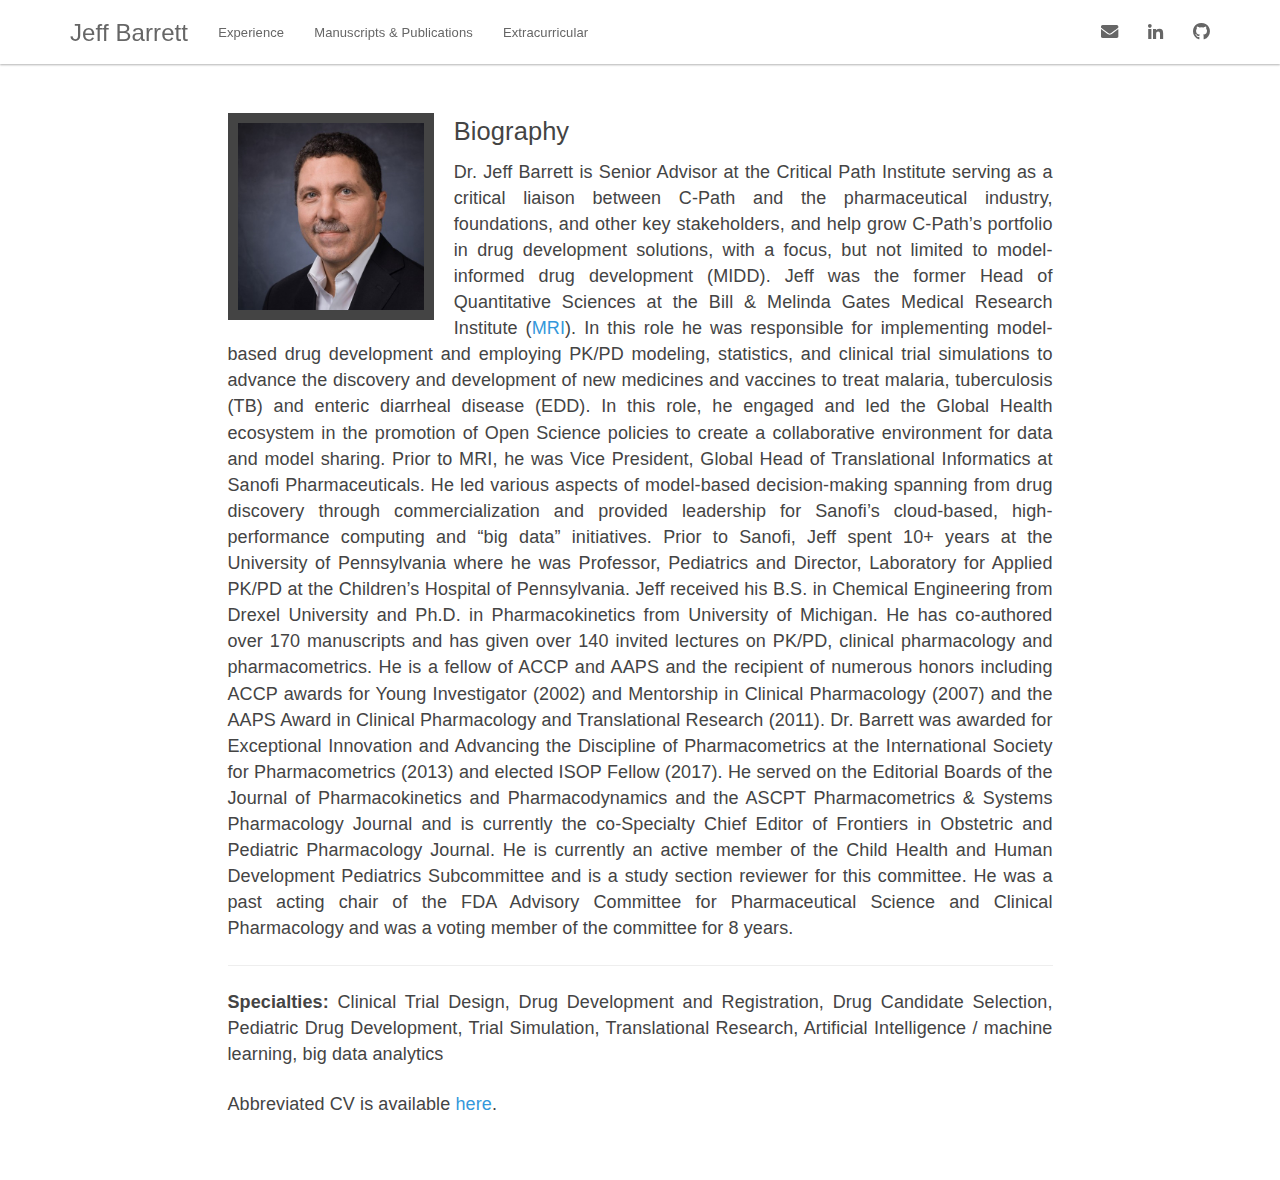
<file: index.html>
<!DOCTYPE html>

<html>

<head>

<meta charset="utf-8" />
<meta name="generator" content="pandoc" />
<meta http-equiv="X-UA-Compatible" content="IE=EDGE" />




<title>index.utf8</title>

<script src="site_libs/jquery-1.11.3/jquery.min.js"></script>
<meta name="viewport" content="width=device-width, initial-scale=1" />
<link href="site_libs/bootstrap-3.3.5/css/paper.min.css" rel="stylesheet" />
<script src="site_libs/bootstrap-3.3.5/js/bootstrap.min.js"></script>
<script src="site_libs/bootstrap-3.3.5/shim/html5shiv.min.js"></script>
<script src="site_libs/bootstrap-3.3.5/shim/respond.min.js"></script>
<script src="site_libs/navigation-1.1/tabsets.js"></script>
<link href="site_libs/highlightjs-9.12.0/default.css" rel="stylesheet" />
<script src="site_libs/highlightjs-9.12.0/highlight.js"></script>
<link href="site_libs/font-awesome-5.1.0/css/all.css" rel="stylesheet" />
<link href="site_libs/font-awesome-5.1.0/css/v4-shims.css" rel="stylesheet" />

<style type="text/css">code{white-space: pre;}</style>
<style type="text/css">
  pre:not([class]) {
    background-color: white;
  }
</style>
<script type="text/javascript">
if (window.hljs) {
  hljs.configure({languages: []});
  hljs.initHighlightingOnLoad();
  if (document.readyState && document.readyState === "complete") {
    window.setTimeout(function() { hljs.initHighlighting(); }, 0);
  }
}
</script>



<style type="text/css">
h1 {
  font-size: 34px;
}
h1.title {
  font-size: 38px;
}
h2 {
  font-size: 30px;
}
h3 {
  font-size: 24px;
}
h4 {
  font-size: 18px;
}
h5 {
  font-size: 16px;
}
h6 {
  font-size: 12px;
}
.table th:not([align]) {
  text-align: left;
}
</style>

<link rel="stylesheet" href="www/css/modest.css" type="text/css" />



<style type = "text/css">
.main-container {
  max-width: 940px;
  margin-left: auto;
  margin-right: auto;
}
code {
  color: inherit;
  background-color: rgba(0, 0, 0, 0.04);
}
img {
  max-width:100%;
}
.tabbed-pane {
  padding-top: 12px;
}
.html-widget {
  margin-bottom: 20px;
}
button.code-folding-btn:focus {
  outline: none;
}
summary {
  display: list-item;
}
</style>


<style type="text/css">
/* padding for bootstrap navbar */
body {
  padding-top: 64px;
  padding-bottom: 40px;
}
/* offset scroll position for anchor links (for fixed navbar)  */
.section h1 {
  padding-top: 69px;
  margin-top: -69px;
}
.section h2 {
  padding-top: 69px;
  margin-top: -69px;
}
.section h3 {
  padding-top: 69px;
  margin-top: -69px;
}
.section h4 {
  padding-top: 69px;
  margin-top: -69px;
}
.section h5 {
  padding-top: 69px;
  margin-top: -69px;
}
.section h6 {
  padding-top: 69px;
  margin-top: -69px;
}
.dropdown-submenu {
  position: relative;
}
.dropdown-submenu>.dropdown-menu {
  top: 0;
  left: 100%;
  margin-top: -6px;
  margin-left: -1px;
  border-radius: 0 6px 6px 6px;
}
.dropdown-submenu:hover>.dropdown-menu {
  display: block;
}
.dropdown-submenu>a:after {
  display: block;
  content: " ";
  float: right;
  width: 0;
  height: 0;
  border-color: transparent;
  border-style: solid;
  border-width: 5px 0 5px 5px;
  border-left-color: #cccccc;
  margin-top: 5px;
  margin-right: -10px;
}
.dropdown-submenu:hover>a:after {
  border-left-color: #ffffff;
}
.dropdown-submenu.pull-left {
  float: none;
}
.dropdown-submenu.pull-left>.dropdown-menu {
  left: -100%;
  margin-left: 10px;
  border-radius: 6px 0 6px 6px;
}
</style>

<script>
// manage active state of menu based on current page
$(document).ready(function () {
  // active menu anchor
  href = window.location.pathname
  href = href.substr(href.lastIndexOf('/') + 1)
  if (href === "")
    href = "index.html";
  var menuAnchor = $('a[href="' + href + '"]');

  // mark it active
  menuAnchor.parent().addClass('active');

  // if it's got a parent navbar menu mark it active as well
  menuAnchor.closest('li.dropdown').addClass('active');
});
</script>

<!-- tabsets -->

<style type="text/css">
.tabset-dropdown > .nav-tabs {
  display: inline-table;
  max-height: 500px;
  min-height: 44px;
  overflow-y: auto;
  background: white;
  border: 1px solid #ddd;
  border-radius: 4px;
}

.tabset-dropdown > .nav-tabs > li.active:before {
  content: "";
  font-family: 'Glyphicons Halflings';
  display: inline-block;
  padding: 10px;
  border-right: 1px solid #ddd;
}

.tabset-dropdown > .nav-tabs.nav-tabs-open > li.active:before {
  content: "&#xe258;";
  border: none;
}

.tabset-dropdown > .nav-tabs.nav-tabs-open:before {
  content: "";
  font-family: 'Glyphicons Halflings';
  display: inline-block;
  padding: 10px;
  border-right: 1px solid #ddd;
}

.tabset-dropdown > .nav-tabs > li.active {
  display: block;
}

.tabset-dropdown > .nav-tabs > li > a,
.tabset-dropdown > .nav-tabs > li > a:focus,
.tabset-dropdown > .nav-tabs > li > a:hover {
  border: none;
  display: inline-block;
  border-radius: 4px;
  background-color: transparent;
}

.tabset-dropdown > .nav-tabs.nav-tabs-open > li {
  display: block;
  float: none;
}

.tabset-dropdown > .nav-tabs > li {
  display: none;
}
</style>

<!-- code folding -->




</head>

<body>


<div class="container-fluid main-container">




<div class="navbar navbar-default  navbar-fixed-top" role="navigation">
  <div class="container">
    <div class="navbar-header">
      <button type="button" class="navbar-toggle collapsed" data-toggle="collapse" data-target="#navbar">
        <span class="icon-bar"></span>
        <span class="icon-bar"></span>
        <span class="icon-bar"></span>
      </button>
      <a class="navbar-brand" href="index.html">Jeff Barrett</a>
    </div>
    <div id="navbar" class="navbar-collapse collapse">
      <ul class="nav navbar-nav">
        <li>
  <a href="experience.html">Experience</a>
</li>
<li>
  <a href="research.html">Manuscripts &amp; Publications</a>
</li>
<li>
  <a href="extracurricular.html">Extracurricular</a>
</li>
      </ul>
      <ul class="nav navbar-nav navbar-right">
        <li>
  <a href="contact.html">
    <span class="fa fa-envelope fa-lg"></span>
     
  </a>
</li>
<li>
  <a href="https://www.linkedin.com/in/jeff-barrett-ba30527/">
    <span class="fa fa-linkedin fa-lg"></span>
     
  </a>
</li>
<li>
  <a href="https://github.com/JeffBarrett15">
    <span class="fa fa-github fa-lg"></span>
     
  </a>
</li>
      </ul>
    </div><!--/.nav-collapse -->
  </div><!--/.container -->
</div><!--/.navbar -->

<div class="fluid-row" id="header">




</div>


<p><br></p>
<p><img src="www/images/FB_profile.jpg" style="width:25%; border:10px solid; margin-right: 20px" align="left"></p>
<div id="biography" class="section level4">
<h4>Biography</h4>
<p>Dr. Jeff Barrett is Senior Advisor at the Critical Path Institute serving as a critical liaison between C-Path and the pharmaceutical industry, foundations, and other key stakeholders, and help grow C-Path’s portfolio in drug development solutions, with a focus, but not limited to model-informed drug development (MIDD). Jeff was the former Head of Quantitative Sciences at the Bill &amp; Melinda Gates Medical Research Institute (<a href="https://www.gatesmri.org/">MRI</a>). In this role he was responsible for implementing model-based drug development and employing PK/PD modeling, statistics, and clinical trial simulations to advance the discovery and development of new medicines and vaccines to treat malaria, tuberculosis (TB) and enteric diarrheal disease (EDD). In this role, he engaged and led the Global Health ecosystem in the promotion of Open Science policies to create a collaborative environment for data and model sharing. Prior to MRI, he was Vice President, Global Head of Translational Informatics at Sanofi Pharmaceuticals. He led various aspects of model-based decision-making spanning from drug discovery through commercialization and provided leadership for Sanofi’s cloud-based, high-performance computing and “big data” initiatives. Prior to Sanofi, Jeff spent 10+ years at the University of Pennsylvania where he was Professor, Pediatrics and Director, Laboratory for Applied PK/PD at the Children’s Hospital of Pennsylvania. Jeff received his B.S. in Chemical Engineering from Drexel University and Ph.D. in Pharmacokinetics from University of Michigan. He has co-authored over 170 manuscripts and has given over 140 invited lectures on PK/PD, clinical pharmacology and pharmacometrics. He is a fellow of ACCP and AAPS and the recipient of numerous honors including ACCP awards for Young Investigator (2002) and Mentorship in Clinical Pharmacology (2007) and the AAPS Award in Clinical Pharmacology and Translational Research (2011). Dr. Barrett was awarded for Exceptional Innovation and Advancing the Discipline of Pharmacometrics at the International Society for Pharmacometrics (2013) and elected ISOP Fellow (2017). He served on the Editorial Boards of the Journal of Pharmacokinetics and Pharmacodynamics and the ASCPT Pharmacometrics &amp; Systems Pharmacology Journal and is currently the co-Specialty Chief Editor of Frontiers in Obstetric and Pediatric Pharmacology Journal. He is currently an active member of the Child Health and Human Development Pediatrics Subcommittee and is a study section reviewer for this committee. He was a past acting chair of the FDA Advisory Committee for Pharmaceutical Science and Clinical Pharmacology and was a voting member of the committee for 8 years.</p>
<hr>
<p><strong>Specialties:</strong> Clinical Trial Design, Drug Development and Registration, Drug Candidate Selection, Pediatric Drug Development, Trial Simulation, Translational Research, Artificial Intelligence / machine learning, big data analytics</p>
<p>Abbreviated CV is available <a href="files/Resume_new.pdf">here</a>.</p>
</div>




</div>

<script>

// add bootstrap table styles to pandoc tables
function bootstrapStylePandocTables() {
  $('tr.header').parent('thead').parent('table').addClass('table table-condensed');
}
$(document).ready(function () {
  bootstrapStylePandocTables();
});


</script>

<!-- tabsets -->

<script>
$(document).ready(function () {
  window.buildTabsets("TOC");
});

$(document).ready(function () {
  $('.tabset-dropdown > .nav-tabs > li').click(function () {
    $(this).parent().toggleClass('nav-tabs-open')
  });
});
</script>

<!-- code folding -->


<!-- dynamically load mathjax for compatibility with self-contained -->
<script>
  (function () {
    var script = document.createElement("script");
    script.type = "text/javascript";
    script.src  = "https://mathjax.rstudio.com/latest/MathJax.js?config=TeX-AMS-MML_HTMLorMML";
    document.getElementsByTagName("head")[0].appendChild(script);
  })();
</script>

</body>
</html>
</file>
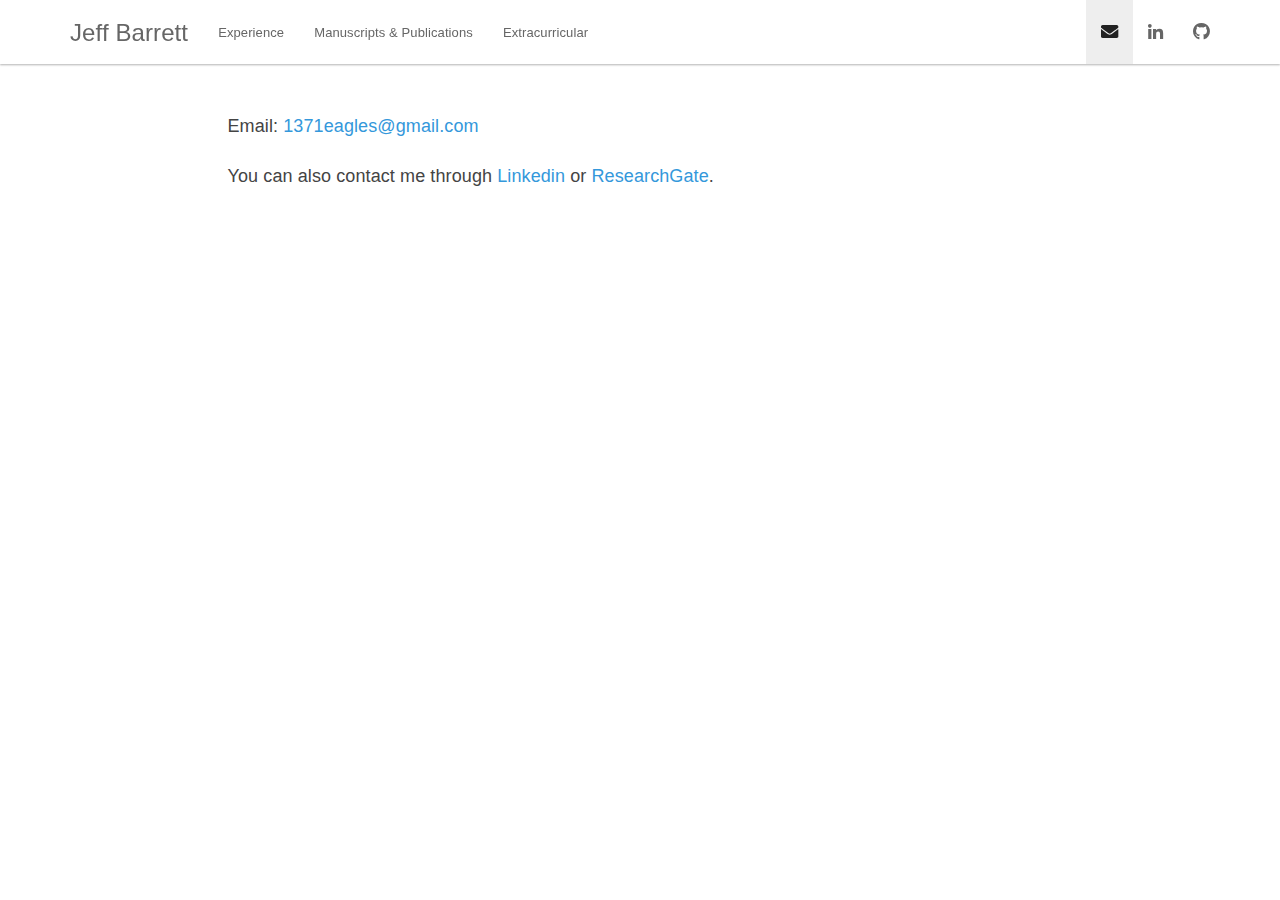
<file: contact.html>
<!DOCTYPE html>

<html>

<head>

<meta charset="utf-8" />
<meta name="generator" content="pandoc" />
<meta http-equiv="X-UA-Compatible" content="IE=EDGE" />




<title>contact.utf8</title>

<script src="site_libs/jquery-1.11.3/jquery.min.js"></script>
<meta name="viewport" content="width=device-width, initial-scale=1" />
<link href="site_libs/bootstrap-3.3.5/css/paper.min.css" rel="stylesheet" />
<script src="site_libs/bootstrap-3.3.5/js/bootstrap.min.js"></script>
<script src="site_libs/bootstrap-3.3.5/shim/html5shiv.min.js"></script>
<script src="site_libs/bootstrap-3.3.5/shim/respond.min.js"></script>
<script src="site_libs/navigation-1.1/tabsets.js"></script>
<link href="site_libs/highlightjs-9.12.0/default.css" rel="stylesheet" />
<script src="site_libs/highlightjs-9.12.0/highlight.js"></script>
<link href="site_libs/font-awesome-5.1.0/css/all.css" rel="stylesheet" />
<link href="site_libs/font-awesome-5.1.0/css/v4-shims.css" rel="stylesheet" />

<style type="text/css">code{white-space: pre;}</style>
<style type="text/css">
  pre:not([class]) {
    background-color: white;
  }
</style>
<script type="text/javascript">
if (window.hljs) {
  hljs.configure({languages: []});
  hljs.initHighlightingOnLoad();
  if (document.readyState && document.readyState === "complete") {
    window.setTimeout(function() { hljs.initHighlighting(); }, 0);
  }
}
</script>



<style type="text/css">
h1 {
  font-size: 34px;
}
h1.title {
  font-size: 38px;
}
h2 {
  font-size: 30px;
}
h3 {
  font-size: 24px;
}
h4 {
  font-size: 18px;
}
h5 {
  font-size: 16px;
}
h6 {
  font-size: 12px;
}
.table th:not([align]) {
  text-align: left;
}
</style>

<link rel="stylesheet" href="www/css/modest.css" type="text/css" />



<style type = "text/css">
.main-container {
  max-width: 940px;
  margin-left: auto;
  margin-right: auto;
}
code {
  color: inherit;
  background-color: rgba(0, 0, 0, 0.04);
}
img {
  max-width:100%;
}
.tabbed-pane {
  padding-top: 12px;
}
.html-widget {
  margin-bottom: 20px;
}
button.code-folding-btn:focus {
  outline: none;
}
summary {
  display: list-item;
}
</style>


<style type="text/css">
/* padding for bootstrap navbar */
body {
  padding-top: 64px;
  padding-bottom: 40px;
}
/* offset scroll position for anchor links (for fixed navbar)  */
.section h1 {
  padding-top: 69px;
  margin-top: -69px;
}
.section h2 {
  padding-top: 69px;
  margin-top: -69px;
}
.section h3 {
  padding-top: 69px;
  margin-top: -69px;
}
.section h4 {
  padding-top: 69px;
  margin-top: -69px;
}
.section h5 {
  padding-top: 69px;
  margin-top: -69px;
}
.section h6 {
  padding-top: 69px;
  margin-top: -69px;
}
.dropdown-submenu {
  position: relative;
}
.dropdown-submenu>.dropdown-menu {
  top: 0;
  left: 100%;
  margin-top: -6px;
  margin-left: -1px;
  border-radius: 0 6px 6px 6px;
}
.dropdown-submenu:hover>.dropdown-menu {
  display: block;
}
.dropdown-submenu>a:after {
  display: block;
  content: " ";
  float: right;
  width: 0;
  height: 0;
  border-color: transparent;
  border-style: solid;
  border-width: 5px 0 5px 5px;
  border-left-color: #cccccc;
  margin-top: 5px;
  margin-right: -10px;
}
.dropdown-submenu:hover>a:after {
  border-left-color: #ffffff;
}
.dropdown-submenu.pull-left {
  float: none;
}
.dropdown-submenu.pull-left>.dropdown-menu {
  left: -100%;
  margin-left: 10px;
  border-radius: 6px 0 6px 6px;
}
</style>

<script>
// manage active state of menu based on current page
$(document).ready(function () {
  // active menu anchor
  href = window.location.pathname
  href = href.substr(href.lastIndexOf('/') + 1)
  if (href === "")
    href = "index.html";
  var menuAnchor = $('a[href="' + href + '"]');

  // mark it active
  menuAnchor.parent().addClass('active');

  // if it's got a parent navbar menu mark it active as well
  menuAnchor.closest('li.dropdown').addClass('active');
});
</script>

<!-- tabsets -->

<style type="text/css">
.tabset-dropdown > .nav-tabs {
  display: inline-table;
  max-height: 500px;
  min-height: 44px;
  overflow-y: auto;
  background: white;
  border: 1px solid #ddd;
  border-radius: 4px;
}

.tabset-dropdown > .nav-tabs > li.active:before {
  content: "";
  font-family: 'Glyphicons Halflings';
  display: inline-block;
  padding: 10px;
  border-right: 1px solid #ddd;
}

.tabset-dropdown > .nav-tabs.nav-tabs-open > li.active:before {
  content: "&#xe258;";
  border: none;
}

.tabset-dropdown > .nav-tabs.nav-tabs-open:before {
  content: "";
  font-family: 'Glyphicons Halflings';
  display: inline-block;
  padding: 10px;
  border-right: 1px solid #ddd;
}

.tabset-dropdown > .nav-tabs > li.active {
  display: block;
}

.tabset-dropdown > .nav-tabs > li > a,
.tabset-dropdown > .nav-tabs > li > a:focus,
.tabset-dropdown > .nav-tabs > li > a:hover {
  border: none;
  display: inline-block;
  border-radius: 4px;
  background-color: transparent;
}

.tabset-dropdown > .nav-tabs.nav-tabs-open > li {
  display: block;
  float: none;
}

.tabset-dropdown > .nav-tabs > li {
  display: none;
}
</style>

<!-- code folding -->




</head>

<body>


<div class="container-fluid main-container">




<div class="navbar navbar-default  navbar-fixed-top" role="navigation">
  <div class="container">
    <div class="navbar-header">
      <button type="button" class="navbar-toggle collapsed" data-toggle="collapse" data-target="#navbar">
        <span class="icon-bar"></span>
        <span class="icon-bar"></span>
        <span class="icon-bar"></span>
      </button>
      <a class="navbar-brand" href="index.html">Jeff Barrett</a>
    </div>
    <div id="navbar" class="navbar-collapse collapse">
      <ul class="nav navbar-nav">
        <li>
  <a href="experience.html">Experience</a>
</li>
<li>
  <a href="research.html">Manuscripts &amp; Publications</a>
</li>
<li>
  <a href="extracurricular.html">Extracurricular</a>
</li>
      </ul>
      <ul class="nav navbar-nav navbar-right">
        <li>
  <a href="contact.html">
    <span class="fa fa-envelope fa-lg"></span>
     
  </a>
</li>
<li>
  <a href="https://www.linkedin.com/in/jeff-barrett-ba30527/">
    <span class="fa fa-linkedin fa-lg"></span>
     
  </a>
</li>
<li>
  <a href="https://github.com/JeffBarrett15">
    <span class="fa fa-github fa-lg"></span>
     
  </a>
</li>
      </ul>
    </div><!--/.nav-collapse -->
  </div><!--/.container -->
</div><!--/.navbar -->

<div class="fluid-row" id="header">




</div>


<p><br></p>
<p>Email: <a href="mailto:1371eagles@gmail.com" class="email">1371eagles@gmail.com</a></p>
<p>You can also contact me through <a href="https://www.linkedin.com/in/jeff-barrett-ba30527/">Linkedin</a> or <a href="https://www.researchgate.net/profile/Jeffrey_Barrett">ResearchGate</a>.</p>




</div>

<script>

// add bootstrap table styles to pandoc tables
function bootstrapStylePandocTables() {
  $('tr.header').parent('thead').parent('table').addClass('table table-condensed');
}
$(document).ready(function () {
  bootstrapStylePandocTables();
});


</script>

<!-- tabsets -->

<script>
$(document).ready(function () {
  window.buildTabsets("TOC");
});

$(document).ready(function () {
  $('.tabset-dropdown > .nav-tabs > li').click(function () {
    $(this).parent().toggleClass('nav-tabs-open')
  });
});
</script>

<!-- code folding -->


<!-- dynamically load mathjax for compatibility with self-contained -->
<script>
  (function () {
    var script = document.createElement("script");
    script.type = "text/javascript";
    script.src  = "https://mathjax.rstudio.com/latest/MathJax.js?config=TeX-AMS-MML_HTMLorMML";
    document.getElementsByTagName("head")[0].appendChild(script);
  })();
</script>

</body>
</html>
</file>
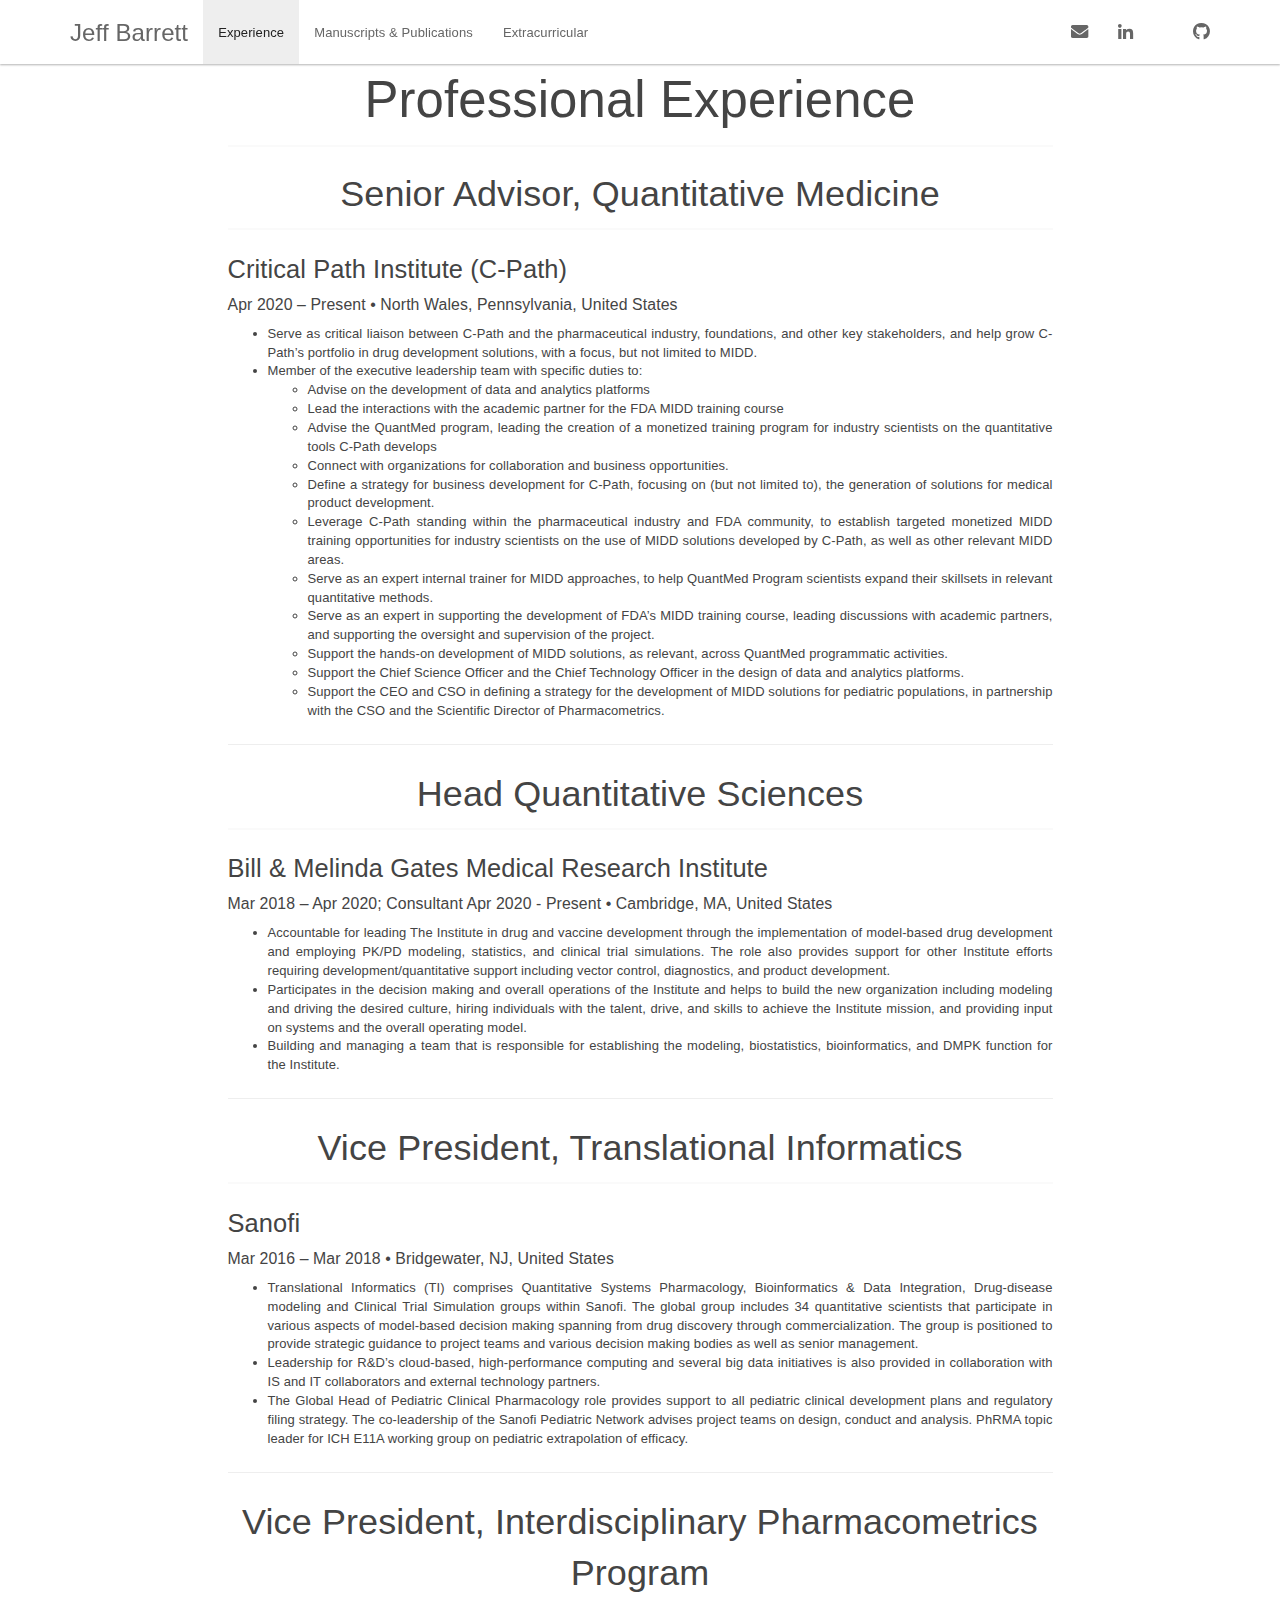
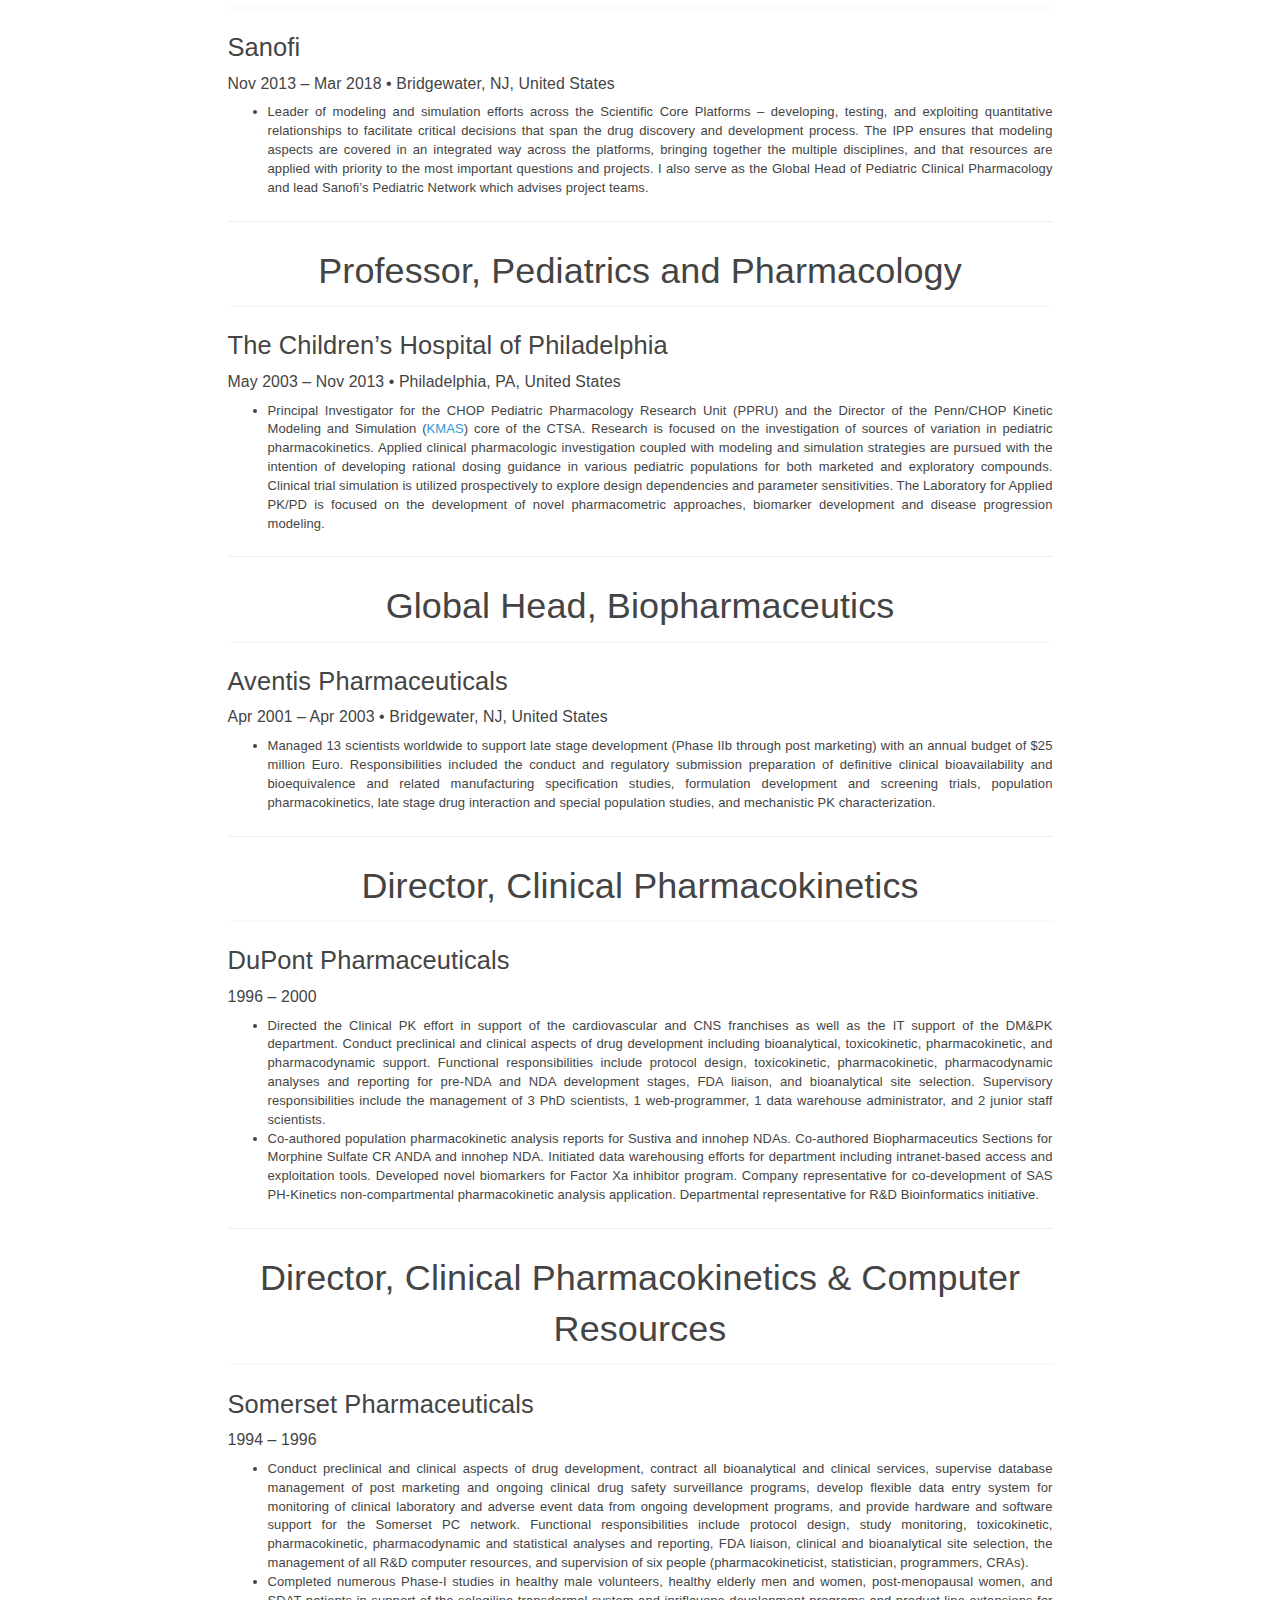
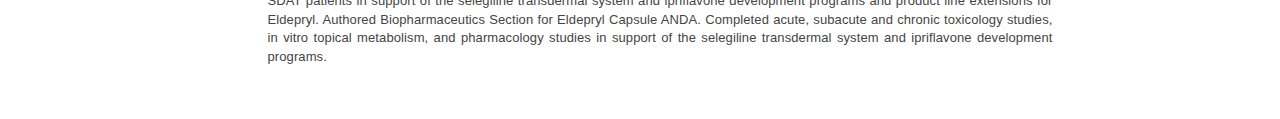
<file: experience.html>
<!DOCTYPE html>

<html>

<head>

<meta charset="utf-8" />
<meta name="generator" content="pandoc" />
<meta http-equiv="X-UA-Compatible" content="IE=EDGE" />




<title>experience.utf8</title>

<script src="site_libs/jquery-1.11.3/jquery.min.js"></script>
<meta name="viewport" content="width=device-width, initial-scale=1" />
<link href="site_libs/bootstrap-3.3.5/css/paper.min.css" rel="stylesheet" />
<script src="site_libs/bootstrap-3.3.5/js/bootstrap.min.js"></script>
<script src="site_libs/bootstrap-3.3.5/shim/html5shiv.min.js"></script>
<script src="site_libs/bootstrap-3.3.5/shim/respond.min.js"></script>
<script src="site_libs/navigation-1.1/tabsets.js"></script>
<link href="site_libs/highlightjs-9.12.0/default.css" rel="stylesheet" />
<script src="site_libs/highlightjs-9.12.0/highlight.js"></script>
<link href="site_libs/font-awesome-5.1.0/css/all.css" rel="stylesheet" />
<link href="site_libs/font-awesome-5.1.0/css/v4-shims.css" rel="stylesheet" />

<style type="text/css">code{white-space: pre;}</style>
<style type="text/css">
  pre:not([class]) {
    background-color: white;
  }
</style>
<script type="text/javascript">
if (window.hljs) {
  hljs.configure({languages: []});
  hljs.initHighlightingOnLoad();
  if (document.readyState && document.readyState === "complete") {
    window.setTimeout(function() { hljs.initHighlighting(); }, 0);
  }
}
</script>



<style type="text/css">
h1 {
  font-size: 34px;
}
h1.title {
  font-size: 38px;
}
h2 {
  font-size: 30px;
}
h3 {
  font-size: 24px;
}
h4 {
  font-size: 18px;
}
h5 {
  font-size: 16px;
}
h6 {
  font-size: 12px;
}
.table th:not([align]) {
  text-align: left;
}
</style>

<link rel="stylesheet" href="www/css/modest.css" type="text/css" />



<style type = "text/css">
.main-container {
  max-width: 940px;
  margin-left: auto;
  margin-right: auto;
}
code {
  color: inherit;
  background-color: rgba(0, 0, 0, 0.04);
}
img {
  max-width:100%;
}
.tabbed-pane {
  padding-top: 12px;
}
.html-widget {
  margin-bottom: 20px;
}
button.code-folding-btn:focus {
  outline: none;
}
summary {
  display: list-item;
}
</style>


<style type="text/css">
/* padding for bootstrap navbar */
body {
  padding-top: 64px;
  padding-bottom: 40px;
}
/* offset scroll position for anchor links (for fixed navbar)  */
.section h1 {
  padding-top: 69px;
  margin-top: -69px;
}
.section h2 {
  padding-top: 69px;
  margin-top: -69px;
}
.section h3 {
  padding-top: 69px;
  margin-top: -69px;
}
.section h4 {
  padding-top: 69px;
  margin-top: -69px;
}
.section h5 {
  padding-top: 69px;
  margin-top: -69px;
}
.section h6 {
  padding-top: 69px;
  margin-top: -69px;
}
.dropdown-submenu {
  position: relative;
}
.dropdown-submenu>.dropdown-menu {
  top: 0;
  left: 100%;
  margin-top: -6px;
  margin-left: -1px;
  border-radius: 0 6px 6px 6px;
}
.dropdown-submenu:hover>.dropdown-menu {
  display: block;
}
.dropdown-submenu>a:after {
  display: block;
  content: " ";
  float: right;
  width: 0;
  height: 0;
  border-color: transparent;
  border-style: solid;
  border-width: 5px 0 5px 5px;
  border-left-color: #cccccc;
  margin-top: 5px;
  margin-right: -10px;
}
.dropdown-submenu:hover>a:after {
  border-left-color: #ffffff;
}
.dropdown-submenu.pull-left {
  float: none;
}
.dropdown-submenu.pull-left>.dropdown-menu {
  left: -100%;
  margin-left: 10px;
  border-radius: 6px 0 6px 6px;
}
</style>

<script>
// manage active state of menu based on current page
$(document).ready(function () {
  // active menu anchor
  href = window.location.pathname
  href = href.substr(href.lastIndexOf('/') + 1)
  if (href === "")
    href = "index.html";
  var menuAnchor = $('a[href="' + href + '"]');

  // mark it active
  menuAnchor.parent().addClass('active');

  // if it's got a parent navbar menu mark it active as well
  menuAnchor.closest('li.dropdown').addClass('active');
});
</script>

<!-- tabsets -->

<style type="text/css">
.tabset-dropdown > .nav-tabs {
  display: inline-table;
  max-height: 500px;
  min-height: 44px;
  overflow-y: auto;
  background: white;
  border: 1px solid #ddd;
  border-radius: 4px;
}

.tabset-dropdown > .nav-tabs > li.active:before {
  content: "";
  font-family: 'Glyphicons Halflings';
  display: inline-block;
  padding: 10px;
  border-right: 1px solid #ddd;
}

.tabset-dropdown > .nav-tabs.nav-tabs-open > li.active:before {
  content: "&#xe258;";
  border: none;
}

.tabset-dropdown > .nav-tabs.nav-tabs-open:before {
  content: "";
  font-family: 'Glyphicons Halflings';
  display: inline-block;
  padding: 10px;
  border-right: 1px solid #ddd;
}

.tabset-dropdown > .nav-tabs > li.active {
  display: block;
}

.tabset-dropdown > .nav-tabs > li > a,
.tabset-dropdown > .nav-tabs > li > a:focus,
.tabset-dropdown > .nav-tabs > li > a:hover {
  border: none;
  display: inline-block;
  border-radius: 4px;
  background-color: transparent;
}

.tabset-dropdown > .nav-tabs.nav-tabs-open > li {
  display: block;
  float: none;
}

.tabset-dropdown > .nav-tabs > li {
  display: none;
}
</style>

<!-- code folding -->




</head>

<body>


<div class="container-fluid main-container">




<div class="navbar navbar-default  navbar-fixed-top" role="navigation">
  <div class="container">
    <div class="navbar-header">
      <button type="button" class="navbar-toggle collapsed" data-toggle="collapse" data-target="#navbar">
        <span class="icon-bar"></span>
        <span class="icon-bar"></span>
        <span class="icon-bar"></span>
      </button>
      <a class="navbar-brand" href="index.html">Jeff Barrett</a>
    </div>
    <div id="navbar" class="navbar-collapse collapse">
      <ul class="nav navbar-nav">
        <li>
  <a href="experience.html">Experience</a>
</li>
<li>
  <a href="research.html">Manuscripts &amp; Publications</a>
</li>
<li>
  <a href="extracurricular.html">Extracurricular</a>
</li>
      </ul>
      <ul class="nav navbar-nav navbar-right">
        <li>
  <a href="contact.html">
    <span class="fa fa-envelope fa-lg"></span>
     
  </a>
</li>
<li>
  <a href="https://www.linkedin.com/in/jeff-barrett-ba30527/">
    <span class="fa fa-linkedin fa-lg"></span>
     
  </a>
</li>
<li>
  <a href="https://www.researchgate.net/profile/Jeffrey_Barrett">
    <span class="fa fa-researchgate fa-lg"></span>
     
  </a>
</li>
<li>
  <a href="https://github.com/JeffBarrett15">
    <span class="fa fa-github fa-lg"></span>
     
  </a>
</li>
      </ul>
    </div><!--/.nav-collapse -->
  </div><!--/.container -->
</div><!--/.navbar -->

<div class="fluid-row" id="header">




</div>


<div id="professional-experience" class="section level2">
<h2>Professional Experience</h2>
<div id="senior-advisor-quantitative-medicine" class="section level3">
<h3>Senior Advisor, Quantitative Medicine</h3>
<div id="critical-path-institute-c-path" class="section level4">
<h4>Critical Path Institute (C-Path)</h4>
<div id="apr-2020-present-north-wales-pennsylvania-united-states" class="section level6">
<h6>Apr 2020 – Present • North Wales, Pennsylvania, United States</h6>
<ul>
<li>Serve as critical liaison between C-Path and the pharmaceutical industry, foundations, and other key stakeholders, and help grow C-Path’s portfolio in drug development solutions, with a focus, but not limited to MIDD.</li>
<li>Member of the executive leadership team with specific duties to:
<ul>
<li>Advise on the development of data and analytics platforms</li>
<li>Lead the interactions with the academic partner for the FDA MIDD training course</li>
<li>Advise the QuantMed program, leading the creation of a monetized training program for industry scientists on the quantitative tools C-Path develops</li>
<li>Connect with organizations for collaboration and business opportunities.</li>
<li>Define a strategy for business development for C-Path, focusing on (but not limited to), the generation of solutions for medical product development.</li>
<li>Leverage C-Path standing within the pharmaceutical industry and FDA community, to establish targeted monetized MIDD training opportunities for industry scientists on the use of MIDD solutions developed by C-Path, as well as other relevant MIDD areas.</li>
<li>Serve as an expert internal trainer for MIDD approaches, to help QuantMed Program scientists expand their skillsets in relevant quantitative methods.</li>
<li>Serve as an expert in supporting the development of FDA’s MIDD training course, leading discussions with academic partners, and supporting the oversight and supervision of the project.</li>
<li>Support the hands-on development of MIDD solutions, as relevant, across QuantMed programmatic activities.</li>
<li>Support the Chief Science Officer and the Chief Technology Officer in the design of data and analytics platforms.</li>
<li>Support the CEO and CSO in defining a strategy for the development of MIDD solutions for pediatric populations, in partnership with the CSO and the Scientific Director of Pharmacometrics.</li>
</ul></li>
</ul>
<hr>
</div>
</div>
</div>
<div id="head-quantitative-sciences" class="section level3">
<h3>Head Quantitative Sciences</h3>
<div id="bill-melinda-gates-medical-research-institute" class="section level4">
<h4>Bill &amp; Melinda Gates Medical Research Institute</h4>
<div id="mar-2018-apr-2020-consultant-apr-2020---present-cambridge-ma-united-states" class="section level6">
<h6>Mar 2018 – Apr 2020; Consultant Apr 2020 - Present • Cambridge, MA, United States</h6>
<ul>
<li>Accountable for leading The Institute in drug and vaccine development through the implementation of model-based drug development and employing PK/PD modeling, statistics, and clinical trial simulations. The role also provides support for other Institute efforts requiring development/quantitative support including vector control, diagnostics, and product development.</li>
<li>Participates in the decision making and overall operations of the Institute and helps to build the new organization including modeling and driving the desired culture, hiring individuals with the talent, drive, and skills to achieve the Institute mission, and providing input on systems and the overall operating model.</li>
<li>Building and managing a team that is responsible for establishing the modeling, biostatistics, bioinformatics, and DMPK function for the Institute.</li>
</ul>
<hr>
</div>
</div>
</div>
<div id="vice-president-translational-informatics" class="section level3">
<h3>Vice President, Translational Informatics</h3>
<div id="sanofi" class="section level4">
<h4>Sanofi</h4>
<div id="mar-2016-mar-2018-bridgewater-nj-united-states" class="section level6">
<h6>Mar 2016 – Mar 2018 • Bridgewater, NJ, United States</h6>
<ul>
<li>Translational Informatics (TI) comprises Quantitative Systems Pharmacology, Bioinformatics &amp; Data Integration, Drug-disease modeling and Clinical Trial Simulation groups within Sanofi. The global group includes 34 quantitative scientists that participate in various aspects of model-based decision making spanning from drug discovery through commercialization. The group is positioned to provide strategic guidance to project teams and various decision making bodies as well as senior management.</li>
<li>Leadership for R&amp;D’s cloud-based, high-performance computing and several big data initiatives is also provided in collaboration with IS and IT collaborators and external technology partners.</li>
<li>The Global Head of Pediatric Clinical Pharmacology role provides support to all pediatric clinical development plans and regulatory filing strategy. The co-leadership of the Sanofi Pediatric Network advises project teams on design, conduct and analysis. PhRMA topic leader for ICH E11A working group on pediatric extrapolation of efficacy.</li>
</ul>
<hr>
</div>
</div>
</div>
<div id="vice-president-interdisciplinary-pharmacometrics-program" class="section level3">
<h3>Vice President, Interdisciplinary Pharmacometrics Program</h3>
<div id="sanofi-1" class="section level4">
<h4>Sanofi</h4>
<div id="nov-2013-mar-2018-bridgewater-nj-united-states" class="section level6">
<h6>Nov 2013 – Mar 2018 • Bridgewater, NJ, United States</h6>
<ul>
<li>Leader of modeling and simulation efforts across the Scientific Core Platforms – developing, testing, and exploiting quantitative relationships to facilitate critical decisions that span the drug discovery and development process. The IPP ensures that modeling aspects are covered in an integrated way across the platforms, bringing together the multiple disciplines, and that resources are applied with priority to the most important questions and projects. I also serve as the Global Head of Pediatric Clinical Pharmacology and lead Sanofi’s Pediatric Network which advises project teams.</li>
</ul>
<hr>
</div>
</div>
</div>
<div id="professor-pediatrics-and-pharmacology" class="section level3">
<h3>Professor, Pediatrics and Pharmacology</h3>
<div id="the-childrens-hospital-of-philadelphia" class="section level4">
<h4>The Children’s Hospital of Philadelphia</h4>
<div id="may-2003-nov-2013-philadelphia-pa-united-states" class="section level6">
<h6>May 2003 – Nov 2013 • Philadelphia, PA, United States</h6>
<ul>
<li>Principal Investigator for the CHOP Pediatric Pharmacology Research Unit (PPRU) and the Director of the Penn/CHOP Kinetic Modeling and Simulation (<a href="https://www.med.upenn.edu/kmas/">KMAS</a>) core of the CTSA. Research is focused on the investigation of sources of variation in pediatric pharmacokinetics. Applied clinical pharmacologic investigation coupled with modeling and simulation strategies are pursued with the intention of developing rational dosing guidance in various pediatric populations for both marketed and exploratory compounds. Clinical trial simulation is utilized prospectively to explore design dependencies and parameter sensitivities. The Laboratory for Applied PK/PD is focused on the development of novel pharmacometric approaches, biomarker development and disease progression modeling.</li>
</ul>
<hr>
</div>
</div>
</div>
<div id="global-head-biopharmaceutics" class="section level3">
<h3>Global Head, Biopharmaceutics</h3>
<div id="aventis-pharmaceuticals" class="section level4">
<h4>Aventis Pharmaceuticals</h4>
<div id="apr-2001-apr-2003-bridgewater-nj-united-states" class="section level6">
<h6>Apr 2001 – Apr 2003 • Bridgewater, NJ, United States</h6>
<ul>
<li>Managed 13 scientists worldwide to support late stage development (Phase IIb through post marketing) with an annual budget of $25 million Euro. Responsibilities included the conduct and regulatory submission preparation of definitive clinical bioavailability and bioequivalence and related manufacturing specification studies, formulation development and screening trials, population pharmacokinetics, late stage drug interaction and special population studies, and mechanistic PK characterization.</li>
</ul>
<hr>
</div>
</div>
</div>
<div id="director-clinical-pharmacokinetics" class="section level3">
<h3>Director, Clinical Pharmacokinetics</h3>
<div id="dupont-pharmaceuticals" class="section level4">
<h4>DuPont Pharmaceuticals</h4>
<div id="section" class="section level6">
<h6>1996 – 2000</h6>
<ul>
<li>Directed the Clinical PK effort in support of the cardiovascular and CNS franchises as well as the IT support of the DM&amp;PK department. Conduct preclinical and clinical aspects of drug development including bioanalytical, toxicokinetic, pharmacokinetic, and pharmacodynamic support. Functional responsibilities include protocol design, toxicokinetic, pharmacokinetic, pharmacodynamic analyses and reporting for pre-NDA and NDA development stages, FDA liaison, and bioanalytical site selection. Supervisory responsibilities include the management of 3 PhD scientists, 1 web-programmer, 1 data warehouse administrator, and 2 junior staff scientists.</li>
<li>Co-authored population pharmacokinetic analysis reports for Sustiva and innohep NDAs. Co-authored Biopharmaceutics Sections for Morphine Sulfate CR ANDA and innohep NDA. Initiated data warehousing efforts for department including intranet-based access and exploitation tools. Developed novel biomarkers for Factor Xa inhibitor program. Company representative for co-development of SAS PH-Kinetics non-compartmental pharmacokinetic analysis application. Departmental representative for R&amp;D Bioinformatics initiative.</li>
</ul>
<hr>
</div>
</div>
</div>
<div id="director-clinical-pharmacokinetics-computer-resources" class="section level3">
<h3>Director, Clinical Pharmacokinetics &amp; Computer Resources</h3>
<div id="somerset-pharmaceuticals" class="section level4">
<h4>Somerset Pharmaceuticals</h4>
<div id="section-1" class="section level6">
<h6>1994 – 1996</h6>
<ul>
<li>Conduct preclinical and clinical aspects of drug development, contract all bioanalytical and clinical services, supervise database management of post marketing and ongoing clinical drug safety surveillance programs, develop flexible data entry system for monitoring of clinical laboratory and adverse event data from ongoing development programs, and provide hardware and software support for the Somerset PC network. Functional responsibilities include protocol design, study monitoring, toxicokinetic, pharmacokinetic, pharmacodynamic and statistical analyses and reporting, FDA liaison, clinical and bioanalytical site selection, the management of all R&amp;D computer resources, and supervision of six people (pharmacokineticist, statistician, programmers, CRAs).</li>
<li>Completed numerous Phase-I studies in healthy male volunteers, healthy elderly men and women, post-menopausal women, and SDAT patients in support of the selegiline transdermal system and ipriflavone development programs and product line extensions for Eldepryl. Authored Biopharmaceutics Section for Eldepryl Capsule ANDA. Completed acute, subacute and chronic toxicology studies, in vitro topical metabolism, and pharmacology studies in support of the selegiline transdermal system and ipriflavone development programs.</li>
</ul>
</div>
</div>
</div>
</div>




</div>

<script>

// add bootstrap table styles to pandoc tables
function bootstrapStylePandocTables() {
  $('tr.header').parent('thead').parent('table').addClass('table table-condensed');
}
$(document).ready(function () {
  bootstrapStylePandocTables();
});


</script>

<!-- tabsets -->

<script>
$(document).ready(function () {
  window.buildTabsets("TOC");
});

$(document).ready(function () {
  $('.tabset-dropdown > .nav-tabs > li').click(function () {
    $(this).parent().toggleClass('nav-tabs-open')
  });
});
</script>

<!-- code folding -->


<!-- dynamically load mathjax for compatibility with self-contained -->
<script>
  (function () {
    var script = document.createElement("script");
    script.type = "text/javascript";
    script.src  = "https://mathjax.rstudio.com/latest/MathJax.js?config=TeX-AMS-MML_HTMLorMML";
    document.getElementsByTagName("head")[0].appendChild(script);
  })();
</script>

</body>
</html>
</file>
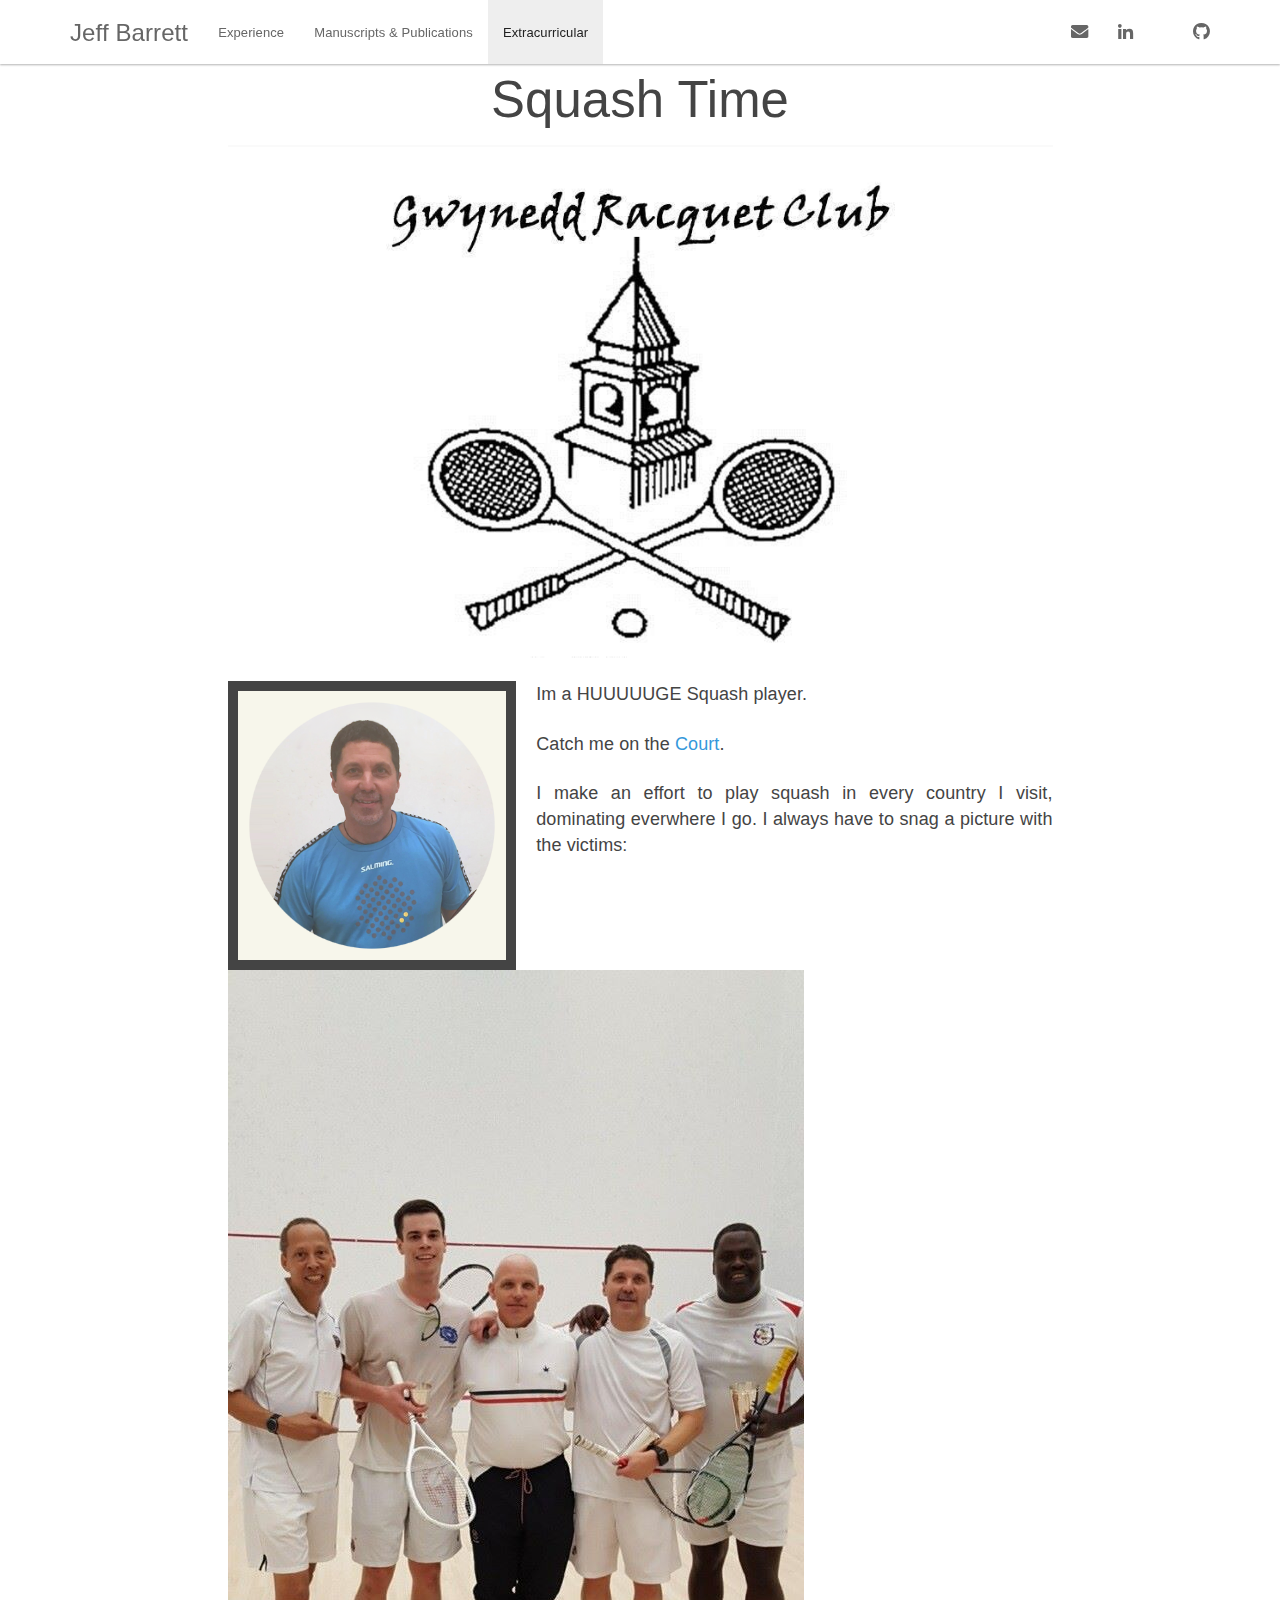
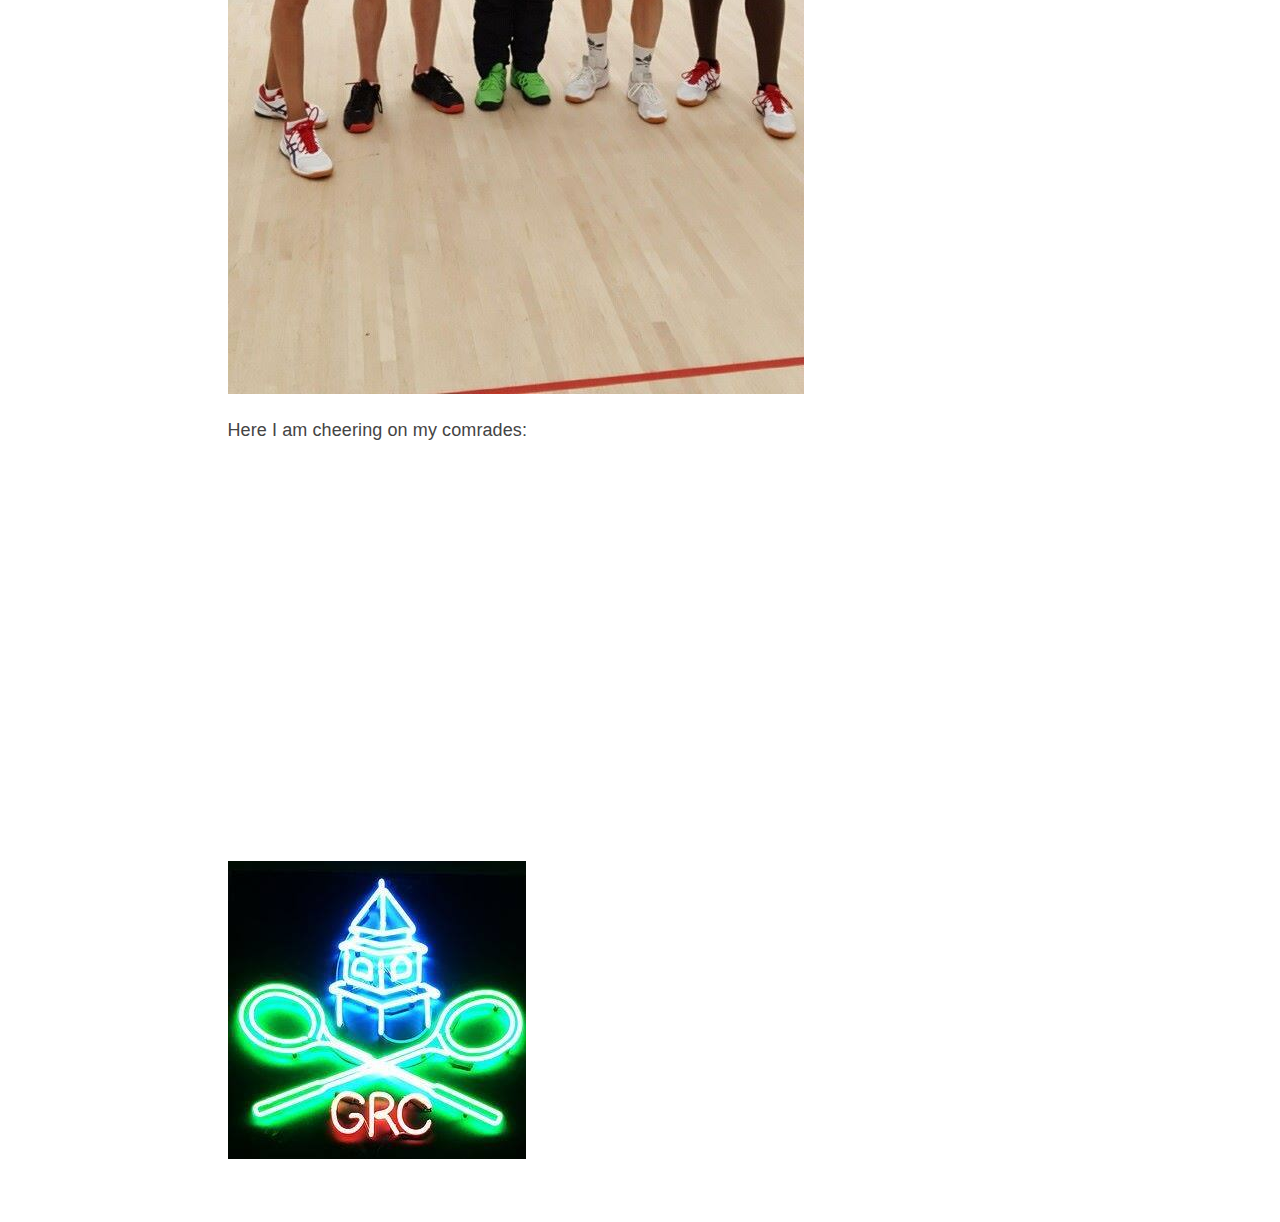
<file: extracurricular.html>
<!DOCTYPE html>

<html>

<head>

<meta charset="utf-8" />
<meta name="generator" content="pandoc" />
<meta http-equiv="X-UA-Compatible" content="IE=EDGE" />




<title>extracurricular.utf8</title>

<script src="site_libs/jquery-1.11.3/jquery.min.js"></script>
<meta name="viewport" content="width=device-width, initial-scale=1" />
<link href="site_libs/bootstrap-3.3.5/css/paper.min.css" rel="stylesheet" />
<script src="site_libs/bootstrap-3.3.5/js/bootstrap.min.js"></script>
<script src="site_libs/bootstrap-3.3.5/shim/html5shiv.min.js"></script>
<script src="site_libs/bootstrap-3.3.5/shim/respond.min.js"></script>
<script src="site_libs/navigation-1.1/tabsets.js"></script>
<link href="site_libs/highlightjs-9.12.0/default.css" rel="stylesheet" />
<script src="site_libs/highlightjs-9.12.0/highlight.js"></script>
<link href="site_libs/font-awesome-5.1.0/css/all.css" rel="stylesheet" />
<link href="site_libs/font-awesome-5.1.0/css/v4-shims.css" rel="stylesheet" />

<style type="text/css">code{white-space: pre;}</style>
<style type="text/css">
  pre:not([class]) {
    background-color: white;
  }
</style>
<script type="text/javascript">
if (window.hljs) {
  hljs.configure({languages: []});
  hljs.initHighlightingOnLoad();
  if (document.readyState && document.readyState === "complete") {
    window.setTimeout(function() { hljs.initHighlighting(); }, 0);
  }
}
</script>



<style type="text/css">
h1 {
  font-size: 34px;
}
h1.title {
  font-size: 38px;
}
h2 {
  font-size: 30px;
}
h3 {
  font-size: 24px;
}
h4 {
  font-size: 18px;
}
h5 {
  font-size: 16px;
}
h6 {
  font-size: 12px;
}
.table th:not([align]) {
  text-align: left;
}
</style>

<link rel="stylesheet" href="www/css/modest.css" type="text/css" />



<style type = "text/css">
.main-container {
  max-width: 940px;
  margin-left: auto;
  margin-right: auto;
}
code {
  color: inherit;
  background-color: rgba(0, 0, 0, 0.04);
}
img {
  max-width:100%;
}
.tabbed-pane {
  padding-top: 12px;
}
.html-widget {
  margin-bottom: 20px;
}
button.code-folding-btn:focus {
  outline: none;
}
summary {
  display: list-item;
}
</style>


<style type="text/css">
/* padding for bootstrap navbar */
body {
  padding-top: 64px;
  padding-bottom: 40px;
}
/* offset scroll position for anchor links (for fixed navbar)  */
.section h1 {
  padding-top: 69px;
  margin-top: -69px;
}
.section h2 {
  padding-top: 69px;
  margin-top: -69px;
}
.section h3 {
  padding-top: 69px;
  margin-top: -69px;
}
.section h4 {
  padding-top: 69px;
  margin-top: -69px;
}
.section h5 {
  padding-top: 69px;
  margin-top: -69px;
}
.section h6 {
  padding-top: 69px;
  margin-top: -69px;
}
.dropdown-submenu {
  position: relative;
}
.dropdown-submenu>.dropdown-menu {
  top: 0;
  left: 100%;
  margin-top: -6px;
  margin-left: -1px;
  border-radius: 0 6px 6px 6px;
}
.dropdown-submenu:hover>.dropdown-menu {
  display: block;
}
.dropdown-submenu>a:after {
  display: block;
  content: " ";
  float: right;
  width: 0;
  height: 0;
  border-color: transparent;
  border-style: solid;
  border-width: 5px 0 5px 5px;
  border-left-color: #cccccc;
  margin-top: 5px;
  margin-right: -10px;
}
.dropdown-submenu:hover>a:after {
  border-left-color: #ffffff;
}
.dropdown-submenu.pull-left {
  float: none;
}
.dropdown-submenu.pull-left>.dropdown-menu {
  left: -100%;
  margin-left: 10px;
  border-radius: 6px 0 6px 6px;
}
</style>

<script>
// manage active state of menu based on current page
$(document).ready(function () {
  // active menu anchor
  href = window.location.pathname
  href = href.substr(href.lastIndexOf('/') + 1)
  if (href === "")
    href = "index.html";
  var menuAnchor = $('a[href="' + href + '"]');

  // mark it active
  menuAnchor.parent().addClass('active');

  // if it's got a parent navbar menu mark it active as well
  menuAnchor.closest('li.dropdown').addClass('active');
});
</script>

<!-- tabsets -->

<style type="text/css">
.tabset-dropdown > .nav-tabs {
  display: inline-table;
  max-height: 500px;
  min-height: 44px;
  overflow-y: auto;
  background: white;
  border: 1px solid #ddd;
  border-radius: 4px;
}

.tabset-dropdown > .nav-tabs > li.active:before {
  content: "";
  font-family: 'Glyphicons Halflings';
  display: inline-block;
  padding: 10px;
  border-right: 1px solid #ddd;
}

.tabset-dropdown > .nav-tabs.nav-tabs-open > li.active:before {
  content: "&#xe258;";
  border: none;
}

.tabset-dropdown > .nav-tabs.nav-tabs-open:before {
  content: "";
  font-family: 'Glyphicons Halflings';
  display: inline-block;
  padding: 10px;
  border-right: 1px solid #ddd;
}

.tabset-dropdown > .nav-tabs > li.active {
  display: block;
}

.tabset-dropdown > .nav-tabs > li > a,
.tabset-dropdown > .nav-tabs > li > a:focus,
.tabset-dropdown > .nav-tabs > li > a:hover {
  border: none;
  display: inline-block;
  border-radius: 4px;
  background-color: transparent;
}

.tabset-dropdown > .nav-tabs.nav-tabs-open > li {
  display: block;
  float: none;
}

.tabset-dropdown > .nav-tabs > li {
  display: none;
}
</style>

<!-- code folding -->




</head>

<body>


<div class="container-fluid main-container">




<div class="navbar navbar-default  navbar-fixed-top" role="navigation">
  <div class="container">
    <div class="navbar-header">
      <button type="button" class="navbar-toggle collapsed" data-toggle="collapse" data-target="#navbar">
        <span class="icon-bar"></span>
        <span class="icon-bar"></span>
        <span class="icon-bar"></span>
      </button>
      <a class="navbar-brand" href="index.html">Jeff Barrett</a>
    </div>
    <div id="navbar" class="navbar-collapse collapse">
      <ul class="nav navbar-nav">
        <li>
  <a href="experience.html">Experience</a>
</li>
<li>
  <a href="research.html">Manuscripts &amp; Publications</a>
</li>
<li>
  <a href="extracurricular.html">Extracurricular</a>
</li>
      </ul>
      <ul class="nav navbar-nav navbar-right">
        <li>
  <a href="contact.html">
    <span class="fa fa-envelope fa-lg"></span>
     
  </a>
</li>
<li>
  <a href="https://www.linkedin.com/in/jeff-barrett-ba30527/">
    <span class="fa fa-linkedin fa-lg"></span>
     
  </a>
</li>
<li>
  <a href="https://www.researchgate.net/profile/Jeffrey_Barrett">
    <span class="fa fa-researchgate fa-lg"></span>
     
  </a>
</li>
<li>
  <a href="https://github.com/JeffBarrett15">
    <span class="fa fa-github fa-lg"></span>
     
  </a>
</li>
      </ul>
    </div><!--/.nav-collapse -->
  </div><!--/.container -->
</div><!--/.navbar -->

<div class="fluid-row" id="header">




</div>


<div id="squash-time" class="section level2">
<h2>Squash Time</h2>
<p><img src="www/images/GRC_Logo_OG.jpg" /></p>
<p><img src="www/images/Squash_profile.png" style="width:35%; border:10px solid; margin-right: 20px" align="left"></p>
<p>Im a HUUUUUGE Squash player.</p>
<p>Catch me on the <a href="https://www.facebook.com/grcsquash">Court</a>.</p>
<p>I make an effort to play squash in every country I visit, dominating everwhere I go. I always have to snag a picture with the victims:</p>
<p><img src="www/images/Squash_group.jpg" /></p>
<p>Here I am cheering on my comrades: <div class="row">
<div class="col-sm-12" align="center">
<iframe src="https://www.youtube.com/embed/xNOGZ0ZzY7Q?start=1" width="420" height="315" frameborder="0" allowfullscreen=""></iframe>
</div>
</div></p>
<p><br></p>
<p><img src="www/images/GRC_Logo.jpg" /></p>
</div>




</div>

<script>

// add bootstrap table styles to pandoc tables
function bootstrapStylePandocTables() {
  $('tr.header').parent('thead').parent('table').addClass('table table-condensed');
}
$(document).ready(function () {
  bootstrapStylePandocTables();
});


</script>

<!-- tabsets -->

<script>
$(document).ready(function () {
  window.buildTabsets("TOC");
});

$(document).ready(function () {
  $('.tabset-dropdown > .nav-tabs > li').click(function () {
    $(this).parent().toggleClass('nav-tabs-open')
  });
});
</script>

<!-- code folding -->


<!-- dynamically load mathjax for compatibility with self-contained -->
<script>
  (function () {
    var script = document.createElement("script");
    script.type = "text/javascript";
    script.src  = "https://mathjax.rstudio.com/latest/MathJax.js?config=TeX-AMS-MML_HTMLorMML";
    document.getElementsByTagName("head")[0].appendChild(script);
  })();
</script>

</body>
</html>
</file>
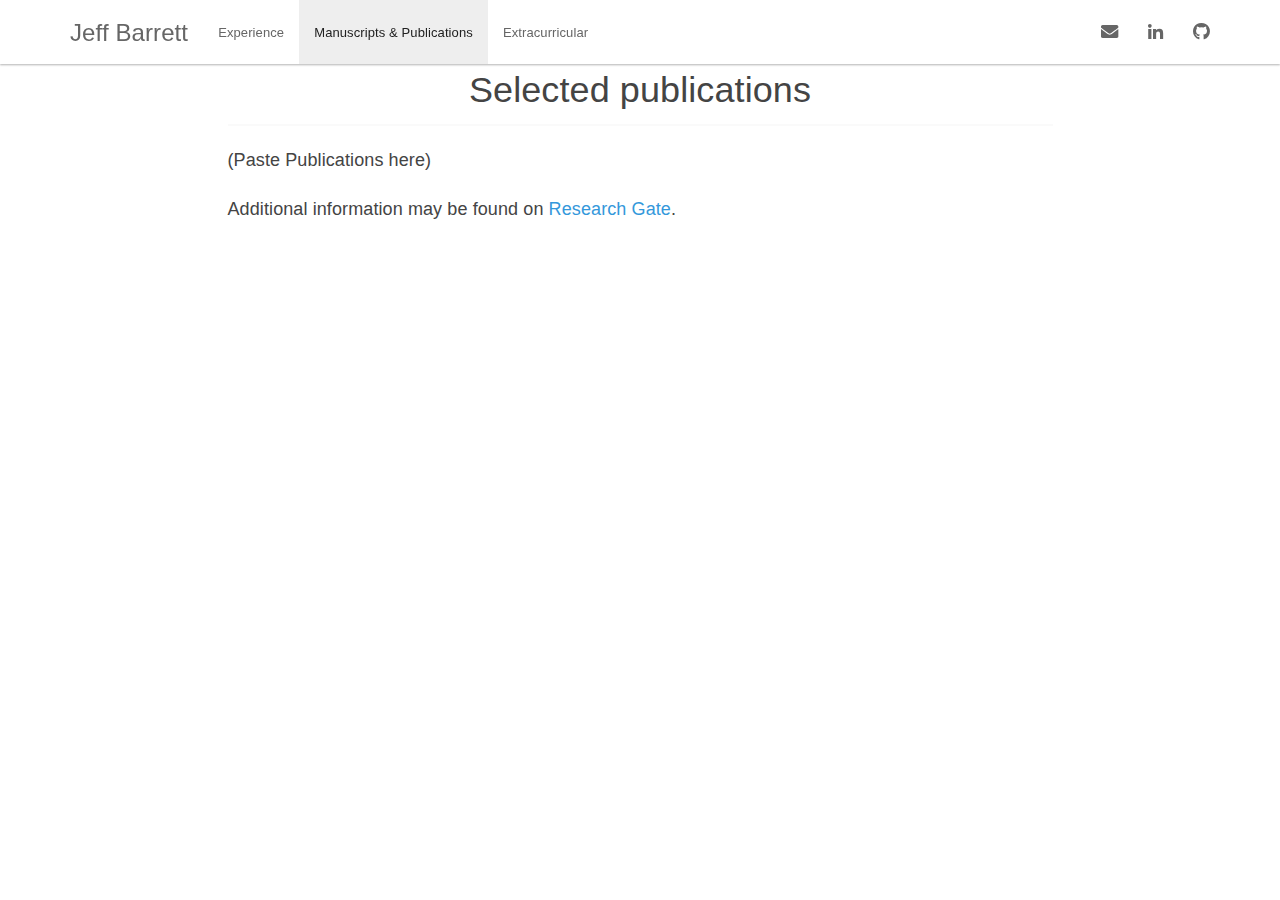
<file: research.html>
<!DOCTYPE html>

<html>

<head>

<meta charset="utf-8" />
<meta name="generator" content="pandoc" />
<meta http-equiv="X-UA-Compatible" content="IE=EDGE" />




<title>research.utf8</title>

<script src="site_libs/jquery-1.11.3/jquery.min.js"></script>
<meta name="viewport" content="width=device-width, initial-scale=1" />
<link href="site_libs/bootstrap-3.3.5/css/paper.min.css" rel="stylesheet" />
<script src="site_libs/bootstrap-3.3.5/js/bootstrap.min.js"></script>
<script src="site_libs/bootstrap-3.3.5/shim/html5shiv.min.js"></script>
<script src="site_libs/bootstrap-3.3.5/shim/respond.min.js"></script>
<script src="site_libs/navigation-1.1/tabsets.js"></script>
<link href="site_libs/highlightjs-9.12.0/default.css" rel="stylesheet" />
<script src="site_libs/highlightjs-9.12.0/highlight.js"></script>
<link href="site_libs/font-awesome-5.1.0/css/all.css" rel="stylesheet" />
<link href="site_libs/font-awesome-5.1.0/css/v4-shims.css" rel="stylesheet" />

<style type="text/css">code{white-space: pre;}</style>
<style type="text/css">
  pre:not([class]) {
    background-color: white;
  }
</style>
<script type="text/javascript">
if (window.hljs) {
  hljs.configure({languages: []});
  hljs.initHighlightingOnLoad();
  if (document.readyState && document.readyState === "complete") {
    window.setTimeout(function() { hljs.initHighlighting(); }, 0);
  }
}
</script>



<style type="text/css">
h1 {
  font-size: 34px;
}
h1.title {
  font-size: 38px;
}
h2 {
  font-size: 30px;
}
h3 {
  font-size: 24px;
}
h4 {
  font-size: 18px;
}
h5 {
  font-size: 16px;
}
h6 {
  font-size: 12px;
}
.table th:not([align]) {
  text-align: left;
}
</style>

<link rel="stylesheet" href="www/css/modest.css" type="text/css" />



<style type = "text/css">
.main-container {
  max-width: 940px;
  margin-left: auto;
  margin-right: auto;
}
code {
  color: inherit;
  background-color: rgba(0, 0, 0, 0.04);
}
img {
  max-width:100%;
}
.tabbed-pane {
  padding-top: 12px;
}
.html-widget {
  margin-bottom: 20px;
}
button.code-folding-btn:focus {
  outline: none;
}
summary {
  display: list-item;
}
</style>


<style type="text/css">
/* padding for bootstrap navbar */
body {
  padding-top: 64px;
  padding-bottom: 40px;
}
/* offset scroll position for anchor links (for fixed navbar)  */
.section h1 {
  padding-top: 69px;
  margin-top: -69px;
}
.section h2 {
  padding-top: 69px;
  margin-top: -69px;
}
.section h3 {
  padding-top: 69px;
  margin-top: -69px;
}
.section h4 {
  padding-top: 69px;
  margin-top: -69px;
}
.section h5 {
  padding-top: 69px;
  margin-top: -69px;
}
.section h6 {
  padding-top: 69px;
  margin-top: -69px;
}
.dropdown-submenu {
  position: relative;
}
.dropdown-submenu>.dropdown-menu {
  top: 0;
  left: 100%;
  margin-top: -6px;
  margin-left: -1px;
  border-radius: 0 6px 6px 6px;
}
.dropdown-submenu:hover>.dropdown-menu {
  display: block;
}
.dropdown-submenu>a:after {
  display: block;
  content: " ";
  float: right;
  width: 0;
  height: 0;
  border-color: transparent;
  border-style: solid;
  border-width: 5px 0 5px 5px;
  border-left-color: #cccccc;
  margin-top: 5px;
  margin-right: -10px;
}
.dropdown-submenu:hover>a:after {
  border-left-color: #ffffff;
}
.dropdown-submenu.pull-left {
  float: none;
}
.dropdown-submenu.pull-left>.dropdown-menu {
  left: -100%;
  margin-left: 10px;
  border-radius: 6px 0 6px 6px;
}
</style>

<script>
// manage active state of menu based on current page
$(document).ready(function () {
  // active menu anchor
  href = window.location.pathname
  href = href.substr(href.lastIndexOf('/') + 1)
  if (href === "")
    href = "index.html";
  var menuAnchor = $('a[href="' + href + '"]');

  // mark it active
  menuAnchor.parent().addClass('active');

  // if it's got a parent navbar menu mark it active as well
  menuAnchor.closest('li.dropdown').addClass('active');
});
</script>

<!-- tabsets -->

<style type="text/css">
.tabset-dropdown > .nav-tabs {
  display: inline-table;
  max-height: 500px;
  min-height: 44px;
  overflow-y: auto;
  background: white;
  border: 1px solid #ddd;
  border-radius: 4px;
}

.tabset-dropdown > .nav-tabs > li.active:before {
  content: "";
  font-family: 'Glyphicons Halflings';
  display: inline-block;
  padding: 10px;
  border-right: 1px solid #ddd;
}

.tabset-dropdown > .nav-tabs.nav-tabs-open > li.active:before {
  content: "&#xe258;";
  border: none;
}

.tabset-dropdown > .nav-tabs.nav-tabs-open:before {
  content: "";
  font-family: 'Glyphicons Halflings';
  display: inline-block;
  padding: 10px;
  border-right: 1px solid #ddd;
}

.tabset-dropdown > .nav-tabs > li.active {
  display: block;
}

.tabset-dropdown > .nav-tabs > li > a,
.tabset-dropdown > .nav-tabs > li > a:focus,
.tabset-dropdown > .nav-tabs > li > a:hover {
  border: none;
  display: inline-block;
  border-radius: 4px;
  background-color: transparent;
}

.tabset-dropdown > .nav-tabs.nav-tabs-open > li {
  display: block;
  float: none;
}

.tabset-dropdown > .nav-tabs > li {
  display: none;
}
</style>

<!-- code folding -->




</head>

<body>


<div class="container-fluid main-container">




<div class="navbar navbar-default  navbar-fixed-top" role="navigation">
  <div class="container">
    <div class="navbar-header">
      <button type="button" class="navbar-toggle collapsed" data-toggle="collapse" data-target="#navbar">
        <span class="icon-bar"></span>
        <span class="icon-bar"></span>
        <span class="icon-bar"></span>
      </button>
      <a class="navbar-brand" href="index.html">Jeff Barrett</a>
    </div>
    <div id="navbar" class="navbar-collapse collapse">
      <ul class="nav navbar-nav">
        <li>
  <a href="experience.html">Experience</a>
</li>
<li>
  <a href="research.html">Manuscripts &amp; Publications</a>
</li>
<li>
  <a href="extracurricular.html">Extracurricular</a>
</li>
      </ul>
      <ul class="nav navbar-nav navbar-right">
        <li>
  <a href="contact.html">
    <span class="fa fa-envelope fa-lg"></span>
     
  </a>
</li>
<li>
  <a href="https://www.linkedin.com/in/jeff-barrett-ba30527/">
    <span class="fa fa-linkedin fa-lg"></span>
     
  </a>
</li>
<li>
  <a href="https://github.com/JeffBarrett15">
    <span class="fa fa-github fa-lg"></span>
     
  </a>
</li>
      </ul>
    </div><!--/.nav-collapse -->
  </div><!--/.container -->
</div><!--/.navbar -->

<div class="fluid-row" id="header">




</div>


<div id="selected-publications" class="section level3">
<h3>Selected publications</h3>
<p>(Paste Publications here)</p>
<p>Additional information may be found on <a href="https://www.researchgate.net/profile/Jeffrey_Barrett">Research Gate</a>.</p>
</div>




</div>

<script>

// add bootstrap table styles to pandoc tables
function bootstrapStylePandocTables() {
  $('tr.header').parent('thead').parent('table').addClass('table table-condensed');
}
$(document).ready(function () {
  bootstrapStylePandocTables();
});


</script>

<!-- tabsets -->

<script>
$(document).ready(function () {
  window.buildTabsets("TOC");
});

$(document).ready(function () {
  $('.tabset-dropdown > .nav-tabs > li').click(function () {
    $(this).parent().toggleClass('nav-tabs-open')
  });
});
</script>

<!-- code folding -->


<!-- dynamically load mathjax for compatibility with self-contained -->
<script>
  (function () {
    var script = document.createElement("script");
    script.type = "text/javascript";
    script.src  = "https://mathjax.rstudio.com/latest/MathJax.js?config=TeX-AMS-MML_HTMLorMML";
    document.getElementsByTagName("head")[0].appendChild(script);
  })();
</script>

</body>
</html>
</file>
<file: site_libs/highlightjs-9.12.0/default.css>
.hljs-literal {
  color: #990073;
}

.hljs-number {
  color: #099;
}

.hljs-comment {
  color: #998;
  font-style: italic;
}

.hljs-keyword {
  color: #900;
  font-weight: bold;
}

.hljs-string {
  color: #d14;
}
</file>
<file: www/css/modest.css>
@media print {
  *,
  *:before,
  *:after {
    background: transparent !important;
    color: #000 !important;
    box-shadow: none !important;
    text-shadow: none !important;
  }

  a,
  a:visited {
    text-decoration: underline;
  }

  a[href]:after {
    content: " (" attr(href) ")";
  }

  abbr[title]:after {
    content: " (" attr(title) ")";
  }

  a[href^="#"]:after,
  a[href^="javascript:"]:after {
    content: "";
  }

  pre,
  blockquote {
    border: 1px solid #999;
    page-break-inside: avoid;
  }

  thead {
    display: table-header-group;
  }

  tr,
  img {
    page-break-inside: avoid;
  }

  img {
    max-width: 100% !important;
  }

  p,
  h2,
  h3 {
    orphans: 3;
    widows: 3;
  }

  h2,
  h3 {
    page-break-after: avoid;
  }
}

pre,
code {
  font-family: Menlo, Monaco, "Courier New", monospace;
}

pre {
  padding: .5rem;
  line-height: 1.25;
  overflow-x: scroll;
}

a,
a:visited {
  color: #3498db;
}

a:hover,
a:focus,
a:active {
  color: #2980b9;
}

.modest-no-decoration {
  text-decoration: none;
}

html {
  font-size: 12px;
}

@media screen and (min-width: 32rem) and (max-width: 48rem) {
  html {
    font-size: 15px;
  }
}

@media screen and (min-width: 48rem) {
  html {
    font-size: 16px;
  }
}

body {
  line-height: 1.85;
}

p,
.modest-p {
  font-size: 1rem;
  margin-bottom: 1.3rem;
}

h1,
.modest-h1,
h2,
.modest-h2,
h3,
.modest-h3,
h4,
.modest-h4 {
  margin: 1.414rem 0 .5rem;
  font-weight: inherit;
  line-height: 1.42;
}

h1,
.modest-h1 {
  margin-top: 0;
  font-size: 3.998rem;
}

h2,
.modest-h2 {
  font-size: 2.827rem;
}

h3,
.modest-h3 {
  font-size: 1.999rem;
}

h4,
.modest-h4 {
  font-size: 1.414rem;
}

h5,
.modest-h5 {
  font-size: 1.121rem;
}

h6,
.modest-h6 {
  font-size: .88rem;
}

small,
.modest-small {
  font-size: .707em;
}

/* https://github.com/mrmrs/fluidity */

img,
canvas,
iframe,
video,
svg,
select,
textarea {
  max-width: 100%;
}

@import url(http://fonts.googleapis.com/css?family=Open+Sans+Condensed:300,300italic,700);

@import url(http://fonts.googleapis.com/css?family=Arimo:700,700italic);

html {
  font-size: 18px;
  max-width: 100%;
}

body {
  color: #444;
  font-family: 'Open Sans Condensed', sans-serif;
  font-weight: 300;
  margin: 0 auto;
  max-width: 48rem;
  line-height: 1.45;
  padding: .25rem;
  text-align: justify;
}

h1,
h2,
h3,
h4,
h5,
h6 {
  font-family: Arimo, Helvetica, sans-serif;
}

h1,
h2,
h3 {
  border-bottom: 2px solid #fafafa;
  margin-bottom: 1.15rem;
  padding-bottom: .5rem;
  text-align: center;
}

blockquote {
  border-left: 8px solid #fafafa;
  padding: 1rem;
}

pre,
code {
  background-color: #fafafa;
}
</file>
<file: site_libs/bootstrap-3.3.5/css/paper.min.css>
@font-face {
  font-family: 'Roboto';
  font-style: normal;
  font-weight: 300;
  src: url(fonts/RobotoLight.ttf) format('truetype');
}
@font-face {
  font-family: 'Roboto';
  font-style: normal;
  font-weight: 400;
  src: url(fonts/Roboto.ttf) format('truetype');
}
@font-face {
  font-family: 'Roboto';
  font-style: normal;
  font-weight: 500;
  src: url(fonts/RobotoMedium.ttf) format('truetype');
}
@font-face {
  font-family: 'Roboto';
  font-style: normal;
  font-weight: 700;
  src: url(fonts/RobotoBold.ttf) format('truetype');
}

/*!
 * bootswatch v3.3.6
 * Homepage: http://bootswatch.com
 * Copyright 2012-2015 Thomas Park
 * Licensed under MIT
 * Based on Bootstrap
*//*!
 * Bootstrap v3.3.6 (http://getbootstrap.com)
 * Copyright 2011-2015 Twitter, Inc.
 * Licensed under MIT (https://github.com/twbs/bootstrap/blob/master/LICENSE)
 *//*! normalize.css v3.0.3 | MIT License | github.com/necolas/normalize.css */html{font-family:sans-serif;-ms-text-size-adjust:100%;-webkit-text-size-adjust:100%}body{margin:0}article,aside,details,figcaption,figure,footer,header,hgroup,main,menu,nav,section,summary{display:block}audio,canvas,progress,video{display:inline-block;vertical-align:baseline}audio:not([controls]){display:none;height:0}[hidden],template{display:none}a{background-color:transparent}a:active,a:hover{outline:0}abbr[title]{border-bottom:1px dotted}b,strong{font-weight:bold}dfn{font-style:italic}h1{font-size:2em;margin:0.67em 0}mark{background:#ff0;color:#000}small{font-size:80%}sub,sup{font-size:75%;line-height:0;position:relative;vertical-align:baseline}sup{top:-0.5em}sub{bottom:-0.25em}img{border:0}svg:not(:root){overflow:hidden}figure{margin:1em 40px}hr{-webkit-box-sizing:content-box;-moz-box-sizing:content-box;box-sizing:content-box;height:0}pre{overflow:auto}code,kbd,pre,samp{font-family:monospace, monospace;font-size:1em}button,input,optgroup,select,textarea{color:inherit;font:inherit;margin:0}button{overflow:visible}button,select{text-transform:none}button,html input[type="button"],input[type="reset"],input[type="submit"]{-webkit-appearance:button;cursor:pointer}button[disabled],html input[disabled]{cursor:default}button::-moz-focus-inner,input::-moz-focus-inner{border:0;padding:0}input{line-height:normal}input[type="checkbox"],input[type="radio"]{-webkit-box-sizing:border-box;-moz-box-sizing:border-box;box-sizing:border-box;padding:0}input[type="number"]::-webkit-inner-spin-button,input[type="number"]::-webkit-outer-spin-button{height:auto}input[type="search"]{-webkit-appearance:textfield;-webkit-box-sizing:content-box;-moz-box-sizing:content-box;box-sizing:content-box}input[type="search"]::-webkit-search-cancel-button,input[type="search"]::-webkit-search-decoration{-webkit-appearance:none}fieldset{border:1px solid #c0c0c0;margin:0 2px;padding:0.35em 0.625em 0.75em}legend{border:0;padding:0}textarea{overflow:auto}optgroup{font-weight:bold}table{border-collapse:collapse;border-spacing:0}td,th{padding:0}/*! Source: https://github.com/h5bp/html5-boilerplate/blob/master/src/css/main.css */@media print{*,*:before,*:after{background:transparent !important;color:#000 !important;-webkit-box-shadow:none !important;box-shadow:none !important;text-shadow:none !important}a,a:visited{text-decoration:underline}a[href]:after{content:" (" attr(href) ")"}abbr[title]:after{content:" (" attr(title) ")"}a[href^="#"]:after,a[href^="javascript:"]:after{content:""}pre,blockquote{border:1px solid #999;page-break-inside:avoid}thead{display:table-header-group}tr,img{page-break-inside:avoid}img{max-width:100% !important}p,h2,h3{orphans:3;widows:3}h2,h3{page-break-after:avoid}.navbar{display:none}.btn>.caret,.dropup>.btn>.caret{border-top-color:#000 !important}.label{border:1px solid #000}.table{border-collapse:collapse !important}.table td,.table th{background-color:#fff !important}.table-bordered th,.table-bordered td{border:1px solid #ddd !important}}@font-face{font-family:'Glyphicons Halflings';src:url('../fonts/glyphicons-halflings-regular.eot');src:url('../fonts/glyphicons-halflings-regular.eot?#iefix') format('embedded-opentype'),url('../fonts/glyphicons-halflings-regular.woff') format('woff'),url('../fonts/glyphicons-halflings-regular.ttf') format('truetype'),url('../fonts/glyphicons-halflings-regular.svg#glyphicons_halflingsregular') format('svg')}.glyphicon{position:relative;top:1px;display:inline-block;font-family:'Glyphicons Halflings';font-style:normal;font-weight:normal;line-height:1;-webkit-font-smoothing:antialiased;-moz-osx-font-smoothing:grayscale}.glyphicon-asterisk:before{content:"\002a"}.glyphicon-plus:before{content:"\002b"}.glyphicon-euro:before,.glyphicon-eur:before{content:"\20ac"}.glyphicon-minus:before{content:"\2212"}.glyphicon-cloud:before{content:"\2601"}.glyphicon-envelope:before{content:"\2709"}.glyphicon-pencil:before{content:"\270f"}.glyphicon-glass:before{content:"\e001"}.glyphicon-music:before{content:"\e002"}.glyphicon-search:before{content:"\e003"}.glyphicon-heart:before{content:"\e005"}.glyphicon-star:before{content:"\e006"}.glyphicon-star-empty:before{content:"\e007"}.glyphicon-user:before{content:"\e008"}.glyphicon-film:before{content:"\e009"}.glyphicon-th-large:before{content:"\e010"}.glyphicon-th:before{content:"\e011"}.glyphicon-th-list:before{content:"\e012"}.glyphicon-ok:before{content:"\e013"}.glyphicon-remove:before{content:"\e014"}.glyphicon-zoom-in:before{content:"\e015"}.glyphicon-zoom-out:before{content:"\e016"}.glyphicon-off:before{content:"\e017"}.glyphicon-signal:before{content:"\e018"}.glyphicon-cog:before{content:"\e019"}.glyphicon-trash:before{content:"\e020"}.glyphicon-home:before{content:"\e021"}.glyphicon-file:before{content:"\e022"}.glyphicon-time:before{content:"\e023"}.glyphicon-road:before{content:"\e024"}.glyphicon-download-alt:before{content:"\e025"}.glyphicon-download:before{content:"\e026"}.glyphicon-upload:before{content:"\e027"}.glyphicon-inbox:before{content:"\e028"}.glyphicon-play-circle:before{content:"\e029"}.glyphicon-repeat:before{content:"\e030"}.glyphicon-refresh:before{content:"\e031"}.glyphicon-list-alt:before{content:"\e032"}.glyphicon-lock:before{content:"\e033"}.glyphicon-flag:before{content:"\e034"}.glyphicon-headphones:before{content:"\e035"}.glyphicon-volume-off:before{content:"\e036"}.glyphicon-volume-down:before{content:"\e037"}.glyphicon-volume-up:before{content:"\e038"}.glyphicon-qrcode:before{content:"\e039"}.glyphicon-barcode:before{content:"\e040"}.glyphicon-tag:before{content:"\e041"}.glyphicon-tags:before{content:"\e042"}.glyphicon-book:before{content:"\e043"}.glyphicon-bookmark:before{content:"\e044"}.glyphicon-print:before{content:"\e045"}.glyphicon-camera:before{content:"\e046"}.glyphicon-font:before{content:"\e047"}.glyphicon-bold:before{content:"\e048"}.glyphicon-italic:before{content:"\e049"}.glyphicon-text-height:before{content:"\e050"}.glyphicon-text-width:before{content:"\e051"}.glyphicon-align-left:before{content:"\e052"}.glyphicon-align-center:before{content:"\e053"}.glyphicon-align-right:before{content:"\e054"}.glyphicon-align-justify:before{content:"\e055"}.glyphicon-list:before{content:"\e056"}.glyphicon-indent-left:before{content:"\e057"}.glyphicon-indent-right:before{content:"\e058"}.glyphicon-facetime-video:before{content:"\e059"}.glyphicon-picture:before{content:"\e060"}.glyphicon-map-marker:before{content:"\e062"}.glyphicon-adjust:before{content:"\e063"}.glyphicon-tint:before{content:"\e064"}.glyphicon-edit:before{content:"\e065"}.glyphicon-share:before{content:"\e066"}.glyphicon-check:before{content:"\e067"}.glyphicon-move:before{content:"\e068"}.glyphicon-step-backward:before{content:"\e069"}.glyphicon-fast-backward:before{content:"\e070"}.glyphicon-backward:before{content:"\e071"}.glyphicon-play:before{content:"\e072"}.glyphicon-pause:before{content:"\e073"}.glyphicon-stop:before{content:"\e074"}.glyphicon-forward:before{content:"\e075"}.glyphicon-fast-forward:before{content:"\e076"}.glyphicon-step-forward:before{content:"\e077"}.glyphicon-eject:before{content:"\e078"}.glyphicon-chevron-left:before{content:"\e079"}.glyphicon-chevron-right:before{content:"\e080"}.glyphicon-plus-sign:before{content:"\e081"}.glyphicon-minus-sign:before{content:"\e082"}.glyphicon-remove-sign:before{content:"\e083"}.glyphicon-ok-sign:before{content:"\e084"}.glyphicon-question-sign:before{content:"\e085"}.glyphicon-info-sign:before{content:"\e086"}.glyphicon-screenshot:before{content:"\e087"}.glyphicon-remove-circle:before{content:"\e088"}.glyphicon-ok-circle:before{content:"\e089"}.glyphicon-ban-circle:before{content:"\e090"}.glyphicon-arrow-left:before{content:"\e091"}.glyphicon-arrow-right:before{content:"\e092"}.glyphicon-arrow-up:before{content:"\e093"}.glyphicon-arrow-down:before{content:"\e094"}.glyphicon-share-alt:before{content:"\e095"}.glyphicon-resize-full:before{content:"\e096"}.glyphicon-resize-small:before{content:"\e097"}.glyphicon-exclamation-sign:before{content:"\e101"}.glyphicon-gift:before{content:"\e102"}.glyphicon-leaf:before{content:"\e103"}.glyphicon-fire:before{content:"\e104"}.glyphicon-eye-open:before{content:"\e105"}.glyphicon-eye-close:before{content:"\e106"}.glyphicon-warning-sign:before{content:"\e107"}.glyphicon-plane:before{content:"\e108"}.glyphicon-calendar:before{content:"\e109"}.glyphicon-random:before{content:"\e110"}.glyphicon-comment:before{content:"\e111"}.glyphicon-magnet:before{content:"\e112"}.glyphicon-chevron-up:before{content:"\e113"}.glyphicon-chevron-down:before{content:"\e114"}.glyphicon-retweet:before{content:"\e115"}.glyphicon-shopping-cart:before{content:"\e116"}.glyphicon-folder-close:before{content:"\e117"}.glyphicon-folder-open:before{content:"\e118"}.glyphicon-resize-vertical:before{content:"\e119"}.glyphicon-resize-horizontal:before{content:"\e120"}.glyphicon-hdd:before{content:"\e121"}.glyphicon-bullhorn:before{content:"\e122"}.glyphicon-bell:before{content:"\e123"}.glyphicon-certificate:before{content:"\e124"}.glyphicon-thumbs-up:before{content:"\e125"}.glyphicon-thumbs-down:before{content:"\e126"}.glyphicon-hand-right:before{content:"\e127"}.glyphicon-hand-left:before{content:"\e128"}.glyphicon-hand-up:before{content:"\e129"}.glyphicon-hand-down:before{content:"\e130"}.glyphicon-circle-arrow-right:before{content:"\e131"}.glyphicon-circle-arrow-left:before{content:"\e132"}.glyphicon-circle-arrow-up:before{content:"\e133"}.glyphicon-circle-arrow-down:before{content:"\e134"}.glyphicon-globe:before{content:"\e135"}.glyphicon-wrench:before{content:"\e136"}.glyphicon-tasks:before{content:"\e137"}.glyphicon-filter:before{content:"\e138"}.glyphicon-briefcase:before{content:"\e139"}.glyphicon-fullscreen:before{content:"\e140"}.glyphicon-dashboard:before{content:"\e141"}.glyphicon-paperclip:before{content:"\e142"}.glyphicon-heart-empty:before{content:"\e143"}.glyphicon-link:before{content:"\e144"}.glyphicon-phone:before{content:"\e145"}.glyphicon-pushpin:before{content:"\e146"}.glyphicon-usd:before{content:"\e148"}.glyphicon-gbp:before{content:"\e149"}.glyphicon-sort:before{content:"\e150"}.glyphicon-sort-by-alphabet:before{content:"\e151"}.glyphicon-sort-by-alphabet-alt:before{content:"\e152"}.glyphicon-sort-by-order:before{content:"\e153"}.glyphicon-sort-by-order-alt:before{content:"\e154"}.glyphicon-sort-by-attributes:before{content:"\e155"}.glyphicon-sort-by-attributes-alt:before{content:"\e156"}.glyphicon-unchecked:before{content:"\e157"}.glyphicon-expand:before{content:"\e158"}.glyphicon-collapse-down:before{content:"\e159"}.glyphicon-collapse-up:before{content:"\e160"}.glyphicon-log-in:before{content:"\e161"}.glyphicon-flash:before{content:"\e162"}.glyphicon-log-out:before{content:"\e163"}.glyphicon-new-window:before{content:"\e164"}.glyphicon-record:before{content:"\e165"}.glyphicon-save:before{content:"\e166"}.glyphicon-open:before{content:"\e167"}.glyphicon-saved:before{content:"\e168"}.glyphicon-import:before{content:"\e169"}.glyphicon-export:before{content:"\e170"}.glyphicon-send:before{content:"\e171"}.glyphicon-floppy-disk:before{content:"\e172"}.glyphicon-floppy-saved:before{content:"\e173"}.glyphicon-floppy-remove:before{content:"\e174"}.glyphicon-floppy-save:before{content:"\e175"}.glyphicon-floppy-open:before{content:"\e176"}.glyphicon-credit-card:before{content:"\e177"}.glyphicon-transfer:before{content:"\e178"}.glyphicon-cutlery:before{content:"\e179"}.glyphicon-header:before{content:"\e180"}.glyphicon-compressed:before{content:"\e181"}.glyphicon-earphone:before{content:"\e182"}.glyphicon-phone-alt:before{content:"\e183"}.glyphicon-tower:before{content:"\e184"}.glyphicon-stats:before{content:"\e185"}.glyphicon-sd-video:before{content:"\e186"}.glyphicon-hd-video:before{content:"\e187"}.glyphicon-subtitles:before{content:"\e188"}.glyphicon-sound-stereo:before{content:"\e189"}.glyphicon-sound-dolby:before{content:"\e190"}.glyphicon-sound-5-1:before{content:"\e191"}.glyphicon-sound-6-1:before{content:"\e192"}.glyphicon-sound-7-1:before{content:"\e193"}.glyphicon-copyright-mark:before{content:"\e194"}.glyphicon-registration-mark:before{content:"\e195"}.glyphicon-cloud-download:before{content:"\e197"}.glyphicon-cloud-upload:before{content:"\e198"}.glyphicon-tree-conifer:before{content:"\e199"}.glyphicon-tree-deciduous:before{content:"\e200"}.glyphicon-cd:before{content:"\e201"}.glyphicon-save-file:before{content:"\e202"}.glyphicon-open-file:before{content:"\e203"}.glyphicon-level-up:before{content:"\e204"}.glyphicon-copy:before{content:"\e205"}.glyphicon-paste:before{content:"\e206"}.glyphicon-alert:before{content:"\e209"}.glyphicon-equalizer:before{content:"\e210"}.glyphicon-king:before{content:"\e211"}.glyphicon-queen:before{content:"\e212"}.glyphicon-pawn:before{content:"\e213"}.glyphicon-bishop:before{content:"\e214"}.glyphicon-knight:before{content:"\e215"}.glyphicon-baby-formula:before{content:"\e216"}.glyphicon-tent:before{content:"\26fa"}.glyphicon-blackboard:before{content:"\e218"}.glyphicon-bed:before{content:"\e219"}.glyphicon-apple:before{content:"\f8ff"}.glyphicon-erase:before{content:"\e221"}.glyphicon-hourglass:before{content:"\231b"}.glyphicon-lamp:before{content:"\e223"}.glyphicon-duplicate:before{content:"\e224"}.glyphicon-piggy-bank:before{content:"\e225"}.glyphicon-scissors:before{content:"\e226"}.glyphicon-bitcoin:before{content:"\e227"}.glyphicon-btc:before{content:"\e227"}.glyphicon-xbt:before{content:"\e227"}.glyphicon-yen:before{content:"\00a5"}.glyphicon-jpy:before{content:"\00a5"}.glyphicon-ruble:before{content:"\20bd"}.glyphicon-rub:before{content:"\20bd"}.glyphicon-scale:before{content:"\e230"}.glyphicon-ice-lolly:before{content:"\e231"}.glyphicon-ice-lolly-tasted:before{content:"\e232"}.glyphicon-education:before{content:"\e233"}.glyphicon-option-horizontal:before{content:"\e234"}.glyphicon-option-vertical:before{content:"\e235"}.glyphicon-menu-hamburger:before{content:"\e236"}.glyphicon-modal-window:before{content:"\e237"}.glyphicon-oil:before{content:"\e238"}.glyphicon-grain:before{content:"\e239"}.glyphicon-sunglasses:before{content:"\e240"}.glyphicon-text-size:before{content:"\e241"}.glyphicon-text-color:before{content:"\e242"}.glyphicon-text-background:before{content:"\e243"}.glyphicon-object-align-top:before{content:"\e244"}.glyphicon-object-align-bottom:before{content:"\e245"}.glyphicon-object-align-horizontal:before{content:"\e246"}.glyphicon-object-align-left:before{content:"\e247"}.glyphicon-object-align-vertical:before{content:"\e248"}.glyphicon-object-align-right:before{content:"\e249"}.glyphicon-triangle-right:before{content:"\e250"}.glyphicon-triangle-left:before{content:"\e251"}.glyphicon-triangle-bottom:before{content:"\e252"}.glyphicon-triangle-top:before{content:"\e253"}.glyphicon-console:before{content:"\e254"}.glyphicon-superscript:before{content:"\e255"}.glyphicon-subscript:before{content:"\e256"}.glyphicon-menu-left:before{content:"\e257"}.glyphicon-menu-right:before{content:"\e258"}.glyphicon-menu-down:before{content:"\e259"}.glyphicon-menu-up:before{content:"\e260"}*{-webkit-box-sizing:border-box;-moz-box-sizing:border-box;box-sizing:border-box}*:before,*:after{-webkit-box-sizing:border-box;-moz-box-sizing:border-box;box-sizing:border-box}html{font-size:10px;-webkit-tap-highlight-color:rgba(0,0,0,0)}body{font-family:"Roboto","Helvetica Neue",Helvetica,Arial,sans-serif;font-size:13px;line-height:1.846;color:#666666;background-color:#ffffff}input,button,select,textarea{font-family:inherit;font-size:inherit;line-height:inherit}a{color:#2196f3;text-decoration:none}a:hover,a:focus{color:#0a6ebd;text-decoration:underline}a:focus{outline:thin dotted;outline:5px auto -webkit-focus-ring-color;outline-offset:-2px}figure{margin:0}img{vertical-align:middle}.img-responsive,.thumbnail>img,.thumbnail a>img,.carousel-inner>.item>img,.carousel-inner>.item>a>img{display:block;max-width:100%;height:auto}.img-rounded{border-radius:3px}.img-thumbnail{padding:4px;line-height:1.846;background-color:#ffffff;border:1px solid #dddddd;border-radius:3px;-webkit-transition:all .2s ease-in-out;-o-transition:all .2s ease-in-out;transition:all .2s ease-in-out;display:inline-block;max-width:100%;height:auto}.img-circle{border-radius:50%}hr{margin-top:23px;margin-bottom:23px;border:0;border-top:1px solid #eeeeee}.sr-only{position:absolute;width:1px;height:1px;margin:-1px;padding:0;overflow:hidden;clip:rect(0, 0, 0, 0);border:0}.sr-only-focusable:active,.sr-only-focusable:focus{position:static;width:auto;height:auto;margin:0;overflow:visible;clip:auto}[role="button"]{cursor:pointer}h1,h2,h3,h4,h5,h6,.h1,.h2,.h3,.h4,.h5,.h6{font-family:inherit;font-weight:400;line-height:1.1;color:#444444}h1 small,h2 small,h3 small,h4 small,h5 small,h6 small,.h1 small,.h2 small,.h3 small,.h4 small,.h5 small,.h6 small,h1 .small,h2 .small,h3 .small,h4 .small,h5 .small,h6 .small,.h1 .small,.h2 .small,.h3 .small,.h4 .small,.h5 .small,.h6 .small{font-weight:normal;line-height:1;color:#bbbbbb}h1,.h1,h2,.h2,h3,.h3{margin-top:23px;margin-bottom:11.5px}h1 small,.h1 small,h2 small,.h2 small,h3 small,.h3 small,h1 .small,.h1 .small,h2 .small,.h2 .small,h3 .small,.h3 .small{font-size:65%}h4,.h4,h5,.h5,h6,.h6{margin-top:11.5px;margin-bottom:11.5px}h4 small,.h4 small,h5 small,.h5 small,h6 small,.h6 small,h4 .small,.h4 .small,h5 .small,.h5 .small,h6 .small,.h6 .small{font-size:75%}h1,.h1{font-size:56px}h2,.h2{font-size:45px}h3,.h3{font-size:34px}h4,.h4{font-size:24px}h5,.h5{font-size:20px}h6,.h6{font-size:14px}p{margin:0 0 11.5px}.lead{margin-bottom:23px;font-size:14px;font-weight:300;line-height:1.4}@media (min-width:768px){.lead{font-size:19.5px}}small,.small{font-size:92%}mark,.mark{background-color:#ffe0b2;padding:.2em}.text-left{text-align:left}.text-right{text-align:right}.text-center{text-align:center}.text-justify{text-align:justify}.text-nowrap{white-space:nowrap}.text-lowercase{text-transform:lowercase}.text-uppercase{text-transform:uppercase}.text-capitalize{text-transform:capitalize}.text-muted{color:#bbbbbb}.text-primary{color:#2196f3}a.text-primary:hover,a.text-primary:focus{color:#0c7cd5}.text-success{color:#4caf50}a.text-success:hover,a.text-success:focus{color:#3d8b40}.text-info{color:#9c27b0}a.text-info:hover,a.text-info:focus{color:#771e86}.text-warning{color:#ff9800}a.text-warning:hover,a.text-warning:focus{color:#cc7a00}.text-danger{color:#e51c23}a.text-danger:hover,a.text-danger:focus{color:#b9151b}.bg-primary{color:#fff;background-color:#2196f3}a.bg-primary:hover,a.bg-primary:focus{background-color:#0c7cd5}.bg-success{background-color:#dff0d8}a.bg-success:hover,a.bg-success:focus{background-color:#c1e2b3}.bg-info{background-color:#e1bee7}a.bg-info:hover,a.bg-info:focus{background-color:#d099d9}.bg-warning{background-color:#ffe0b2}a.bg-warning:hover,a.bg-warning:focus{background-color:#ffcb7f}.bg-danger{background-color:#f9bdbb}a.bg-danger:hover,a.bg-danger:focus{background-color:#f5908c}.page-header{padding-bottom:10.5px;margin:46px 0 23px;border-bottom:1px solid #eeeeee}ul,ol{margin-top:0;margin-bottom:11.5px}ul ul,ol ul,ul ol,ol ol{margin-bottom:0}.list-unstyled{padding-left:0;list-style:none}.list-inline{padding-left:0;list-style:none;margin-left:-5px}.list-inline>li{display:inline-block;padding-left:5px;padding-right:5px}dl{margin-top:0;margin-bottom:23px}dt,dd{line-height:1.846}dt{font-weight:bold}dd{margin-left:0}@media (min-width:768px){.dl-horizontal dt{float:left;width:160px;clear:left;text-align:right;overflow:hidden;text-overflow:ellipsis;white-space:nowrap}.dl-horizontal dd{margin-left:180px}}abbr[title],abbr[data-original-title]{cursor:help;border-bottom:1px dotted #bbbbbb}.initialism{font-size:90%;text-transform:uppercase}blockquote{padding:11.5px 23px;margin:0 0 23px;font-size:16.25px;border-left:5px solid #eeeeee}blockquote p:last-child,blockquote ul:last-child,blockquote ol:last-child{margin-bottom:0}blockquote footer,blockquote small,blockquote .small{display:block;font-size:80%;line-height:1.846;color:#bbbbbb}blockquote footer:before,blockquote small:before,blockquote .small:before{content:'\2014 \00A0'}.blockquote-reverse,blockquote.pull-right{padding-right:15px;padding-left:0;border-right:5px solid #eeeeee;border-left:0;text-align:right}.blockquote-reverse footer:before,blockquote.pull-right footer:before,.blockquote-reverse small:before,blockquote.pull-right small:before,.blockquote-reverse .small:before,blockquote.pull-right .small:before{content:''}.blockquote-reverse footer:after,blockquote.pull-right footer:after,.blockquote-reverse small:after,blockquote.pull-right small:after,.blockquote-reverse .small:after,blockquote.pull-right .small:after{content:'\00A0 \2014'}address{margin-bottom:23px;font-style:normal;line-height:1.846}code,kbd,pre,samp{font-family:monospace}code{padding:2px 4px;font-size:90%;color:#c7254e;background-color:#f9f2f4;border-radius:3px}kbd{padding:2px 4px;font-size:90%;color:#ffffff;background-color:#333333;border-radius:3px;-webkit-box-shadow:inset 0 -1px 0 rgba(0,0,0,0.25);box-shadow:inset 0 -1px 0 rgba(0,0,0,0.25)}kbd kbd{padding:0;font-size:100%;font-weight:bold;-webkit-box-shadow:none;box-shadow:none}pre{display:block;padding:11px;margin:0 0 11.5px;font-size:12px;line-height:1.846;word-break:break-all;word-wrap:break-word;color:#212121;background-color:#f5f5f5;border:1px solid #cccccc;border-radius:3px}pre code{padding:0;font-size:inherit;color:inherit;white-space:pre-wrap;background-color:transparent;border-radius:0}.pre-scrollable{max-height:340px;overflow-y:scroll}.container{margin-right:auto;margin-left:auto;padding-left:15px;padding-right:15px}@media (min-width:768px){.container{width:750px}}@media (min-width:992px){.container{width:970px}}@media (min-width:1200px){.container{width:1170px}}.container-fluid{margin-right:auto;margin-left:auto;padding-left:15px;padding-right:15px}.row{margin-left:-15px;margin-right:-15px}.col-xs-1,.col-sm-1,.col-md-1,.col-lg-1,.col-xs-2,.col-sm-2,.col-md-2,.col-lg-2,.col-xs-3,.col-sm-3,.col-md-3,.col-lg-3,.col-xs-4,.col-sm-4,.col-md-4,.col-lg-4,.col-xs-5,.col-sm-5,.col-md-5,.col-lg-5,.col-xs-6,.col-sm-6,.col-md-6,.col-lg-6,.col-xs-7,.col-sm-7,.col-md-7,.col-lg-7,.col-xs-8,.col-sm-8,.col-md-8,.col-lg-8,.col-xs-9,.col-sm-9,.col-md-9,.col-lg-9,.col-xs-10,.col-sm-10,.col-md-10,.col-lg-10,.col-xs-11,.col-sm-11,.col-md-11,.col-lg-11,.col-xs-12,.col-sm-12,.col-md-12,.col-lg-12{position:relative;min-height:1px;padding-left:15px;padding-right:15px}.col-xs-1,.col-xs-2,.col-xs-3,.col-xs-4,.col-xs-5,.col-xs-6,.col-xs-7,.col-xs-8,.col-xs-9,.col-xs-10,.col-xs-11,.col-xs-12{float:left}.col-xs-12{width:100%}.col-xs-11{width:91.66666667%}.col-xs-10{width:83.33333333%}.col-xs-9{width:75%}.col-xs-8{width:66.66666667%}.col-xs-7{width:58.33333333%}.col-xs-6{width:50%}.col-xs-5{width:41.66666667%}.col-xs-4{width:33.33333333%}.col-xs-3{width:25%}.col-xs-2{width:16.66666667%}.col-xs-1{width:8.33333333%}.col-xs-pull-12{right:100%}.col-xs-pull-11{right:91.66666667%}.col-xs-pull-10{right:83.33333333%}.col-xs-pull-9{right:75%}.col-xs-pull-8{right:66.66666667%}.col-xs-pull-7{right:58.33333333%}.col-xs-pull-6{right:50%}.col-xs-pull-5{right:41.66666667%}.col-xs-pull-4{right:33.33333333%}.col-xs-pull-3{right:25%}.col-xs-pull-2{right:16.66666667%}.col-xs-pull-1{right:8.33333333%}.col-xs-pull-0{right:auto}.col-xs-push-12{left:100%}.col-xs-push-11{left:91.66666667%}.col-xs-push-10{left:83.33333333%}.col-xs-push-9{left:75%}.col-xs-push-8{left:66.66666667%}.col-xs-push-7{left:58.33333333%}.col-xs-push-6{left:50%}.col-xs-push-5{left:41.66666667%}.col-xs-push-4{left:33.33333333%}.col-xs-push-3{left:25%}.col-xs-push-2{left:16.66666667%}.col-xs-push-1{left:8.33333333%}.col-xs-push-0{left:auto}.col-xs-offset-12{margin-left:100%}.col-xs-offset-11{margin-left:91.66666667%}.col-xs-offset-10{margin-left:83.33333333%}.col-xs-offset-9{margin-left:75%}.col-xs-offset-8{margin-left:66.66666667%}.col-xs-offset-7{margin-left:58.33333333%}.col-xs-offset-6{margin-left:50%}.col-xs-offset-5{margin-left:41.66666667%}.col-xs-offset-4{margin-left:33.33333333%}.col-xs-offset-3{margin-left:25%}.col-xs-offset-2{margin-left:16.66666667%}.col-xs-offset-1{margin-left:8.33333333%}.col-xs-offset-0{margin-left:0%}@media (min-width:768px){.col-sm-1,.col-sm-2,.col-sm-3,.col-sm-4,.col-sm-5,.col-sm-6,.col-sm-7,.col-sm-8,.col-sm-9,.col-sm-10,.col-sm-11,.col-sm-12{float:left}.col-sm-12{width:100%}.col-sm-11{width:91.66666667%}.col-sm-10{width:83.33333333%}.col-sm-9{width:75%}.col-sm-8{width:66.66666667%}.col-sm-7{width:58.33333333%}.col-sm-6{width:50%}.col-sm-5{width:41.66666667%}.col-sm-4{width:33.33333333%}.col-sm-3{width:25%}.col-sm-2{width:16.66666667%}.col-sm-1{width:8.33333333%}.col-sm-pull-12{right:100%}.col-sm-pull-11{right:91.66666667%}.col-sm-pull-10{right:83.33333333%}.col-sm-pull-9{right:75%}.col-sm-pull-8{right:66.66666667%}.col-sm-pull-7{right:58.33333333%}.col-sm-pull-6{right:50%}.col-sm-pull-5{right:41.66666667%}.col-sm-pull-4{right:33.33333333%}.col-sm-pull-3{right:25%}.col-sm-pull-2{right:16.66666667%}.col-sm-pull-1{right:8.33333333%}.col-sm-pull-0{right:auto}.col-sm-push-12{left:100%}.col-sm-push-11{left:91.66666667%}.col-sm-push-10{left:83.33333333%}.col-sm-push-9{left:75%}.col-sm-push-8{left:66.66666667%}.col-sm-push-7{left:58.33333333%}.col-sm-push-6{left:50%}.col-sm-push-5{left:41.66666667%}.col-sm-push-4{left:33.33333333%}.col-sm-push-3{left:25%}.col-sm-push-2{left:16.66666667%}.col-sm-push-1{left:8.33333333%}.col-sm-push-0{left:auto}.col-sm-offset-12{margin-left:100%}.col-sm-offset-11{margin-left:91.66666667%}.col-sm-offset-10{margin-left:83.33333333%}.col-sm-offset-9{margin-left:75%}.col-sm-offset-8{margin-left:66.66666667%}.col-sm-offset-7{margin-left:58.33333333%}.col-sm-offset-6{margin-left:50%}.col-sm-offset-5{margin-left:41.66666667%}.col-sm-offset-4{margin-left:33.33333333%}.col-sm-offset-3{margin-left:25%}.col-sm-offset-2{margin-left:16.66666667%}.col-sm-offset-1{margin-left:8.33333333%}.col-sm-offset-0{margin-left:0%}}@media (min-width:992px){.col-md-1,.col-md-2,.col-md-3,.col-md-4,.col-md-5,.col-md-6,.col-md-7,.col-md-8,.col-md-9,.col-md-10,.col-md-11,.col-md-12{float:left}.col-md-12{width:100%}.col-md-11{width:91.66666667%}.col-md-10{width:83.33333333%}.col-md-9{width:75%}.col-md-8{width:66.66666667%}.col-md-7{width:58.33333333%}.col-md-6{width:50%}.col-md-5{width:41.66666667%}.col-md-4{width:33.33333333%}.col-md-3{width:25%}.col-md-2{width:16.66666667%}.col-md-1{width:8.33333333%}.col-md-pull-12{right:100%}.col-md-pull-11{right:91.66666667%}.col-md-pull-10{right:83.33333333%}.col-md-pull-9{right:75%}.col-md-pull-8{right:66.66666667%}.col-md-pull-7{right:58.33333333%}.col-md-pull-6{right:50%}.col-md-pull-5{right:41.66666667%}.col-md-pull-4{right:33.33333333%}.col-md-pull-3{right:25%}.col-md-pull-2{right:16.66666667%}.col-md-pull-1{right:8.33333333%}.col-md-pull-0{right:auto}.col-md-push-12{left:100%}.col-md-push-11{left:91.66666667%}.col-md-push-10{left:83.33333333%}.col-md-push-9{left:75%}.col-md-push-8{left:66.66666667%}.col-md-push-7{left:58.33333333%}.col-md-push-6{left:50%}.col-md-push-5{left:41.66666667%}.col-md-push-4{left:33.33333333%}.col-md-push-3{left:25%}.col-md-push-2{left:16.66666667%}.col-md-push-1{left:8.33333333%}.col-md-push-0{left:auto}.col-md-offset-12{margin-left:100%}.col-md-offset-11{margin-left:91.66666667%}.col-md-offset-10{margin-left:83.33333333%}.col-md-offset-9{margin-left:75%}.col-md-offset-8{margin-left:66.66666667%}.col-md-offset-7{margin-left:58.33333333%}.col-md-offset-6{margin-left:50%}.col-md-offset-5{margin-left:41.66666667%}.col-md-offset-4{margin-left:33.33333333%}.col-md-offset-3{margin-left:25%}.col-md-offset-2{margin-left:16.66666667%}.col-md-offset-1{margin-left:8.33333333%}.col-md-offset-0{margin-left:0%}}@media (min-width:1200px){.col-lg-1,.col-lg-2,.col-lg-3,.col-lg-4,.col-lg-5,.col-lg-6,.col-lg-7,.col-lg-8,.col-lg-9,.col-lg-10,.col-lg-11,.col-lg-12{float:left}.col-lg-12{width:100%}.col-lg-11{width:91.66666667%}.col-lg-10{width:83.33333333%}.col-lg-9{width:75%}.col-lg-8{width:66.66666667%}.col-lg-7{width:58.33333333%}.col-lg-6{width:50%}.col-lg-5{width:41.66666667%}.col-lg-4{width:33.33333333%}.col-lg-3{width:25%}.col-lg-2{width:16.66666667%}.col-lg-1{width:8.33333333%}.col-lg-pull-12{right:100%}.col-lg-pull-11{right:91.66666667%}.col-lg-pull-10{right:83.33333333%}.col-lg-pull-9{right:75%}.col-lg-pull-8{right:66.66666667%}.col-lg-pull-7{right:58.33333333%}.col-lg-pull-6{right:50%}.col-lg-pull-5{right:41.66666667%}.col-lg-pull-4{right:33.33333333%}.col-lg-pull-3{right:25%}.col-lg-pull-2{right:16.66666667%}.col-lg-pull-1{right:8.33333333%}.col-lg-pull-0{right:auto}.col-lg-push-12{left:100%}.col-lg-push-11{left:91.66666667%}.col-lg-push-10{left:83.33333333%}.col-lg-push-9{left:75%}.col-lg-push-8{left:66.66666667%}.col-lg-push-7{left:58.33333333%}.col-lg-push-6{left:50%}.col-lg-push-5{left:41.66666667%}.col-lg-push-4{left:33.33333333%}.col-lg-push-3{left:25%}.col-lg-push-2{left:16.66666667%}.col-lg-push-1{left:8.33333333%}.col-lg-push-0{left:auto}.col-lg-offset-12{margin-left:100%}.col-lg-offset-11{margin-left:91.66666667%}.col-lg-offset-10{margin-left:83.33333333%}.col-lg-offset-9{margin-left:75%}.col-lg-offset-8{margin-left:66.66666667%}.col-lg-offset-7{margin-left:58.33333333%}.col-lg-offset-6{margin-left:50%}.col-lg-offset-5{margin-left:41.66666667%}.col-lg-offset-4{margin-left:33.33333333%}.col-lg-offset-3{margin-left:25%}.col-lg-offset-2{margin-left:16.66666667%}.col-lg-offset-1{margin-left:8.33333333%}.col-lg-offset-0{margin-left:0%}}table{background-color:transparent}caption{padding-top:8px;padding-bottom:8px;color:#bbbbbb;text-align:left}th{}.table{width:100%;max-width:100%;margin-bottom:23px}.table>thead>tr>th,.table>tbody>tr>th,.table>tfoot>tr>th,.table>thead>tr>td,.table>tbody>tr>td,.table>tfoot>tr>td{padding:8px;line-height:1.846;vertical-align:top;border-top:1px solid #dddddd}.table>thead>tr>th{vertical-align:bottom;border-bottom:2px solid #dddddd}.table>caption+thead>tr:first-child>th,.table>colgroup+thead>tr:first-child>th,.table>thead:first-child>tr:first-child>th,.table>caption+thead>tr:first-child>td,.table>colgroup+thead>tr:first-child>td,.table>thead:first-child>tr:first-child>td{border-top:0}.table>tbody+tbody{border-top:2px solid #dddddd}.table .table{background-color:#ffffff}.table-condensed>thead>tr>th,.table-condensed>tbody>tr>th,.table-condensed>tfoot>tr>th,.table-condensed>thead>tr>td,.table-condensed>tbody>tr>td,.table-condensed>tfoot>tr>td{padding:5px}.table-bordered{border:1px solid #dddddd}.table-bordered>thead>tr>th,.table-bordered>tbody>tr>th,.table-bordered>tfoot>tr>th,.table-bordered>thead>tr>td,.table-bordered>tbody>tr>td,.table-bordered>tfoot>tr>td{border:1px solid #dddddd}.table-bordered>thead>tr>th,.table-bordered>thead>tr>td{border-bottom-width:2px}.table-striped>tbody>tr:nth-of-type(odd){background-color:#f9f9f9}.table-hover>tbody>tr:hover{background-color:#f5f5f5}table col[class*="col-"]{position:static;float:none;display:table-column}table td[class*="col-"],table th[class*="col-"]{position:static;float:none;display:table-cell}.table>thead>tr>td.active,.table>tbody>tr>td.active,.table>tfoot>tr>td.active,.table>thead>tr>th.active,.table>tbody>tr>th.active,.table>tfoot>tr>th.active,.table>thead>tr.active>td,.table>tbody>tr.active>td,.table>tfoot>tr.active>td,.table>thead>tr.active>th,.table>tbody>tr.active>th,.table>tfoot>tr.active>th{background-color:#f5f5f5}.table-hover>tbody>tr>td.active:hover,.table-hover>tbody>tr>th.active:hover,.table-hover>tbody>tr.active:hover>td,.table-hover>tbody>tr:hover>.active,.table-hover>tbody>tr.active:hover>th{background-color:#e8e8e8}.table>thead>tr>td.success,.table>tbody>tr>td.success,.table>tfoot>tr>td.success,.table>thead>tr>th.success,.table>tbody>tr>th.success,.table>tfoot>tr>th.success,.table>thead>tr.success>td,.table>tbody>tr.success>td,.table>tfoot>tr.success>td,.table>thead>tr.success>th,.table>tbody>tr.success>th,.table>tfoot>tr.success>th{background-color:#dff0d8}.table-hover>tbody>tr>td.success:hover,.table-hover>tbody>tr>th.success:hover,.table-hover>tbody>tr.success:hover>td,.table-hover>tbody>tr:hover>.success,.table-hover>tbody>tr.success:hover>th{background-color:#d0e9c6}.table>thead>tr>td.info,.table>tbody>tr>td.info,.table>tfoot>tr>td.info,.table>thead>tr>th.info,.table>tbody>tr>th.info,.table>tfoot>tr>th.info,.table>thead>tr.info>td,.table>tbody>tr.info>td,.table>tfoot>tr.info>td,.table>thead>tr.info>th,.table>tbody>tr.info>th,.table>tfoot>tr.info>th{background-color:#e1bee7}.table-hover>tbody>tr>td.info:hover,.table-hover>tbody>tr>th.info:hover,.table-hover>tbody>tr.info:hover>td,.table-hover>tbody>tr:hover>.info,.table-hover>tbody>tr.info:hover>th{background-color:#d8abe0}.table>thead>tr>td.warning,.table>tbody>tr>td.warning,.table>tfoot>tr>td.warning,.table>thead>tr>th.warning,.table>tbody>tr>th.warning,.table>tfoot>tr>th.warning,.table>thead>tr.warning>td,.table>tbody>tr.warning>td,.table>tfoot>tr.warning>td,.table>thead>tr.warning>th,.table>tbody>tr.warning>th,.table>tfoot>tr.warning>th{background-color:#ffe0b2}.table-hover>tbody>tr>td.warning:hover,.table-hover>tbody>tr>th.warning:hover,.table-hover>tbody>tr.warning:hover>td,.table-hover>tbody>tr:hover>.warning,.table-hover>tbody>tr.warning:hover>th{background-color:#ffd699}.table>thead>tr>td.danger,.table>tbody>tr>td.danger,.table>tfoot>tr>td.danger,.table>thead>tr>th.danger,.table>tbody>tr>th.danger,.table>tfoot>tr>th.danger,.table>thead>tr.danger>td,.table>tbody>tr.danger>td,.table>tfoot>tr.danger>td,.table>thead>tr.danger>th,.table>tbody>tr.danger>th,.table>tfoot>tr.danger>th{background-color:#f9bdbb}.table-hover>tbody>tr>td.danger:hover,.table-hover>tbody>tr>th.danger:hover,.table-hover>tbody>tr.danger:hover>td,.table-hover>tbody>tr:hover>.danger,.table-hover>tbody>tr.danger:hover>th{background-color:#f7a6a4}.table-responsive{overflow-x:auto;min-height:0.01%}@media screen and (max-width:767px){.table-responsive{width:100%;margin-bottom:17.25px;overflow-y:hidden;-ms-overflow-style:-ms-autohiding-scrollbar;border:1px solid #dddddd}.table-responsive>.table{margin-bottom:0}.table-responsive>.table>thead>tr>th,.table-responsive>.table>tbody>tr>th,.table-responsive>.table>tfoot>tr>th,.table-responsive>.table>thead>tr>td,.table-responsive>.table>tbody>tr>td,.table-responsive>.table>tfoot>tr>td{white-space:nowrap}.table-responsive>.table-bordered{border:0}.table-responsive>.table-bordered>thead>tr>th:first-child,.table-responsive>.table-bordered>tbody>tr>th:first-child,.table-responsive>.table-bordered>tfoot>tr>th:first-child,.table-responsive>.table-bordered>thead>tr>td:first-child,.table-responsive>.table-bordered>tbody>tr>td:first-child,.table-responsive>.table-bordered>tfoot>tr>td:first-child{border-left:0}.table-responsive>.table-bordered>thead>tr>th:last-child,.table-responsive>.table-bordered>tbody>tr>th:last-child,.table-responsive>.table-bordered>tfoot>tr>th:last-child,.table-responsive>.table-bordered>thead>tr>td:last-child,.table-responsive>.table-bordered>tbody>tr>td:last-child,.table-responsive>.table-bordered>tfoot>tr>td:last-child{border-right:0}.table-responsive>.table-bordered>tbody>tr:last-child>th,.table-responsive>.table-bordered>tfoot>tr:last-child>th,.table-responsive>.table-bordered>tbody>tr:last-child>td,.table-responsive>.table-bordered>tfoot>tr:last-child>td{border-bottom:0}}fieldset{padding:0;margin:0;border:0;min-width:0}legend{display:block;width:100%;padding:0;margin-bottom:23px;font-size:19.5px;line-height:inherit;color:#212121;border:0;border-bottom:1px solid #e5e5e5}label{display:inline-block;max-width:100%;margin-bottom:5px;font-weight:bold}input[type="search"]{-webkit-box-sizing:border-box;-moz-box-sizing:border-box;box-sizing:border-box}input[type="radio"],input[type="checkbox"]{margin:4px 0 0;margin-top:1px \9;line-height:normal}input[type="file"]{display:block}input[type="range"]{display:block;width:100%}select[multiple],select[size]{height:auto}input[type="file"]:focus,input[type="radio"]:focus,input[type="checkbox"]:focus{outline:thin dotted;outline:5px auto -webkit-focus-ring-color;outline-offset:-2px}output{display:block;padding-top:7px;font-size:13px;line-height:1.846;color:#666666}.form-control{display:block;width:100%;height:37px;padding:6px 16px;font-size:13px;line-height:1.846;color:#666666;background-color:transparent;background-image:none;border:1px solid transparent;border-radius:3px;-webkit-box-shadow:inset 0 1px 1px rgba(0,0,0,0.075);box-shadow:inset 0 1px 1px rgba(0,0,0,0.075);-webkit-transition:border-color ease-in-out .15s,-webkit-box-shadow ease-in-out .15s;-o-transition:border-color ease-in-out .15s,box-shadow ease-in-out .15s;transition:border-color ease-in-out .15s,box-shadow ease-in-out .15s}.form-control:focus{border-color:#66afe9;outline:0;-webkit-box-shadow:inset 0 1px 1px rgba(0,0,0,0.075),0 0 8px rgba(102,175,233,0.6);box-shadow:inset 0 1px 1px rgba(0,0,0,0.075),0 0 8px rgba(102,175,233,0.6)}.form-control::-moz-placeholder{color:#bbbbbb;opacity:1}.form-control:-ms-input-placeholder{color:#bbbbbb}.form-control::-webkit-input-placeholder{color:#bbbbbb}.form-control::-ms-expand{border:0;background-color:transparent}.form-control[disabled],.form-control[readonly],fieldset[disabled] .form-control{background-color:transparent;opacity:1}.form-control[disabled],fieldset[disabled] .form-control{cursor:not-allowed}textarea.form-control{height:auto}input[type="search"]{-webkit-appearance:none}@media screen and (-webkit-min-device-pixel-ratio:0){input[type="date"].form-control,input[type="time"].form-control,input[type="datetime-local"].form-control,input[type="month"].form-control{line-height:37px}input[type="date"].input-sm,input[type="time"].input-sm,input[type="datetime-local"].input-sm,input[type="month"].input-sm,.input-group-sm input[type="date"],.input-group-sm input[type="time"],.input-group-sm input[type="datetime-local"],.input-group-sm input[type="month"]{line-height:30px}input[type="date"].input-lg,input[type="time"].input-lg,input[type="datetime-local"].input-lg,input[type="month"].input-lg,.input-group-lg input[type="date"],.input-group-lg input[type="time"],.input-group-lg input[type="datetime-local"],.input-group-lg input[type="month"]{line-height:45px}}.form-group{margin-bottom:15px}.radio,.checkbox{position:relative;display:block;margin-top:10px;margin-bottom:10px}.radio label,.checkbox label{min-height:23px;padding-left:20px;margin-bottom:0;font-weight:normal;cursor:pointer}.radio input[type="radio"],.radio-inline input[type="radio"],.checkbox input[type="checkbox"],.checkbox-inline input[type="checkbox"]{position:absolute;margin-left:-20px;margin-top:4px \9}.radio+.radio,.checkbox+.checkbox{margin-top:-5px}.radio-inline,.checkbox-inline{position:relative;display:inline-block;padding-left:20px;margin-bottom:0;vertical-align:middle;font-weight:normal;cursor:pointer}.radio-inline+.radio-inline,.checkbox-inline+.checkbox-inline{margin-top:0;margin-left:10px}input[type="radio"][disabled],input[type="checkbox"][disabled],input[type="radio"].disabled,input[type="checkbox"].disabled,fieldset[disabled] input[type="radio"],fieldset[disabled] input[type="checkbox"]{cursor:not-allowed}.radio-inline.disabled,.checkbox-inline.disabled,fieldset[disabled] .radio-inline,fieldset[disabled] .checkbox-inline{cursor:not-allowed}.radio.disabled label,.checkbox.disabled label,fieldset[disabled] .radio label,fieldset[disabled] .checkbox label{cursor:not-allowed}.form-control-static{padding-top:7px;padding-bottom:7px;margin-bottom:0;min-height:36px}.form-control-static.input-lg,.form-control-static.input-sm{padding-left:0;padding-right:0}.input-sm{height:30px;padding:5px 10px;font-size:12px;line-height:1.5;border-radius:3px}select.input-sm{height:30px;line-height:30px}textarea.input-sm,select[multiple].input-sm{height:auto}.form-group-sm .form-control{height:30px;padding:5px 10px;font-size:12px;line-height:1.5;border-radius:3px}.form-group-sm select.form-control{height:30px;line-height:30px}.form-group-sm textarea.form-control,.form-group-sm select[multiple].form-control{height:auto}.form-group-sm .form-control-static{height:30px;min-height:35px;padding:6px 10px;font-size:12px;line-height:1.5}.input-lg{height:45px;padding:10px 16px;font-size:17px;line-height:1.3333333;border-radius:3px}select.input-lg{height:45px;line-height:45px}textarea.input-lg,select[multiple].input-lg{height:auto}.form-group-lg .form-control{height:45px;padding:10px 16px;font-size:17px;line-height:1.3333333;border-radius:3px}.form-group-lg select.form-control{height:45px;line-height:45px}.form-group-lg textarea.form-control,.form-group-lg select[multiple].form-control{height:auto}.form-group-lg .form-control-static{height:45px;min-height:40px;padding:11px 16px;font-size:17px;line-height:1.3333333}.has-feedback{position:relative}.has-feedback .form-control{padding-right:46.25px}.form-control-feedback{position:absolute;top:0;right:0;z-index:2;display:block;width:37px;height:37px;line-height:37px;text-align:center;pointer-events:none}.input-lg+.form-control-feedback,.input-group-lg+.form-control-feedback,.form-group-lg .form-control+.form-control-feedback{width:45px;height:45px;line-height:45px}.input-sm+.form-control-feedback,.input-group-sm+.form-control-feedback,.form-group-sm .form-control+.form-control-feedback{width:30px;height:30px;line-height:30px}.has-success .help-block,.has-success .control-label,.has-success .radio,.has-success .checkbox,.has-success .radio-inline,.has-success .checkbox-inline,.has-success.radio label,.has-success.checkbox label,.has-success.radio-inline label,.has-success.checkbox-inline label{color:#4caf50}.has-success .form-control{border-color:#4caf50;-webkit-box-shadow:inset 0 1px 1px rgba(0,0,0,0.075);box-shadow:inset 0 1px 1px rgba(0,0,0,0.075)}.has-success .form-control:focus{border-color:#3d8b40;-webkit-box-shadow:inset 0 1px 1px rgba(0,0,0,0.075),0 0 6px #92cf94;box-shadow:inset 0 1px 1px rgba(0,0,0,0.075),0 0 6px #92cf94}.has-success .input-group-addon{color:#4caf50;border-color:#4caf50;background-color:#dff0d8}.has-success .form-control-feedback{color:#4caf50}.has-warning .help-block,.has-warning .control-label,.has-warning .radio,.has-warning .checkbox,.has-warning .radio-inline,.has-warning .checkbox-inline,.has-warning.radio label,.has-warning.checkbox label,.has-warning.radio-inline label,.has-warning.checkbox-inline label{color:#ff9800}.has-warning .form-control{border-color:#ff9800;-webkit-box-shadow:inset 0 1px 1px rgba(0,0,0,0.075);box-shadow:inset 0 1px 1px rgba(0,0,0,0.075)}.has-warning .form-control:focus{border-color:#cc7a00;-webkit-box-shadow:inset 0 1px 1px rgba(0,0,0,0.075),0 0 6px #ffc166;box-shadow:inset 0 1px 1px rgba(0,0,0,0.075),0 0 6px #ffc166}.has-warning .input-group-addon{color:#ff9800;border-color:#ff9800;background-color:#ffe0b2}.has-warning .form-control-feedback{color:#ff9800}.has-error .help-block,.has-error .control-label,.has-error .radio,.has-error .checkbox,.has-error .radio-inline,.has-error .checkbox-inline,.has-error.radio label,.has-error.checkbox label,.has-error.radio-inline label,.has-error.checkbox-inline label{color:#e51c23}.has-error .form-control{border-color:#e51c23;-webkit-box-shadow:inset 0 1px 1px rgba(0,0,0,0.075);box-shadow:inset 0 1px 1px rgba(0,0,0,0.075)}.has-error .form-control:focus{border-color:#b9151b;-webkit-box-shadow:inset 0 1px 1px rgba(0,0,0,0.075),0 0 6px #ef787c;box-shadow:inset 0 1px 1px rgba(0,0,0,0.075),0 0 6px #ef787c}.has-error .input-group-addon{color:#e51c23;border-color:#e51c23;background-color:#f9bdbb}.has-error .form-control-feedback{color:#e51c23}.has-feedback label~.form-control-feedback{top:28px}.has-feedback label.sr-only~.form-control-feedback{top:0}.help-block{display:block;margin-top:5px;margin-bottom:10px;color:#a6a6a6}@media (min-width:768px){.form-inline .form-group{display:inline-block;margin-bottom:0;vertical-align:middle}.form-inline .form-control{display:inline-block;width:auto;vertical-align:middle}.form-inline .form-control-static{display:inline-block}.form-inline .input-group{display:inline-table;vertical-align:middle}.form-inline .input-group .input-group-addon,.form-inline .input-group .input-group-btn,.form-inline .input-group .form-control{width:auto}.form-inline .input-group>.form-control{width:100%}.form-inline .control-label{margin-bottom:0;vertical-align:middle}.form-inline .radio,.form-inline .checkbox{display:inline-block;margin-top:0;margin-bottom:0;vertical-align:middle}.form-inline .radio label,.form-inline .checkbox label{padding-left:0}.form-inline .radio input[type="radio"],.form-inline .checkbox input[type="checkbox"]{position:relative;margin-left:0}.form-inline .has-feedback .form-control-feedback{top:0}}.form-horizontal .radio,.form-horizontal .checkbox,.form-horizontal .radio-inline,.form-horizontal .checkbox-inline{margin-top:0;margin-bottom:0;padding-top:7px}.form-horizontal .radio,.form-horizontal .checkbox{min-height:30px}.form-horizontal .form-group{margin-left:-15px;margin-right:-15px}@media (min-width:768px){.form-horizontal .control-label{text-align:right;margin-bottom:0;padding-top:7px}}.form-horizontal .has-feedback .form-control-feedback{right:15px}@media (min-width:768px){.form-horizontal .form-group-lg .control-label{padding-top:11px;font-size:17px}}@media (min-width:768px){.form-horizontal .form-group-sm .control-label{padding-top:6px;font-size:12px}}.btn{display:inline-block;margin-bottom:0;font-weight:normal;text-align:center;vertical-align:middle;-ms-touch-action:manipulation;touch-action:manipulation;cursor:pointer;background-image:none;border:1px solid transparent;white-space:nowrap;padding:6px 16px;font-size:13px;line-height:1.846;border-radius:3px;-webkit-user-select:none;-moz-user-select:none;-ms-user-select:none;user-select:none}.btn:focus,.btn:active:focus,.btn.active:focus,.btn.focus,.btn:active.focus,.btn.active.focus{outline:thin dotted;outline:5px auto -webkit-focus-ring-color;outline-offset:-2px}.btn:hover,.btn:focus,.btn.focus{color:#444444;text-decoration:none}.btn:active,.btn.active{outline:0;background-image:none;-webkit-box-shadow:inset 0 3px 5px rgba(0,0,0,0.125);box-shadow:inset 0 3px 5px rgba(0,0,0,0.125)}.btn.disabled,.btn[disabled],fieldset[disabled] .btn{cursor:not-allowed;opacity:0.65;filter:alpha(opacity=65);-webkit-box-shadow:none;box-shadow:none}a.btn.disabled,fieldset[disabled] a.btn{pointer-events:none}.btn-default{color:#444444;background-color:#ffffff;border-color:transparent}.btn-default:focus,.btn-default.focus{color:#444444;background-color:#e6e6e6;border-color:rgba(0,0,0,0)}.btn-default:hover{color:#444444;background-color:#e6e6e6;border-color:rgba(0,0,0,0)}.btn-default:active,.btn-default.active,.open>.dropdown-toggle.btn-default{color:#444444;background-color:#e6e6e6;border-color:rgba(0,0,0,0)}.btn-default:active:hover,.btn-default.active:hover,.open>.dropdown-toggle.btn-default:hover,.btn-default:active:focus,.btn-default.active:focus,.open>.dropdown-toggle.btn-default:focus,.btn-default:active.focus,.btn-default.active.focus,.open>.dropdown-toggle.btn-default.focus{color:#444444;background-color:#d4d4d4;border-color:rgba(0,0,0,0)}.btn-default:active,.btn-default.active,.open>.dropdown-toggle.btn-default{background-image:none}.btn-default.disabled:hover,.btn-default[disabled]:hover,fieldset[disabled] .btn-default:hover,.btn-default.disabled:focus,.btn-default[disabled]:focus,fieldset[disabled] .btn-default:focus,.btn-default.disabled.focus,.btn-default[disabled].focus,fieldset[disabled] .btn-default.focus{background-color:#ffffff;border-color:transparent}.btn-default .badge{color:#ffffff;background-color:#444444}.btn-primary{color:#ffffff;background-color:#2196f3;border-color:transparent}.btn-primary:focus,.btn-primary.focus{color:#ffffff;background-color:#0c7cd5;border-color:rgba(0,0,0,0)}.btn-primary:hover{color:#ffffff;background-color:#0c7cd5;border-color:rgba(0,0,0,0)}.btn-primary:active,.btn-primary.active,.open>.dropdown-toggle.btn-primary{color:#ffffff;background-color:#0c7cd5;border-color:rgba(0,0,0,0)}.btn-primary:active:hover,.btn-primary.active:hover,.open>.dropdown-toggle.btn-primary:hover,.btn-primary:active:focus,.btn-primary.active:focus,.open>.dropdown-toggle.btn-primary:focus,.btn-primary:active.focus,.btn-primary.active.focus,.open>.dropdown-toggle.btn-primary.focus{color:#ffffff;background-color:#0a68b4;border-color:rgba(0,0,0,0)}.btn-primary:active,.btn-primary.active,.open>.dropdown-toggle.btn-primary{background-image:none}.btn-primary.disabled:hover,.btn-primary[disabled]:hover,fieldset[disabled] .btn-primary:hover,.btn-primary.disabled:focus,.btn-primary[disabled]:focus,fieldset[disabled] .btn-primary:focus,.btn-primary.disabled.focus,.btn-primary[disabled].focus,fieldset[disabled] .btn-primary.focus{background-color:#2196f3;border-color:transparent}.btn-primary .badge{color:#2196f3;background-color:#ffffff}.btn-success{color:#ffffff;background-color:#4caf50;border-color:transparent}.btn-success:focus,.btn-success.focus{color:#ffffff;background-color:#3d8b40;border-color:rgba(0,0,0,0)}.btn-success:hover{color:#ffffff;background-color:#3d8b40;border-color:rgba(0,0,0,0)}.btn-success:active,.btn-success.active,.open>.dropdown-toggle.btn-success{color:#ffffff;background-color:#3d8b40;border-color:rgba(0,0,0,0)}.btn-success:active:hover,.btn-success.active:hover,.open>.dropdown-toggle.btn-success:hover,.btn-success:active:focus,.btn-success.active:focus,.open>.dropdown-toggle.btn-success:focus,.btn-success:active.focus,.btn-success.active.focus,.open>.dropdown-toggle.btn-success.focus{color:#ffffff;background-color:#327334;border-color:rgba(0,0,0,0)}.btn-success:active,.btn-success.active,.open>.dropdown-toggle.btn-success{background-image:none}.btn-success.disabled:hover,.btn-success[disabled]:hover,fieldset[disabled] .btn-success:hover,.btn-success.disabled:focus,.btn-success[disabled]:focus,fieldset[disabled] .btn-success:focus,.btn-success.disabled.focus,.btn-success[disabled].focus,fieldset[disabled] .btn-success.focus{background-color:#4caf50;border-color:transparent}.btn-success .badge{color:#4caf50;background-color:#ffffff}.btn-info{color:#ffffff;background-color:#9c27b0;border-color:transparent}.btn-info:focus,.btn-info.focus{color:#ffffff;background-color:#771e86;border-color:rgba(0,0,0,0)}.btn-info:hover{color:#ffffff;background-color:#771e86;border-color:rgba(0,0,0,0)}.btn-info:active,.btn-info.active,.open>.dropdown-toggle.btn-info{color:#ffffff;background-color:#771e86;border-color:rgba(0,0,0,0)}.btn-info:active:hover,.btn-info.active:hover,.open>.dropdown-toggle.btn-info:hover,.btn-info:active:focus,.btn-info.active:focus,.open>.dropdown-toggle.btn-info:focus,.btn-info:active.focus,.btn-info.active.focus,.open>.dropdown-toggle.btn-info.focus{color:#ffffff;background-color:#5d1769;border-color:rgba(0,0,0,0)}.btn-info:active,.btn-info.active,.open>.dropdown-toggle.btn-info{background-image:none}.btn-info.disabled:hover,.btn-info[disabled]:hover,fieldset[disabled] .btn-info:hover,.btn-info.disabled:focus,.btn-info[disabled]:focus,fieldset[disabled] .btn-info:focus,.btn-info.disabled.focus,.btn-info[disabled].focus,fieldset[disabled] .btn-info.focus{background-color:#9c27b0;border-color:transparent}.btn-info .badge{color:#9c27b0;background-color:#ffffff}.btn-warning{color:#ffffff;background-color:#ff9800;border-color:transparent}.btn-warning:focus,.btn-warning.focus{color:#ffffff;background-color:#cc7a00;border-color:rgba(0,0,0,0)}.btn-warning:hover{color:#ffffff;background-color:#cc7a00;border-color:rgba(0,0,0,0)}.btn-warning:active,.btn-warning.active,.open>.dropdown-toggle.btn-warning{color:#ffffff;background-color:#cc7a00;border-color:rgba(0,0,0,0)}.btn-warning:active:hover,.btn-warning.active:hover,.open>.dropdown-toggle.btn-warning:hover,.btn-warning:active:focus,.btn-warning.active:focus,.open>.dropdown-toggle.btn-warning:focus,.btn-warning:active.focus,.btn-warning.active.focus,.open>.dropdown-toggle.btn-warning.focus{color:#ffffff;background-color:#a86400;border-color:rgba(0,0,0,0)}.btn-warning:active,.btn-warning.active,.open>.dropdown-toggle.btn-warning{background-image:none}.btn-warning.disabled:hover,.btn-warning[disabled]:hover,fieldset[disabled] .btn-warning:hover,.btn-warning.disabled:focus,.btn-warning[disabled]:focus,fieldset[disabled] .btn-warning:focus,.btn-warning.disabled.focus,.btn-warning[disabled].focus,fieldset[disabled] .btn-warning.focus{background-color:#ff9800;border-color:transparent}.btn-warning .badge{color:#ff9800;background-color:#ffffff}.btn-danger{color:#ffffff;background-color:#e51c23;border-color:transparent}.btn-danger:focus,.btn-danger.focus{color:#ffffff;background-color:#b9151b;border-color:rgba(0,0,0,0)}.btn-danger:hover{color:#ffffff;background-color:#b9151b;border-color:rgba(0,0,0,0)}.btn-danger:active,.btn-danger.active,.open>.dropdown-toggle.btn-danger{color:#ffffff;background-color:#b9151b;border-color:rgba(0,0,0,0)}.btn-danger:active:hover,.btn-danger.active:hover,.open>.dropdown-toggle.btn-danger:hover,.btn-danger:active:focus,.btn-danger.active:focus,.open>.dropdown-toggle.btn-danger:focus,.btn-danger:active.focus,.btn-danger.active.focus,.open>.dropdown-toggle.btn-danger.focus{color:#ffffff;background-color:#991216;border-color:rgba(0,0,0,0)}.btn-danger:active,.btn-danger.active,.open>.dropdown-toggle.btn-danger{background-image:none}.btn-danger.disabled:hover,.btn-danger[disabled]:hover,fieldset[disabled] .btn-danger:hover,.btn-danger.disabled:focus,.btn-danger[disabled]:focus,fieldset[disabled] .btn-danger:focus,.btn-danger.disabled.focus,.btn-danger[disabled].focus,fieldset[disabled] .btn-danger.focus{background-color:#e51c23;border-color:transparent}.btn-danger .badge{color:#e51c23;background-color:#ffffff}.btn-link{color:#2196f3;font-weight:normal;border-radius:0}.btn-link,.btn-link:active,.btn-link.active,.btn-link[disabled],fieldset[disabled] .btn-link{background-color:transparent;-webkit-box-shadow:none;box-shadow:none}.btn-link,.btn-link:hover,.btn-link:focus,.btn-link:active{border-color:transparent}.btn-link:hover,.btn-link:focus{color:#0a6ebd;text-decoration:underline;background-color:transparent}.btn-link[disabled]:hover,fieldset[disabled] .btn-link:hover,.btn-link[disabled]:focus,fieldset[disabled] .btn-link:focus{color:#bbbbbb;text-decoration:none}.btn-lg,.btn-group-lg>.btn{padding:10px 16px;font-size:17px;line-height:1.3333333;border-radius:3px}.btn-sm,.btn-group-sm>.btn{padding:5px 10px;font-size:12px;line-height:1.5;border-radius:3px}.btn-xs,.btn-group-xs>.btn{padding:1px 5px;font-size:12px;line-height:1.5;border-radius:3px}.btn-block{display:block;width:100%}.btn-block+.btn-block{margin-top:5px}input[type="submit"].btn-block,input[type="reset"].btn-block,input[type="button"].btn-block{width:100%}.fade{opacity:0;-webkit-transition:opacity 0.15s linear;-o-transition:opacity 0.15s linear;transition:opacity 0.15s linear}.fade.in{opacity:1}.collapse{display:none}.collapse.in{display:block}tr.collapse.in{display:table-row}tbody.collapse.in{display:table-row-group}.collapsing{position:relative;height:0;overflow:hidden;-webkit-transition-property:height, visibility;-o-transition-property:height, visibility;transition-property:height, visibility;-webkit-transition-duration:0.35s;-o-transition-duration:0.35s;transition-duration:0.35s;-webkit-transition-timing-function:ease;-o-transition-timing-function:ease;transition-timing-function:ease}.caret{display:inline-block;width:0;height:0;margin-left:2px;vertical-align:middle;border-top:4px dashed;border-top:4px solid \9;border-right:4px solid transparent;border-left:4px solid transparent}.dropup,.dropdown{position:relative}.dropdown-toggle:focus{outline:0}.dropdown-menu{position:absolute;top:100%;left:0;z-index:1000;display:none;float:left;min-width:160px;padding:5px 0;margin:2px 0 0;list-style:none;font-size:13px;text-align:left;background-color:#ffffff;border:1px solid #cccccc;border:1px solid rgba(0,0,0,0.15);border-radius:3px;-webkit-box-shadow:0 6px 12px rgba(0,0,0,0.175);box-shadow:0 6px 12px rgba(0,0,0,0.175);-webkit-background-clip:padding-box;background-clip:padding-box}.dropdown-menu.pull-right{right:0;left:auto}.dropdown-menu .divider{height:1px;margin:10.5px 0;overflow:hidden;background-color:#e5e5e5}.dropdown-menu>li>a{display:block;padding:3px 20px;clear:both;font-weight:normal;line-height:1.846;color:#666666;white-space:nowrap}.dropdown-menu>li>a:hover,.dropdown-menu>li>a:focus{text-decoration:none;color:#141414;background-color:#eeeeee}.dropdown-menu>.active>a,.dropdown-menu>.active>a:hover,.dropdown-menu>.active>a:focus{color:#ffffff;text-decoration:none;outline:0;background-color:#2196f3}.dropdown-menu>.disabled>a,.dropdown-menu>.disabled>a:hover,.dropdown-menu>.disabled>a:focus{color:#bbbbbb}.dropdown-menu>.disabled>a:hover,.dropdown-menu>.disabled>a:focus{text-decoration:none;background-color:transparent;background-image:none;filter:progid:DXImageTransform.Microsoft.gradient(enabled=false);cursor:not-allowed}.open>.dropdown-menu{display:block}.open>a{outline:0}.dropdown-menu-right{left:auto;right:0}.dropdown-menu-left{left:0;right:auto}.dropdown-header{display:block;padding:3px 20px;font-size:12px;line-height:1.846;color:#bbbbbb;white-space:nowrap}.dropdown-backdrop{position:fixed;left:0;right:0;bottom:0;top:0;z-index:990}.pull-right>.dropdown-menu{right:0;left:auto}.dropup .caret,.navbar-fixed-bottom .dropdown .caret{border-top:0;border-bottom:4px dashed;border-bottom:4px solid \9;content:""}.dropup .dropdown-menu,.navbar-fixed-bottom .dropdown .dropdown-menu{top:auto;bottom:100%;margin-bottom:2px}@media (min-width:768px){.navbar-right .dropdown-menu{left:auto;right:0}.navbar-right .dropdown-menu-left{left:0;right:auto}}.btn-group,.btn-group-vertical{position:relative;display:inline-block;vertical-align:middle}.btn-group>.btn,.btn-group-vertical>.btn{position:relative;float:left}.btn-group>.btn:hover,.btn-group-vertical>.btn:hover,.btn-group>.btn:focus,.btn-group-vertical>.btn:focus,.btn-group>.btn:active,.btn-group-vertical>.btn:active,.btn-group>.btn.active,.btn-group-vertical>.btn.active{z-index:2}.btn-group .btn+.btn,.btn-group .btn+.btn-group,.btn-group .btn-group+.btn,.btn-group .btn-group+.btn-group{margin-left:-1px}.btn-toolbar{margin-left:-5px}.btn-toolbar .btn,.btn-toolbar .btn-group,.btn-toolbar .input-group{float:left}.btn-toolbar>.btn,.btn-toolbar>.btn-group,.btn-toolbar>.input-group{margin-left:5px}.btn-group>.btn:not(:first-child):not(:last-child):not(.dropdown-toggle){border-radius:0}.btn-group>.btn:first-child{margin-left:0}.btn-group>.btn:first-child:not(:last-child):not(.dropdown-toggle){border-bottom-right-radius:0;border-top-right-radius:0}.btn-group>.btn:last-child:not(:first-child),.btn-group>.dropdown-toggle:not(:first-child){border-bottom-left-radius:0;border-top-left-radius:0}.btn-group>.btn-group{float:left}.btn-group>.btn-group:not(:first-child):not(:last-child)>.btn{border-radius:0}.btn-group>.btn-group:first-child:not(:last-child)>.btn:last-child,.btn-group>.btn-group:first-child:not(:last-child)>.dropdown-toggle{border-bottom-right-radius:0;border-top-right-radius:0}.btn-group>.btn-group:last-child:not(:first-child)>.btn:first-child{border-bottom-left-radius:0;border-top-left-radius:0}.btn-group .dropdown-toggle:active,.btn-group.open .dropdown-toggle{outline:0}.btn-group>.btn+.dropdown-toggle{padding-left:8px;padding-right:8px}.btn-group>.btn-lg+.dropdown-toggle{padding-left:12px;padding-right:12px}.btn-group.open .dropdown-toggle{-webkit-box-shadow:inset 0 3px 5px rgba(0,0,0,0.125);box-shadow:inset 0 3px 5px rgba(0,0,0,0.125)}.btn-group.open .dropdown-toggle.btn-link{-webkit-box-shadow:none;box-shadow:none}.btn .caret{margin-left:0}.btn-lg .caret{border-width:5px 5px 0;border-bottom-width:0}.dropup .btn-lg .caret{border-width:0 5px 5px}.btn-group-vertical>.btn,.btn-group-vertical>.btn-group,.btn-group-vertical>.btn-group>.btn{display:block;float:none;width:100%;max-width:100%}.btn-group-vertical>.btn-group>.btn{float:none}.btn-group-vertical>.btn+.btn,.btn-group-vertical>.btn+.btn-group,.btn-group-vertical>.btn-group+.btn,.btn-group-vertical>.btn-group+.btn-group{margin-top:-1px;margin-left:0}.btn-group-vertical>.btn:not(:first-child):not(:last-child){border-radius:0}.btn-group-vertical>.btn:first-child:not(:last-child){border-top-right-radius:3px;border-top-left-radius:3px;border-bottom-right-radius:0;border-bottom-left-radius:0}.btn-group-vertical>.btn:last-child:not(:first-child){border-top-right-radius:0;border-top-left-radius:0;border-bottom-right-radius:3px;border-bottom-left-radius:3px}.btn-group-vertical>.btn-group:not(:first-child):not(:last-child)>.btn{border-radius:0}.btn-group-vertical>.btn-group:first-child:not(:last-child)>.btn:last-child,.btn-group-vertical>.btn-group:first-child:not(:last-child)>.dropdown-toggle{border-bottom-right-radius:0;border-bottom-left-radius:0}.btn-group-vertical>.btn-group:last-child:not(:first-child)>.btn:first-child{border-top-right-radius:0;border-top-left-radius:0}.btn-group-justified{display:table;width:100%;table-layout:fixed;border-collapse:separate}.btn-group-justified>.btn,.btn-group-justified>.btn-group{float:none;display:table-cell;width:1%}.btn-group-justified>.btn-group .btn{width:100%}.btn-group-justified>.btn-group .dropdown-menu{left:auto}[data-toggle="buttons"]>.btn input[type="radio"],[data-toggle="buttons"]>.btn-group>.btn input[type="radio"],[data-toggle="buttons"]>.btn input[type="checkbox"],[data-toggle="buttons"]>.btn-group>.btn input[type="checkbox"]{position:absolute;clip:rect(0, 0, 0, 0);pointer-events:none}.input-group{position:relative;display:table;border-collapse:separate}.input-group[class*="col-"]{float:none;padding-left:0;padding-right:0}.input-group .form-control{position:relative;z-index:2;float:left;width:100%;margin-bottom:0}.input-group .form-control:focus{z-index:3}.input-group-lg>.form-control,.input-group-lg>.input-group-addon,.input-group-lg>.input-group-btn>.btn{height:45px;padding:10px 16px;font-size:17px;line-height:1.3333333;border-radius:3px}select.input-group-lg>.form-control,select.input-group-lg>.input-group-addon,select.input-group-lg>.input-group-btn>.btn{height:45px;line-height:45px}textarea.input-group-lg>.form-control,textarea.input-group-lg>.input-group-addon,textarea.input-group-lg>.input-group-btn>.btn,select[multiple].input-group-lg>.form-control,select[multiple].input-group-lg>.input-group-addon,select[multiple].input-group-lg>.input-group-btn>.btn{height:auto}.input-group-sm>.form-control,.input-group-sm>.input-group-addon,.input-group-sm>.input-group-btn>.btn{height:30px;padding:5px 10px;font-size:12px;line-height:1.5;border-radius:3px}select.input-group-sm>.form-control,select.input-group-sm>.input-group-addon,select.input-group-sm>.input-group-btn>.btn{height:30px;line-height:30px}textarea.input-group-sm>.form-control,textarea.input-group-sm>.input-group-addon,textarea.input-group-sm>.input-group-btn>.btn,select[multiple].input-group-sm>.form-control,select[multiple].input-group-sm>.input-group-addon,select[multiple].input-group-sm>.input-group-btn>.btn{height:auto}.input-group-addon,.input-group-btn,.input-group .form-control{display:table-cell}.input-group-addon:not(:first-child):not(:last-child),.input-group-btn:not(:first-child):not(:last-child),.input-group .form-control:not(:first-child):not(:last-child){border-radius:0}.input-group-addon,.input-group-btn{width:1%;white-space:nowrap;vertical-align:middle}.input-group-addon{padding:6px 16px;font-size:13px;font-weight:normal;line-height:1;color:#666666;text-align:center;background-color:transparent;border:1px solid transparent;border-radius:3px}.input-group-addon.input-sm{padding:5px 10px;font-size:12px;border-radius:3px}.input-group-addon.input-lg{padding:10px 16px;font-size:17px;border-radius:3px}.input-group-addon input[type="radio"],.input-group-addon input[type="checkbox"]{margin-top:0}.input-group .form-control:first-child,.input-group-addon:first-child,.input-group-btn:first-child>.btn,.input-group-btn:first-child>.btn-group>.btn,.input-group-btn:first-child>.dropdown-toggle,.input-group-btn:last-child>.btn:not(:last-child):not(.dropdown-toggle),.input-group-btn:last-child>.btn-group:not(:last-child)>.btn{border-bottom-right-radius:0;border-top-right-radius:0}.input-group-addon:first-child{border-right:0}.input-group .form-control:last-child,.input-group-addon:last-child,.input-group-btn:last-child>.btn,.input-group-btn:last-child>.btn-group>.btn,.input-group-btn:last-child>.dropdown-toggle,.input-group-btn:first-child>.btn:not(:first-child),.input-group-btn:first-child>.btn-group:not(:first-child)>.btn{border-bottom-left-radius:0;border-top-left-radius:0}.input-group-addon:last-child{border-left:0}.input-group-btn{position:relative;font-size:0;white-space:nowrap}.input-group-btn>.btn{position:relative}.input-group-btn>.btn+.btn{margin-left:-1px}.input-group-btn>.btn:hover,.input-group-btn>.btn:focus,.input-group-btn>.btn:active{z-index:2}.input-group-btn:first-child>.btn,.input-group-btn:first-child>.btn-group{margin-right:-1px}.input-group-btn:last-child>.btn,.input-group-btn:last-child>.btn-group{z-index:2;margin-left:-1px}.nav{margin-bottom:0;padding-left:0;list-style:none}.nav>li{position:relative;display:block}.nav>li>a{position:relative;display:block;padding:10px 15px}.nav>li>a:hover,.nav>li>a:focus{text-decoration:none;background-color:#eeeeee}.nav>li.disabled>a{color:#bbbbbb}.nav>li.disabled>a:hover,.nav>li.disabled>a:focus{color:#bbbbbb;text-decoration:none;background-color:transparent;cursor:not-allowed}.nav .open>a,.nav .open>a:hover,.nav .open>a:focus{background-color:#eeeeee;border-color:#2196f3}.nav .nav-divider{height:1px;margin:10.5px 0;overflow:hidden;background-color:#e5e5e5}.nav>li>a>img{max-width:none}.nav-tabs{border-bottom:1px solid transparent}.nav-tabs>li{float:left;margin-bottom:-1px}.nav-tabs>li>a{margin-right:2px;line-height:1.846;border:1px solid transparent;border-radius:3px 3px 0 0}.nav-tabs>li>a:hover{border-color:#eeeeee #eeeeee transparent}.nav-tabs>li.active>a,.nav-tabs>li.active>a:hover,.nav-tabs>li.active>a:focus{color:#666666;background-color:transparent;border:1px solid transparent;border-bottom-color:transparent;cursor:default}.nav-tabs.nav-justified{width:100%;border-bottom:0}.nav-tabs.nav-justified>li{float:none}.nav-tabs.nav-justified>li>a{text-align:center;margin-bottom:5px}.nav-tabs.nav-justified>.dropdown .dropdown-menu{top:auto;left:auto}@media (min-width:768px){.nav-tabs.nav-justified>li{display:table-cell;width:1%}.nav-tabs.nav-justified>li>a{margin-bottom:0}}.nav-tabs.nav-justified>li>a{margin-right:0;border-radius:3px}.nav-tabs.nav-justified>.active>a,.nav-tabs.nav-justified>.active>a:hover,.nav-tabs.nav-justified>.active>a:focus{border:1px solid transparent}@media (min-width:768px){.nav-tabs.nav-justified>li>a{border-bottom:1px solid transparent;border-radius:3px 3px 0 0}.nav-tabs.nav-justified>.active>a,.nav-tabs.nav-justified>.active>a:hover,.nav-tabs.nav-justified>.active>a:focus{border-bottom-color:#ffffff}}.nav-pills>li{float:left}.nav-pills>li>a{border-radius:3px}.nav-pills>li+li{margin-left:2px}.nav-pills>li.active>a,.nav-pills>li.active>a:hover,.nav-pills>li.active>a:focus{color:#ffffff;background-color:#2196f3}.nav-stacked>li{float:none}.nav-stacked>li+li{margin-top:2px;margin-left:0}.nav-justified{width:100%}.nav-justified>li{float:none}.nav-justified>li>a{text-align:center;margin-bottom:5px}.nav-justified>.dropdown .dropdown-menu{top:auto;left:auto}@media (min-width:768px){.nav-justified>li{display:table-cell;width:1%}.nav-justified>li>a{margin-bottom:0}}.nav-tabs-justified{border-bottom:0}.nav-tabs-justified>li>a{margin-right:0;border-radius:3px}.nav-tabs-justified>.active>a,.nav-tabs-justified>.active>a:hover,.nav-tabs-justified>.active>a:focus{border:1px solid transparent}@media (min-width:768px){.nav-tabs-justified>li>a{border-bottom:1px solid transparent;border-radius:3px 3px 0 0}.nav-tabs-justified>.active>a,.nav-tabs-justified>.active>a:hover,.nav-tabs-justified>.active>a:focus{border-bottom-color:#ffffff}}.tab-content>.tab-pane{display:none}.tab-content>.active{display:block}.nav-tabs .dropdown-menu{margin-top:-1px;border-top-right-radius:0;border-top-left-radius:0}.navbar{position:relative;min-height:64px;margin-bottom:23px;border:1px solid transparent}@media (min-width:768px){.navbar{border-radius:3px}}@media (min-width:768px){.navbar-header{float:left}}.navbar-collapse{overflow-x:visible;padding-right:15px;padding-left:15px;border-top:1px solid transparent;-webkit-box-shadow:inset 0 1px 0 rgba(255,255,255,0.1);box-shadow:inset 0 1px 0 rgba(255,255,255,0.1);-webkit-overflow-scrolling:touch}.navbar-collapse.in{overflow-y:auto}@media (min-width:768px){.navbar-collapse{width:auto;border-top:0;-webkit-box-shadow:none;box-shadow:none}.navbar-collapse.collapse{display:block !important;height:auto !important;padding-bottom:0;overflow:visible !important}.navbar-collapse.in{overflow-y:visible}.navbar-fixed-top .navbar-collapse,.navbar-static-top .navbar-collapse,.navbar-fixed-bottom .navbar-collapse{padding-left:0;padding-right:0}}.navbar-fixed-top .navbar-collapse,.navbar-fixed-bottom .navbar-collapse{max-height:340px}@media (max-device-width:480px) and (orientation:landscape){.navbar-fixed-top .navbar-collapse,.navbar-fixed-bottom .navbar-collapse{max-height:200px}}.container>.navbar-header,.container-fluid>.navbar-header,.container>.navbar-collapse,.container-fluid>.navbar-collapse{margin-right:-15px;margin-left:-15px}@media (min-width:768px){.container>.navbar-header,.container-fluid>.navbar-header,.container>.navbar-collapse,.container-fluid>.navbar-collapse{margin-right:0;margin-left:0}}.navbar-static-top{z-index:1000;border-width:0 0 1px}@media (min-width:768px){.navbar-static-top{border-radius:0}}.navbar-fixed-top,.navbar-fixed-bottom{position:fixed;right:0;left:0;z-index:1030}@media (min-width:768px){.navbar-fixed-top,.navbar-fixed-bottom{border-radius:0}}.navbar-fixed-top{top:0;border-width:0 0 1px}.navbar-fixed-bottom{bottom:0;margin-bottom:0;border-width:1px 0 0}.navbar-brand{float:left;padding:20.5px 15px;font-size:17px;line-height:23px;height:64px}.navbar-brand:hover,.navbar-brand:focus{text-decoration:none}.navbar-brand>img{display:block}@media (min-width:768px){.navbar>.container .navbar-brand,.navbar>.container-fluid .navbar-brand{margin-left:-15px}}.navbar-toggle{position:relative;float:right;margin-right:15px;padding:9px 10px;margin-top:15px;margin-bottom:15px;background-color:transparent;background-image:none;border:1px solid transparent;border-radius:3px}.navbar-toggle:focus{outline:0}.navbar-toggle .icon-bar{display:block;width:22px;height:2px;border-radius:1px}.navbar-toggle .icon-bar+.icon-bar{margin-top:4px}@media (min-width:768px){.navbar-toggle{display:none}}.navbar-nav{margin:10.25px -15px}.navbar-nav>li>a{padding-top:10px;padding-bottom:10px;line-height:23px}@media (max-width:767px){.navbar-nav .open .dropdown-menu{position:static;float:none;width:auto;margin-top:0;background-color:transparent;border:0;-webkit-box-shadow:none;box-shadow:none}.navbar-nav .open .dropdown-menu>li>a,.navbar-nav .open .dropdown-menu .dropdown-header{padding:5px 15px 5px 25px}.navbar-nav .open .dropdown-menu>li>a{line-height:23px}.navbar-nav .open .dropdown-menu>li>a:hover,.navbar-nav .open .dropdown-menu>li>a:focus{background-image:none}}@media (min-width:768px){.navbar-nav{float:left;margin:0}.navbar-nav>li{float:left}.navbar-nav>li>a{padding-top:20.5px;padding-bottom:20.5px}}.navbar-form{margin-left:-15px;margin-right:-15px;padding:10px 15px;border-top:1px solid transparent;border-bottom:1px solid transparent;-webkit-box-shadow:inset 0 1px 0 rgba(255,255,255,0.1),0 1px 0 rgba(255,255,255,0.1);box-shadow:inset 0 1px 0 rgba(255,255,255,0.1),0 1px 0 rgba(255,255,255,0.1);margin-top:13.5px;margin-bottom:13.5px}@media (min-width:768px){.navbar-form .form-group{display:inline-block;margin-bottom:0;vertical-align:middle}.navbar-form .form-control{display:inline-block;width:auto;vertical-align:middle}.navbar-form .form-control-static{display:inline-block}.navbar-form .input-group{display:inline-table;vertical-align:middle}.navbar-form .input-group .input-group-addon,.navbar-form .input-group .input-group-btn,.navbar-form .input-group .form-control{width:auto}.navbar-form .input-group>.form-control{width:100%}.navbar-form .control-label{margin-bottom:0;vertical-align:middle}.navbar-form .radio,.navbar-form .checkbox{display:inline-block;margin-top:0;margin-bottom:0;vertical-align:middle}.navbar-form .radio label,.navbar-form .checkbox label{padding-left:0}.navbar-form .radio input[type="radio"],.navbar-form .checkbox input[type="checkbox"]{position:relative;margin-left:0}.navbar-form .has-feedback .form-control-feedback{top:0}}@media (max-width:767px){.navbar-form .form-group{margin-bottom:5px}.navbar-form .form-group:last-child{margin-bottom:0}}@media (min-width:768px){.navbar-form{width:auto;border:0;margin-left:0;margin-right:0;padding-top:0;padding-bottom:0;-webkit-box-shadow:none;box-shadow:none}}.navbar-nav>li>.dropdown-menu{margin-top:0;border-top-right-radius:0;border-top-left-radius:0}.navbar-fixed-bottom .navbar-nav>li>.dropdown-menu{margin-bottom:0;border-top-right-radius:3px;border-top-left-radius:3px;border-bottom-right-radius:0;border-bottom-left-radius:0}.navbar-btn{margin-top:13.5px;margin-bottom:13.5px}.navbar-btn.btn-sm{margin-top:17px;margin-bottom:17px}.navbar-btn.btn-xs{margin-top:21px;margin-bottom:21px}.navbar-text{margin-top:20.5px;margin-bottom:20.5px}@media (min-width:768px){.navbar-text{float:left;margin-left:15px;margin-right:15px}}@media (min-width:768px){.navbar-left{float:left !important}.navbar-right{float:right !important;margin-right:-15px}.navbar-right~.navbar-right{margin-right:0}}.navbar-default{background-color:#ffffff;border-color:transparent}.navbar-default .navbar-brand{color:#666666}.navbar-default .navbar-brand:hover,.navbar-default .navbar-brand:focus{color:#212121;background-color:transparent}.navbar-default .navbar-text{color:#bbbbbb}.navbar-default .navbar-nav>li>a{color:#666666}.navbar-default .navbar-nav>li>a:hover,.navbar-default .navbar-nav>li>a:focus{color:#212121;background-color:transparent}.navbar-default .navbar-nav>.active>a,.navbar-default .navbar-nav>.active>a:hover,.navbar-default .navbar-nav>.active>a:focus{color:#212121;background-color:#eeeeee}.navbar-default .navbar-nav>.disabled>a,.navbar-default .navbar-nav>.disabled>a:hover,.navbar-default .navbar-nav>.disabled>a:focus{color:#cccccc;background-color:transparent}.navbar-default .navbar-toggle{border-color:transparent}.navbar-default .navbar-toggle:hover,.navbar-default .navbar-toggle:focus{background-color:transparent}.navbar-default .navbar-toggle .icon-bar{background-color:rgba(0,0,0,0.5)}.navbar-default .navbar-collapse,.navbar-default .navbar-form{border-color:transparent}.navbar-default .navbar-nav>.open>a,.navbar-default .navbar-nav>.open>a:hover,.navbar-default .navbar-nav>.open>a:focus{background-color:#eeeeee;color:#212121}@media (max-width:767px){.navbar-default .navbar-nav .open .dropdown-menu>li>a{color:#666666}.navbar-default .navbar-nav .open .dropdown-menu>li>a:hover,.navbar-default .navbar-nav .open .dropdown-menu>li>a:focus{color:#212121;background-color:transparent}.navbar-default .navbar-nav .open .dropdown-menu>.active>a,.navbar-default .navbar-nav .open .dropdown-menu>.active>a:hover,.navbar-default .navbar-nav .open .dropdown-menu>.active>a:focus{color:#212121;background-color:#eeeeee}.navbar-default .navbar-nav .open .dropdown-menu>.disabled>a,.navbar-default .navbar-nav .open .dropdown-menu>.disabled>a:hover,.navbar-default .navbar-nav .open .dropdown-menu>.disabled>a:focus{color:#cccccc;background-color:transparent}}.navbar-default .navbar-link{color:#666666}.navbar-default .navbar-link:hover{color:#212121}.navbar-default .btn-link{color:#666666}.navbar-default .btn-link:hover,.navbar-default .btn-link:focus{color:#212121}.navbar-default .btn-link[disabled]:hover,fieldset[disabled] .navbar-default .btn-link:hover,.navbar-default .btn-link[disabled]:focus,fieldset[disabled] .navbar-default .btn-link:focus{color:#cccccc}.navbar-inverse{background-color:#2196f3;border-color:transparent}.navbar-inverse .navbar-brand{color:#b2dbfb}.navbar-inverse .navbar-brand:hover,.navbar-inverse .navbar-brand:focus{color:#ffffff;background-color:transparent}.navbar-inverse .navbar-text{color:#bbbbbb}.navbar-inverse .navbar-nav>li>a{color:#b2dbfb}.navbar-inverse .navbar-nav>li>a:hover,.navbar-inverse .navbar-nav>li>a:focus{color:#ffffff;background-color:transparent}.navbar-inverse .navbar-nav>.active>a,.navbar-inverse .navbar-nav>.active>a:hover,.navbar-inverse .navbar-nav>.active>a:focus{color:#ffffff;background-color:#0c7cd5}.navbar-inverse .navbar-nav>.disabled>a,.navbar-inverse .navbar-nav>.disabled>a:hover,.navbar-inverse .navbar-nav>.disabled>a:focus{color:#444444;background-color:transparent}.navbar-inverse .navbar-toggle{border-color:transparent}.navbar-inverse .navbar-toggle:hover,.navbar-inverse .navbar-toggle:focus{background-color:transparent}.navbar-inverse .navbar-toggle .icon-bar{background-color:rgba(0,0,0,0.5)}.navbar-inverse .navbar-collapse,.navbar-inverse .navbar-form{border-color:#0c84e4}.navbar-inverse .navbar-nav>.open>a,.navbar-inverse .navbar-nav>.open>a:hover,.navbar-inverse .navbar-nav>.open>a:focus{background-color:#0c7cd5;color:#ffffff}@media (max-width:767px){.navbar-inverse .navbar-nav .open .dropdown-menu>.dropdown-header{border-color:transparent}.navbar-inverse .navbar-nav .open .dropdown-menu .divider{background-color:transparent}.navbar-inverse .navbar-nav .open .dropdown-menu>li>a{color:#b2dbfb}.navbar-inverse .navbar-nav .open .dropdown-menu>li>a:hover,.navbar-inverse .navbar-nav .open .dropdown-menu>li>a:focus{color:#ffffff;background-color:transparent}.navbar-inverse .navbar-nav .open .dropdown-menu>.active>a,.navbar-inverse .navbar-nav .open .dropdown-menu>.active>a:hover,.navbar-inverse .navbar-nav .open .dropdown-menu>.active>a:focus{color:#ffffff;background-color:#0c7cd5}.navbar-inverse .navbar-nav .open .dropdown-menu>.disabled>a,.navbar-inverse .navbar-nav .open .dropdown-menu>.disabled>a:hover,.navbar-inverse .navbar-nav .open .dropdown-menu>.disabled>a:focus{color:#444444;background-color:transparent}}.navbar-inverse .navbar-link{color:#b2dbfb}.navbar-inverse .navbar-link:hover{color:#ffffff}.navbar-inverse .btn-link{color:#b2dbfb}.navbar-inverse .btn-link:hover,.navbar-inverse .btn-link:focus{color:#ffffff}.navbar-inverse .btn-link[disabled]:hover,fieldset[disabled] .navbar-inverse .btn-link:hover,.navbar-inverse .btn-link[disabled]:focus,fieldset[disabled] .navbar-inverse .btn-link:focus{color:#444444}.breadcrumb{padding:8px 15px;margin-bottom:23px;list-style:none;background-color:#f5f5f5;border-radius:3px}.breadcrumb>li{display:inline-block}.breadcrumb>li+li:before{content:"/\00a0";padding:0 5px;color:#cccccc}.breadcrumb>.active{color:#bbbbbb}.pagination{display:inline-block;padding-left:0;margin:23px 0;border-radius:3px}.pagination>li{display:inline}.pagination>li>a,.pagination>li>span{position:relative;float:left;padding:6px 16px;line-height:1.846;text-decoration:none;color:#2196f3;background-color:#ffffff;border:1px solid #dddddd;margin-left:-1px}.pagination>li:first-child>a,.pagination>li:first-child>span{margin-left:0;border-bottom-left-radius:3px;border-top-left-radius:3px}.pagination>li:last-child>a,.pagination>li:last-child>span{border-bottom-right-radius:3px;border-top-right-radius:3px}.pagination>li>a:hover,.pagination>li>span:hover,.pagination>li>a:focus,.pagination>li>span:focus{z-index:2;color:#0a6ebd;background-color:#eeeeee;border-color:#dddddd}.pagination>.active>a,.pagination>.active>span,.pagination>.active>a:hover,.pagination>.active>span:hover,.pagination>.active>a:focus,.pagination>.active>span:focus{z-index:3;color:#ffffff;background-color:#2196f3;border-color:#2196f3;cursor:default}.pagination>.disabled>span,.pagination>.disabled>span:hover,.pagination>.disabled>span:focus,.pagination>.disabled>a,.pagination>.disabled>a:hover,.pagination>.disabled>a:focus{color:#bbbbbb;background-color:#ffffff;border-color:#dddddd;cursor:not-allowed}.pagination-lg>li>a,.pagination-lg>li>span{padding:10px 16px;font-size:17px;line-height:1.3333333}.pagination-lg>li:first-child>a,.pagination-lg>li:first-child>span{border-bottom-left-radius:3px;border-top-left-radius:3px}.pagination-lg>li:last-child>a,.pagination-lg>li:last-child>span{border-bottom-right-radius:3px;border-top-right-radius:3px}.pagination-sm>li>a,.pagination-sm>li>span{padding:5px 10px;font-size:12px;line-height:1.5}.pagination-sm>li:first-child>a,.pagination-sm>li:first-child>span{border-bottom-left-radius:3px;border-top-left-radius:3px}.pagination-sm>li:last-child>a,.pagination-sm>li:last-child>span{border-bottom-right-radius:3px;border-top-right-radius:3px}.pager{padding-left:0;margin:23px 0;list-style:none;text-align:center}.pager li{display:inline}.pager li>a,.pager li>span{display:inline-block;padding:5px 14px;background-color:#ffffff;border:1px solid #dddddd;border-radius:15px}.pager li>a:hover,.pager li>a:focus{text-decoration:none;background-color:#eeeeee}.pager .next>a,.pager .next>span{float:right}.pager .previous>a,.pager .previous>span{float:left}.pager .disabled>a,.pager .disabled>a:hover,.pager .disabled>a:focus,.pager .disabled>span{color:#bbbbbb;background-color:#ffffff;cursor:not-allowed}.label{display:inline;padding:.2em .6em .3em;font-size:75%;font-weight:bold;line-height:1;color:#ffffff;text-align:center;white-space:nowrap;vertical-align:baseline;border-radius:.25em}a.label:hover,a.label:focus{color:#ffffff;text-decoration:none;cursor:pointer}.label:empty{display:none}.btn .label{position:relative;top:-1px}.label-default{background-color:#bbbbbb}.label-default[href]:hover,.label-default[href]:focus{background-color:#a2a2a2}.label-primary{background-color:#2196f3}.label-primary[href]:hover,.label-primary[href]:focus{background-color:#0c7cd5}.label-success{background-color:#4caf50}.label-success[href]:hover,.label-success[href]:focus{background-color:#3d8b40}.label-info{background-color:#9c27b0}.label-info[href]:hover,.label-info[href]:focus{background-color:#771e86}.label-warning{background-color:#ff9800}.label-warning[href]:hover,.label-warning[href]:focus{background-color:#cc7a00}.label-danger{background-color:#e51c23}.label-danger[href]:hover,.label-danger[href]:focus{background-color:#b9151b}.badge{display:inline-block;min-width:10px;padding:3px 7px;font-size:12px;font-weight:normal;color:#ffffff;line-height:1;vertical-align:middle;white-space:nowrap;text-align:center;background-color:#bbbbbb;border-radius:10px}.badge:empty{display:none}.btn .badge{position:relative;top:-1px}.btn-xs .badge,.btn-group-xs>.btn .badge{top:0;padding:1px 5px}a.badge:hover,a.badge:focus{color:#ffffff;text-decoration:none;cursor:pointer}.list-group-item.active>.badge,.nav-pills>.active>a>.badge{color:#2196f3;background-color:#ffffff}.list-group-item>.badge{float:right}.list-group-item>.badge+.badge{margin-right:5px}.nav-pills>li>a>.badge{margin-left:3px}.jumbotron{padding-top:30px;padding-bottom:30px;margin-bottom:30px;color:inherit;background-color:#f9f9f9}.jumbotron h1,.jumbotron .h1{color:#444444}.jumbotron p{margin-bottom:15px;font-size:20px;font-weight:200}.jumbotron>hr{border-top-color:#e0e0e0}.container .jumbotron,.container-fluid .jumbotron{border-radius:3px;padding-left:15px;padding-right:15px}.jumbotron .container{max-width:100%}@media screen and (min-width:768px){.jumbotron{padding-top:48px;padding-bottom:48px}.container .jumbotron,.container-fluid .jumbotron{padding-left:60px;padding-right:60px}.jumbotron h1,.jumbotron .h1{font-size:59px}}.thumbnail{display:block;padding:4px;margin-bottom:23px;line-height:1.846;background-color:#ffffff;border:1px solid #dddddd;border-radius:3px;-webkit-transition:border .2s ease-in-out;-o-transition:border .2s ease-in-out;transition:border .2s ease-in-out}.thumbnail>img,.thumbnail a>img{margin-left:auto;margin-right:auto}a.thumbnail:hover,a.thumbnail:focus,a.thumbnail.active{border-color:#2196f3}.thumbnail .caption{padding:9px;color:#666666}.alert{padding:15px;margin-bottom:23px;border:1px solid transparent;border-radius:3px}.alert h4{margin-top:0;color:inherit}.alert .alert-link{font-weight:bold}.alert>p,.alert>ul{margin-bottom:0}.alert>p+p{margin-top:5px}.alert-dismissable,.alert-dismissible{padding-right:35px}.alert-dismissable .close,.alert-dismissible .close{position:relative;top:-2px;right:-21px;color:inherit}.alert-success{background-color:#dff0d8;border-color:#d6e9c6;color:#4caf50}.alert-success hr{border-top-color:#c9e2b3}.alert-success .alert-link{color:#3d8b40}.alert-info{background-color:#e1bee7;border-color:#cba4dd;color:#9c27b0}.alert-info hr{border-top-color:#c191d6}.alert-info .alert-link{color:#771e86}.alert-warning{background-color:#ffe0b2;border-color:#ffc599;color:#ff9800}.alert-warning hr{border-top-color:#ffb67f}.alert-warning .alert-link{color:#cc7a00}.alert-danger{background-color:#f9bdbb;border-color:#f7a4af;color:#e51c23}.alert-danger hr{border-top-color:#f58c9a}.alert-danger .alert-link{color:#b9151b}@-webkit-keyframes progress-bar-stripes{from{background-position:40px 0}to{background-position:0 0}}@-o-keyframes progress-bar-stripes{from{background-position:40px 0}to{background-position:0 0}}@keyframes progress-bar-stripes{from{background-position:40px 0}to{background-position:0 0}}.progress{overflow:hidden;height:23px;margin-bottom:23px;background-color:#f5f5f5;border-radius:3px;-webkit-box-shadow:inset 0 1px 2px rgba(0,0,0,0.1);box-shadow:inset 0 1px 2px rgba(0,0,0,0.1)}.progress-bar{float:left;width:0%;height:100%;font-size:12px;line-height:23px;color:#ffffff;text-align:center;background-color:#2196f3;-webkit-box-shadow:inset 0 -1px 0 rgba(0,0,0,0.15);box-shadow:inset 0 -1px 0 rgba(0,0,0,0.15);-webkit-transition:width 0.6s ease;-o-transition:width 0.6s ease;transition:width 0.6s ease}.progress-striped .progress-bar,.progress-bar-striped{background-image:-webkit-linear-gradient(45deg, rgba(255,255,255,0.15) 25%, transparent 25%, transparent 50%, rgba(255,255,255,0.15) 50%, rgba(255,255,255,0.15) 75%, transparent 75%, transparent);background-image:-o-linear-gradient(45deg, rgba(255,255,255,0.15) 25%, transparent 25%, transparent 50%, rgba(255,255,255,0.15) 50%, rgba(255,255,255,0.15) 75%, transparent 75%, transparent);background-image:linear-gradient(45deg, rgba(255,255,255,0.15) 25%, transparent 25%, transparent 50%, rgba(255,255,255,0.15) 50%, rgba(255,255,255,0.15) 75%, transparent 75%, transparent);-webkit-background-size:40px 40px;background-size:40px 40px}.progress.active .progress-bar,.progress-bar.active{-webkit-animation:progress-bar-stripes 2s linear infinite;-o-animation:progress-bar-stripes 2s linear infinite;animation:progress-bar-stripes 2s linear infinite}.progress-bar-success{background-color:#4caf50}.progress-striped .progress-bar-success{background-image:-webkit-linear-gradient(45deg, rgba(255,255,255,0.15) 25%, transparent 25%, transparent 50%, rgba(255,255,255,0.15) 50%, rgba(255,255,255,0.15) 75%, transparent 75%, transparent);background-image:-o-linear-gradient(45deg, rgba(255,255,255,0.15) 25%, transparent 25%, transparent 50%, rgba(255,255,255,0.15) 50%, rgba(255,255,255,0.15) 75%, transparent 75%, transparent);background-image:linear-gradient(45deg, rgba(255,255,255,0.15) 25%, transparent 25%, transparent 50%, rgba(255,255,255,0.15) 50%, rgba(255,255,255,0.15) 75%, transparent 75%, transparent)}.progress-bar-info{background-color:#9c27b0}.progress-striped .progress-bar-info{background-image:-webkit-linear-gradient(45deg, rgba(255,255,255,0.15) 25%, transparent 25%, transparent 50%, rgba(255,255,255,0.15) 50%, rgba(255,255,255,0.15) 75%, transparent 75%, transparent);background-image:-o-linear-gradient(45deg, rgba(255,255,255,0.15) 25%, transparent 25%, transparent 50%, rgba(255,255,255,0.15) 50%, rgba(255,255,255,0.15) 75%, transparent 75%, transparent);background-image:linear-gradient(45deg, rgba(255,255,255,0.15) 25%, transparent 25%, transparent 50%, rgba(255,255,255,0.15) 50%, rgba(255,255,255,0.15) 75%, transparent 75%, transparent)}.progress-bar-warning{background-color:#ff9800}.progress-striped .progress-bar-warning{background-image:-webkit-linear-gradient(45deg, rgba(255,255,255,0.15) 25%, transparent 25%, transparent 50%, rgba(255,255,255,0.15) 50%, rgba(255,255,255,0.15) 75%, transparent 75%, transparent);background-image:-o-linear-gradient(45deg, rgba(255,255,255,0.15) 25%, transparent 25%, transparent 50%, rgba(255,255,255,0.15) 50%, rgba(255,255,255,0.15) 75%, transparent 75%, transparent);background-image:linear-gradient(45deg, rgba(255,255,255,0.15) 25%, transparent 25%, transparent 50%, rgba(255,255,255,0.15) 50%, rgba(255,255,255,0.15) 75%, transparent 75%, transparent)}.progress-bar-danger{background-color:#e51c23}.progress-striped .progress-bar-danger{background-image:-webkit-linear-gradient(45deg, rgba(255,255,255,0.15) 25%, transparent 25%, transparent 50%, rgba(255,255,255,0.15) 50%, rgba(255,255,255,0.15) 75%, transparent 75%, transparent);background-image:-o-linear-gradient(45deg, rgba(255,255,255,0.15) 25%, transparent 25%, transparent 50%, rgba(255,255,255,0.15) 50%, rgba(255,255,255,0.15) 75%, transparent 75%, transparent);background-image:linear-gradient(45deg, rgba(255,255,255,0.15) 25%, transparent 25%, transparent 50%, rgba(255,255,255,0.15) 50%, rgba(255,255,255,0.15) 75%, transparent 75%, transparent)}.media{margin-top:15px}.media:first-child{margin-top:0}.media,.media-body{zoom:1;overflow:hidden}.media-body{width:10000px}.media-object{display:block}.media-object.img-thumbnail{max-width:none}.media-right,.media>.pull-right{padding-left:10px}.media-left,.media>.pull-left{padding-right:10px}.media-left,.media-right,.media-body{display:table-cell;vertical-align:top}.media-middle{vertical-align:middle}.media-bottom{vertical-align:bottom}.media-heading{margin-top:0;margin-bottom:5px}.media-list{padding-left:0;list-style:none}.list-group{margin-bottom:20px;padding-left:0}.list-group-item{position:relative;display:block;padding:10px 15px;margin-bottom:-1px;background-color:#ffffff;border:1px solid #dddddd}.list-group-item:first-child{border-top-right-radius:3px;border-top-left-radius:3px}.list-group-item:last-child{margin-bottom:0;border-bottom-right-radius:3px;border-bottom-left-radius:3px}a.list-group-item,button.list-group-item{color:#555555}a.list-group-item .list-group-item-heading,button.list-group-item .list-group-item-heading{color:#333333}a.list-group-item:hover,button.list-group-item:hover,a.list-group-item:focus,button.list-group-item:focus{text-decoration:none;color:#555555;background-color:#f5f5f5}button.list-group-item{width:100%;text-align:left}.list-group-item.disabled,.list-group-item.disabled:hover,.list-group-item.disabled:focus{background-color:#eeeeee;color:#bbbbbb;cursor:not-allowed}.list-group-item.disabled .list-group-item-heading,.list-group-item.disabled:hover .list-group-item-heading,.list-group-item.disabled:focus .list-group-item-heading{color:inherit}.list-group-item.disabled .list-group-item-text,.list-group-item.disabled:hover .list-group-item-text,.list-group-item.disabled:focus .list-group-item-text{color:#bbbbbb}.list-group-item.active,.list-group-item.active:hover,.list-group-item.active:focus{z-index:2;color:#ffffff;background-color:#2196f3;border-color:#2196f3}.list-group-item.active .list-group-item-heading,.list-group-item.active:hover .list-group-item-heading,.list-group-item.active:focus .list-group-item-heading,.list-group-item.active .list-group-item-heading>small,.list-group-item.active:hover .list-group-item-heading>small,.list-group-item.active:focus .list-group-item-heading>small,.list-group-item.active .list-group-item-heading>.small,.list-group-item.active:hover .list-group-item-heading>.small,.list-group-item.active:focus .list-group-item-heading>.small{color:inherit}.list-group-item.active .list-group-item-text,.list-group-item.active:hover .list-group-item-text,.list-group-item.active:focus .list-group-item-text{color:#e3f2fd}.list-group-item-success{color:#4caf50;background-color:#dff0d8}a.list-group-item-success,button.list-group-item-success{color:#4caf50}a.list-group-item-success .list-group-item-heading,button.list-group-item-success .list-group-item-heading{color:inherit}a.list-group-item-success:hover,button.list-group-item-success:hover,a.list-group-item-success:focus,button.list-group-item-success:focus{color:#4caf50;background-color:#d0e9c6}a.list-group-item-success.active,button.list-group-item-success.active,a.list-group-item-success.active:hover,button.list-group-item-success.active:hover,a.list-group-item-success.active:focus,button.list-group-item-success.active:focus{color:#fff;background-color:#4caf50;border-color:#4caf50}.list-group-item-info{color:#9c27b0;background-color:#e1bee7}a.list-group-item-info,button.list-group-item-info{color:#9c27b0}a.list-group-item-info .list-group-item-heading,button.list-group-item-info .list-group-item-heading{color:inherit}a.list-group-item-info:hover,button.list-group-item-info:hover,a.list-group-item-info:focus,button.list-group-item-info:focus{color:#9c27b0;background-color:#d8abe0}a.list-group-item-info.active,button.list-group-item-info.active,a.list-group-item-info.active:hover,button.list-group-item-info.active:hover,a.list-group-item-info.active:focus,button.list-group-item-info.active:focus{color:#fff;background-color:#9c27b0;border-color:#9c27b0}.list-group-item-warning{color:#ff9800;background-color:#ffe0b2}a.list-group-item-warning,button.list-group-item-warning{color:#ff9800}a.list-group-item-warning .list-group-item-heading,button.list-group-item-warning .list-group-item-heading{color:inherit}a.list-group-item-warning:hover,button.list-group-item-warning:hover,a.list-group-item-warning:focus,button.list-group-item-warning:focus{color:#ff9800;background-color:#ffd699}a.list-group-item-warning.active,button.list-group-item-warning.active,a.list-group-item-warning.active:hover,button.list-group-item-warning.active:hover,a.list-group-item-warning.active:focus,button.list-group-item-warning.active:focus{color:#fff;background-color:#ff9800;border-color:#ff9800}.list-group-item-danger{color:#e51c23;background-color:#f9bdbb}a.list-group-item-danger,button.list-group-item-danger{color:#e51c23}a.list-group-item-danger .list-group-item-heading,button.list-group-item-danger .list-group-item-heading{color:inherit}a.list-group-item-danger:hover,button.list-group-item-danger:hover,a.list-group-item-danger:focus,button.list-group-item-danger:focus{color:#e51c23;background-color:#f7a6a4}a.list-group-item-danger.active,button.list-group-item-danger.active,a.list-group-item-danger.active:hover,button.list-group-item-danger.active:hover,a.list-group-item-danger.active:focus,button.list-group-item-danger.active:focus{color:#fff;background-color:#e51c23;border-color:#e51c23}.list-group-item-heading{margin-top:0;margin-bottom:5px}.list-group-item-text{margin-bottom:0;line-height:1.3}.panel{margin-bottom:23px;background-color:#ffffff;border:1px solid transparent;border-radius:3px;-webkit-box-shadow:0 1px 1px rgba(0,0,0,0.05);box-shadow:0 1px 1px rgba(0,0,0,0.05)}.panel-body{padding:15px}.panel-heading{padding:10px 15px;border-bottom:1px solid transparent;border-top-right-radius:2px;border-top-left-radius:2px}.panel-heading>.dropdown .dropdown-toggle{color:inherit}.panel-title{margin-top:0;margin-bottom:0;font-size:15px;color:inherit}.panel-title>a,.panel-title>small,.panel-title>.small,.panel-title>small>a,.panel-title>.small>a{color:inherit}.panel-footer{padding:10px 15px;background-color:#f5f5f5;border-top:1px solid #dddddd;border-bottom-right-radius:2px;border-bottom-left-radius:2px}.panel>.list-group,.panel>.panel-collapse>.list-group{margin-bottom:0}.panel>.list-group .list-group-item,.panel>.panel-collapse>.list-group .list-group-item{border-width:1px 0;border-radius:0}.panel>.list-group:first-child .list-group-item:first-child,.panel>.panel-collapse>.list-group:first-child .list-group-item:first-child{border-top:0;border-top-right-radius:2px;border-top-left-radius:2px}.panel>.list-group:last-child .list-group-item:last-child,.panel>.panel-collapse>.list-group:last-child .list-group-item:last-child{border-bottom:0;border-bottom-right-radius:2px;border-bottom-left-radius:2px}.panel>.panel-heading+.panel-collapse>.list-group .list-group-item:first-child{border-top-right-radius:0;border-top-left-radius:0}.panel-heading+.list-group .list-group-item:first-child{border-top-width:0}.list-group+.panel-footer{border-top-width:0}.panel>.table,.panel>.table-responsive>.table,.panel>.panel-collapse>.table{margin-bottom:0}.panel>.table caption,.panel>.table-responsive>.table caption,.panel>.panel-collapse>.table caption{padding-left:15px;padding-right:15px}.panel>.table:first-child,.panel>.table-responsive:first-child>.table:first-child{border-top-right-radius:2px;border-top-left-radius:2px}.panel>.table:first-child>thead:first-child>tr:first-child,.panel>.table-responsive:first-child>.table:first-child>thead:first-child>tr:first-child,.panel>.table:first-child>tbody:first-child>tr:first-child,.panel>.table-responsive:first-child>.table:first-child>tbody:first-child>tr:first-child{border-top-left-radius:2px;border-top-right-radius:2px}.panel>.table:first-child>thead:first-child>tr:first-child td:first-child,.panel>.table-responsive:first-child>.table:first-child>thead:first-child>tr:first-child td:first-child,.panel>.table:first-child>tbody:first-child>tr:first-child td:first-child,.panel>.table-responsive:first-child>.table:first-child>tbody:first-child>tr:first-child td:first-child,.panel>.table:first-child>thead:first-child>tr:first-child th:first-child,.panel>.table-responsive:first-child>.table:first-child>thead:first-child>tr:first-child th:first-child,.panel>.table:first-child>tbody:first-child>tr:first-child th:first-child,.panel>.table-responsive:first-child>.table:first-child>tbody:first-child>tr:first-child th:first-child{border-top-left-radius:2px}.panel>.table:first-child>thead:first-child>tr:first-child td:last-child,.panel>.table-responsive:first-child>.table:first-child>thead:first-child>tr:first-child td:last-child,.panel>.table:first-child>tbody:first-child>tr:first-child td:last-child,.panel>.table-responsive:first-child>.table:first-child>tbody:first-child>tr:first-child td:last-child,.panel>.table:first-child>thead:first-child>tr:first-child th:last-child,.panel>.table-responsive:first-child>.table:first-child>thead:first-child>tr:first-child th:last-child,.panel>.table:first-child>tbody:first-child>tr:first-child th:last-child,.panel>.table-responsive:first-child>.table:first-child>tbody:first-child>tr:first-child th:last-child{border-top-right-radius:2px}.panel>.table:last-child,.panel>.table-responsive:last-child>.table:last-child{border-bottom-right-radius:2px;border-bottom-left-radius:2px}.panel>.table:last-child>tbody:last-child>tr:last-child,.panel>.table-responsive:last-child>.table:last-child>tbody:last-child>tr:last-child,.panel>.table:last-child>tfoot:last-child>tr:last-child,.panel>.table-responsive:last-child>.table:last-child>tfoot:last-child>tr:last-child{border-bottom-left-radius:2px;border-bottom-right-radius:2px}.panel>.table:last-child>tbody:last-child>tr:last-child td:first-child,.panel>.table-responsive:last-child>.table:last-child>tbody:last-child>tr:last-child td:first-child,.panel>.table:last-child>tfoot:last-child>tr:last-child td:first-child,.panel>.table-responsive:last-child>.table:last-child>tfoot:last-child>tr:last-child td:first-child,.panel>.table:last-child>tbody:last-child>tr:last-child th:first-child,.panel>.table-responsive:last-child>.table:last-child>tbody:last-child>tr:last-child th:first-child,.panel>.table:last-child>tfoot:last-child>tr:last-child th:first-child,.panel>.table-responsive:last-child>.table:last-child>tfoot:last-child>tr:last-child th:first-child{border-bottom-left-radius:2px}.panel>.table:last-child>tbody:last-child>tr:last-child td:last-child,.panel>.table-responsive:last-child>.table:last-child>tbody:last-child>tr:last-child td:last-child,.panel>.table:last-child>tfoot:last-child>tr:last-child td:last-child,.panel>.table-responsive:last-child>.table:last-child>tfoot:last-child>tr:last-child td:last-child,.panel>.table:last-child>tbody:last-child>tr:last-child th:last-child,.panel>.table-responsive:last-child>.table:last-child>tbody:last-child>tr:last-child th:last-child,.panel>.table:last-child>tfoot:last-child>tr:last-child th:last-child,.panel>.table-responsive:last-child>.table:last-child>tfoot:last-child>tr:last-child th:last-child{border-bottom-right-radius:2px}.panel>.panel-body+.table,.panel>.panel-body+.table-responsive,.panel>.table+.panel-body,.panel>.table-responsive+.panel-body{border-top:1px solid #dddddd}.panel>.table>tbody:first-child>tr:first-child th,.panel>.table>tbody:first-child>tr:first-child td{border-top:0}.panel>.table-bordered,.panel>.table-responsive>.table-bordered{border:0}.panel>.table-bordered>thead>tr>th:first-child,.panel>.table-responsive>.table-bordered>thead>tr>th:first-child,.panel>.table-bordered>tbody>tr>th:first-child,.panel>.table-responsive>.table-bordered>tbody>tr>th:first-child,.panel>.table-bordered>tfoot>tr>th:first-child,.panel>.table-responsive>.table-bordered>tfoot>tr>th:first-child,.panel>.table-bordered>thead>tr>td:first-child,.panel>.table-responsive>.table-bordered>thead>tr>td:first-child,.panel>.table-bordered>tbody>tr>td:first-child,.panel>.table-responsive>.table-bordered>tbody>tr>td:first-child,.panel>.table-bordered>tfoot>tr>td:first-child,.panel>.table-responsive>.table-bordered>tfoot>tr>td:first-child{border-left:0}.panel>.table-bordered>thead>tr>th:last-child,.panel>.table-responsive>.table-bordered>thead>tr>th:last-child,.panel>.table-bordered>tbody>tr>th:last-child,.panel>.table-responsive>.table-bordered>tbody>tr>th:last-child,.panel>.table-bordered>tfoot>tr>th:last-child,.panel>.table-responsive>.table-bordered>tfoot>tr>th:last-child,.panel>.table-bordered>thead>tr>td:last-child,.panel>.table-responsive>.table-bordered>thead>tr>td:last-child,.panel>.table-bordered>tbody>tr>td:last-child,.panel>.table-responsive>.table-bordered>tbody>tr>td:last-child,.panel>.table-bordered>tfoot>tr>td:last-child,.panel>.table-responsive>.table-bordered>tfoot>tr>td:last-child{border-right:0}.panel>.table-bordered>thead>tr:first-child>td,.panel>.table-responsive>.table-bordered>thead>tr:first-child>td,.panel>.table-bordered>tbody>tr:first-child>td,.panel>.table-responsive>.table-bordered>tbody>tr:first-child>td,.panel>.table-bordered>thead>tr:first-child>th,.panel>.table-responsive>.table-bordered>thead>tr:first-child>th,.panel>.table-bordered>tbody>tr:first-child>th,.panel>.table-responsive>.table-bordered>tbody>tr:first-child>th{border-bottom:0}.panel>.table-bordered>tbody>tr:last-child>td,.panel>.table-responsive>.table-bordered>tbody>tr:last-child>td,.panel>.table-bordered>tfoot>tr:last-child>td,.panel>.table-responsive>.table-bordered>tfoot>tr:last-child>td,.panel>.table-bordered>tbody>tr:last-child>th,.panel>.table-responsive>.table-bordered>tbody>tr:last-child>th,.panel>.table-bordered>tfoot>tr:last-child>th,.panel>.table-responsive>.table-bordered>tfoot>tr:last-child>th{border-bottom:0}.panel>.table-responsive{border:0;margin-bottom:0}.panel-group{margin-bottom:23px}.panel-group .panel{margin-bottom:0;border-radius:3px}.panel-group .panel+.panel{margin-top:5px}.panel-group .panel-heading{border-bottom:0}.panel-group .panel-heading+.panel-collapse>.panel-body,.panel-group .panel-heading+.panel-collapse>.list-group{border-top:1px solid #dddddd}.panel-group .panel-footer{border-top:0}.panel-group .panel-footer+.panel-collapse .panel-body{border-bottom:1px solid #dddddd}.panel-default{border-color:#dddddd}.panel-default>.panel-heading{color:#212121;background-color:#f5f5f5;border-color:#dddddd}.panel-default>.panel-heading+.panel-collapse>.panel-body{border-top-color:#dddddd}.panel-default>.panel-heading .badge{color:#f5f5f5;background-color:#212121}.panel-default>.panel-footer+.panel-collapse>.panel-body{border-bottom-color:#dddddd}.panel-primary{border-color:#2196f3}.panel-primary>.panel-heading{color:#ffffff;background-color:#2196f3;border-color:#2196f3}.panel-primary>.panel-heading+.panel-collapse>.panel-body{border-top-color:#2196f3}.panel-primary>.panel-heading .badge{color:#2196f3;background-color:#ffffff}.panel-primary>.panel-footer+.panel-collapse>.panel-body{border-bottom-color:#2196f3}.panel-success{border-color:#d6e9c6}.panel-success>.panel-heading{color:#ffffff;background-color:#4caf50;border-color:#d6e9c6}.panel-success>.panel-heading+.panel-collapse>.panel-body{border-top-color:#d6e9c6}.panel-success>.panel-heading .badge{color:#4caf50;background-color:#ffffff}.panel-success>.panel-footer+.panel-collapse>.panel-body{border-bottom-color:#d6e9c6}.panel-info{border-color:#cba4dd}.panel-info>.panel-heading{color:#ffffff;background-color:#9c27b0;border-color:#cba4dd}.panel-info>.panel-heading+.panel-collapse>.panel-body{border-top-color:#cba4dd}.panel-info>.panel-heading .badge{color:#9c27b0;background-color:#ffffff}.panel-info>.panel-footer+.panel-collapse>.panel-body{border-bottom-color:#cba4dd}.panel-warning{border-color:#ffc599}.panel-warning>.panel-heading{color:#ffffff;background-color:#ff9800;border-color:#ffc599}.panel-warning>.panel-heading+.panel-collapse>.panel-body{border-top-color:#ffc599}.panel-warning>.panel-heading .badge{color:#ff9800;background-color:#ffffff}.panel-warning>.panel-footer+.panel-collapse>.panel-body{border-bottom-color:#ffc599}.panel-danger{border-color:#f7a4af}.panel-danger>.panel-heading{color:#ffffff;background-color:#e51c23;border-color:#f7a4af}.panel-danger>.panel-heading+.panel-collapse>.panel-body{border-top-color:#f7a4af}.panel-danger>.panel-heading .badge{color:#e51c23;background-color:#ffffff}.panel-danger>.panel-footer+.panel-collapse>.panel-body{border-bottom-color:#f7a4af}.embed-responsive{position:relative;display:block;height:0;padding:0;overflow:hidden}.embed-responsive .embed-responsive-item,.embed-responsive iframe,.embed-responsive embed,.embed-responsive object,.embed-responsive video{position:absolute;top:0;left:0;bottom:0;height:100%;width:100%;border:0}.embed-responsive-16by9{padding-bottom:56.25%}.embed-responsive-4by3{padding-bottom:75%}.well{min-height:20px;padding:19px;margin-bottom:20px;background-color:#f9f9f9;border:1px solid transparent;border-radius:3px;-webkit-box-shadow:inset 0 1px 1px rgba(0,0,0,0.05);box-shadow:inset 0 1px 1px rgba(0,0,0,0.05)}.well blockquote{border-color:#ddd;border-color:rgba(0,0,0,0.15)}.well-lg{padding:24px;border-radius:3px}.well-sm{padding:9px;border-radius:3px}.close{float:right;font-size:19.5px;font-weight:normal;line-height:1;color:#000000;text-shadow:none;opacity:0.2;filter:alpha(opacity=20)}.close:hover,.close:focus{color:#000000;text-decoration:none;cursor:pointer;opacity:0.5;filter:alpha(opacity=50)}button.close{padding:0;cursor:pointer;background:transparent;border:0;-webkit-appearance:none}.modal-open{overflow:hidden}.modal{display:none;overflow:hidden;position:fixed;top:0;right:0;bottom:0;left:0;z-index:1050;-webkit-overflow-scrolling:touch;outline:0}.modal.fade .modal-dialog{-webkit-transform:translate(0, -25%);-ms-transform:translate(0, -25%);-o-transform:translate(0, -25%);transform:translate(0, -25%);-webkit-transition:-webkit-transform .3s ease-out;-o-transition:-o-transform .3s ease-out;transition:transform .3s ease-out}.modal.in .modal-dialog{-webkit-transform:translate(0, 0);-ms-transform:translate(0, 0);-o-transform:translate(0, 0);transform:translate(0, 0)}.modal-open .modal{overflow-x:hidden;overflow-y:auto}.modal-dialog{position:relative;width:auto;margin:10px}.modal-content{position:relative;background-color:#ffffff;border:1px solid #999999;border:1px solid transparent;border-radius:3px;-webkit-box-shadow:0 3px 9px rgba(0,0,0,0.5);box-shadow:0 3px 9px rgba(0,0,0,0.5);-webkit-background-clip:padding-box;background-clip:padding-box;outline:0}.modal-backdrop{position:fixed;top:0;right:0;bottom:0;left:0;z-index:1040;background-color:#000000}.modal-backdrop.fade{opacity:0;filter:alpha(opacity=0)}.modal-backdrop.in{opacity:0.5;filter:alpha(opacity=50)}.modal-header{padding:15px;border-bottom:1px solid transparent}.modal-header .close{margin-top:-2px}.modal-title{margin:0;line-height:1.846}.modal-body{position:relative;padding:15px}.modal-footer{padding:15px;text-align:right;border-top:1px solid transparent}.modal-footer .btn+.btn{margin-left:5px;margin-bottom:0}.modal-footer .btn-group .btn+.btn{margin-left:-1px}.modal-footer .btn-block+.btn-block{margin-left:0}.modal-scrollbar-measure{position:absolute;top:-9999px;width:50px;height:50px;overflow:scroll}@media (min-width:768px){.modal-dialog{width:600px;margin:30px auto}.modal-content{-webkit-box-shadow:0 5px 15px rgba(0,0,0,0.5);box-shadow:0 5px 15px rgba(0,0,0,0.5)}.modal-sm{width:300px}}@media (min-width:992px){.modal-lg{width:900px}}.tooltip{position:absolute;z-index:1070;display:block;font-family:"Roboto","Helvetica Neue",Helvetica,Arial,sans-serif;font-style:normal;font-weight:normal;letter-spacing:normal;line-break:auto;line-height:1.846;text-align:left;text-align:start;text-decoration:none;text-shadow:none;text-transform:none;white-space:normal;word-break:normal;word-spacing:normal;word-wrap:normal;font-size:12px;opacity:0;filter:alpha(opacity=0)}.tooltip.in{opacity:0.9;filter:alpha(opacity=90)}.tooltip.top{margin-top:-3px;padding:5px 0}.tooltip.right{margin-left:3px;padding:0 5px}.tooltip.bottom{margin-top:3px;padding:5px 0}.tooltip.left{margin-left:-3px;padding:0 5px}.tooltip-inner{max-width:200px;padding:3px 8px;color:#ffffff;text-align:center;background-color:#727272;border-radius:3px}.tooltip-arrow{position:absolute;width:0;height:0;border-color:transparent;border-style:solid}.tooltip.top .tooltip-arrow{bottom:0;left:50%;margin-left:-5px;border-width:5px 5px 0;border-top-color:#727272}.tooltip.top-left .tooltip-arrow{bottom:0;right:5px;margin-bottom:-5px;border-width:5px 5px 0;border-top-color:#727272}.tooltip.top-right .tooltip-arrow{bottom:0;left:5px;margin-bottom:-5px;border-width:5px 5px 0;border-top-color:#727272}.tooltip.right .tooltip-arrow{top:50%;left:0;margin-top:-5px;border-width:5px 5px 5px 0;border-right-color:#727272}.tooltip.left .tooltip-arrow{top:50%;right:0;margin-top:-5px;border-width:5px 0 5px 5px;border-left-color:#727272}.tooltip.bottom .tooltip-arrow{top:0;left:50%;margin-left:-5px;border-width:0 5px 5px;border-bottom-color:#727272}.tooltip.bottom-left .tooltip-arrow{top:0;right:5px;margin-top:-5px;border-width:0 5px 5px;border-bottom-color:#727272}.tooltip.bottom-right .tooltip-arrow{top:0;left:5px;margin-top:-5px;border-width:0 5px 5px;border-bottom-color:#727272}.popover{position:absolute;top:0;left:0;z-index:1060;display:none;max-width:276px;padding:1px;font-family:"Roboto","Helvetica Neue",Helvetica,Arial,sans-serif;font-style:normal;font-weight:normal;letter-spacing:normal;line-break:auto;line-height:1.846;text-align:left;text-align:start;text-decoration:none;text-shadow:none;text-transform:none;white-space:normal;word-break:normal;word-spacing:normal;word-wrap:normal;font-size:13px;background-color:#ffffff;-webkit-background-clip:padding-box;background-clip:padding-box;border:1px solid transparent;border-radius:3px;-webkit-box-shadow:0 5px 10px rgba(0,0,0,0.2);box-shadow:0 5px 10px rgba(0,0,0,0.2)}.popover.top{margin-top:-10px}.popover.right{margin-left:10px}.popover.bottom{margin-top:10px}.popover.left{margin-left:-10px}.popover-title{margin:0;padding:8px 14px;font-size:13px;background-color:#f7f7f7;border-bottom:1px solid #ebebeb;border-radius:2px 2px 0 0}.popover-content{padding:9px 14px}.popover>.arrow,.popover>.arrow:after{position:absolute;display:block;width:0;height:0;border-color:transparent;border-style:solid}.popover>.arrow{border-width:11px}.popover>.arrow:after{border-width:10px;content:""}.popover.top>.arrow{left:50%;margin-left:-11px;border-bottom-width:0;border-top-color:rgba(0,0,0,0);border-top-color:rgba(0,0,0,0.075);bottom:-11px}.popover.top>.arrow:after{content:" ";bottom:1px;margin-left:-10px;border-bottom-width:0;border-top-color:#ffffff}.popover.right>.arrow{top:50%;left:-11px;margin-top:-11px;border-left-width:0;border-right-color:rgba(0,0,0,0);border-right-color:rgba(0,0,0,0.075)}.popover.right>.arrow:after{content:" ";left:1px;bottom:-10px;border-left-width:0;border-right-color:#ffffff}.popover.bottom>.arrow{left:50%;margin-left:-11px;border-top-width:0;border-bottom-color:rgba(0,0,0,0);border-bottom-color:rgba(0,0,0,0.075);top:-11px}.popover.bottom>.arrow:after{content:" ";top:1px;margin-left:-10px;border-top-width:0;border-bottom-color:#ffffff}.popover.left>.arrow{top:50%;right:-11px;margin-top:-11px;border-right-width:0;border-left-color:rgba(0,0,0,0);border-left-color:rgba(0,0,0,0.075)}.popover.left>.arrow:after{content:" ";right:1px;border-right-width:0;border-left-color:#ffffff;bottom:-10px}.carousel{position:relative}.carousel-inner{position:relative;overflow:hidden;width:100%}.carousel-inner>.item{display:none;position:relative;-webkit-transition:.6s ease-in-out left;-o-transition:.6s ease-in-out left;transition:.6s ease-in-out left}.carousel-inner>.item>img,.carousel-inner>.item>a>img{line-height:1}@media all and (transform-3d),(-webkit-transform-3d){.carousel-inner>.item{-webkit-transition:-webkit-transform .6s ease-in-out;-o-transition:-o-transform .6s ease-in-out;transition:transform .6s ease-in-out;-webkit-backface-visibility:hidden;backface-visibility:hidden;-webkit-perspective:1000px;perspective:1000px}.carousel-inner>.item.next,.carousel-inner>.item.active.right{-webkit-transform:translate3d(100%, 0, 0);transform:translate3d(100%, 0, 0);left:0}.carousel-inner>.item.prev,.carousel-inner>.item.active.left{-webkit-transform:translate3d(-100%, 0, 0);transform:translate3d(-100%, 0, 0);left:0}.carousel-inner>.item.next.left,.carousel-inner>.item.prev.right,.carousel-inner>.item.active{-webkit-transform:translate3d(0, 0, 0);transform:translate3d(0, 0, 0);left:0}}.carousel-inner>.active,.carousel-inner>.next,.carousel-inner>.prev{display:block}.carousel-inner>.active{left:0}.carousel-inner>.next,.carousel-inner>.prev{position:absolute;top:0;width:100%}.carousel-inner>.next{left:100%}.carousel-inner>.prev{left:-100%}.carousel-inner>.next.left,.carousel-inner>.prev.right{left:0}.carousel-inner>.active.left{left:-100%}.carousel-inner>.active.right{left:100%}.carousel-control{position:absolute;top:0;left:0;bottom:0;width:15%;opacity:0.5;filter:alpha(opacity=50);font-size:20px;color:#ffffff;text-align:center;text-shadow:0 1px 2px rgba(0,0,0,0.6);background-color:rgba(0,0,0,0)}.carousel-control.left{background-image:-webkit-linear-gradient(left, rgba(0,0,0,0.5) 0, rgba(0,0,0,0.0001) 100%);background-image:-o-linear-gradient(left, rgba(0,0,0,0.5) 0, rgba(0,0,0,0.0001) 100%);background-image:-webkit-gradient(linear, left top, right top, from(rgba(0,0,0,0.5)), to(rgba(0,0,0,0.0001)));background-image:linear-gradient(to right, rgba(0,0,0,0.5) 0, rgba(0,0,0,0.0001) 100%);background-repeat:repeat-x;filter:progid:DXImageTransform.Microsoft.gradient(startColorstr='#80000000', endColorstr='#00000000', GradientType=1)}.carousel-control.right{left:auto;right:0;background-image:-webkit-linear-gradient(left, rgba(0,0,0,0.0001) 0, rgba(0,0,0,0.5) 100%);background-image:-o-linear-gradient(left, rgba(0,0,0,0.0001) 0, rgba(0,0,0,0.5) 100%);background-image:-webkit-gradient(linear, left top, right top, from(rgba(0,0,0,0.0001)), to(rgba(0,0,0,0.5)));background-image:linear-gradient(to right, rgba(0,0,0,0.0001) 0, rgba(0,0,0,0.5) 100%);background-repeat:repeat-x;filter:progid:DXImageTransform.Microsoft.gradient(startColorstr='#00000000', endColorstr='#80000000', GradientType=1)}.carousel-control:hover,.carousel-control:focus{outline:0;color:#ffffff;text-decoration:none;opacity:0.9;filter:alpha(opacity=90)}.carousel-control .icon-prev,.carousel-control .icon-next,.carousel-control .glyphicon-chevron-left,.carousel-control .glyphicon-chevron-right{position:absolute;top:50%;margin-top:-10px;z-index:5;display:inline-block}.carousel-control .icon-prev,.carousel-control .glyphicon-chevron-left{left:50%;margin-left:-10px}.carousel-control .icon-next,.carousel-control .glyphicon-chevron-right{right:50%;margin-right:-10px}.carousel-control .icon-prev,.carousel-control .icon-next{width:20px;height:20px;line-height:1;font-family:serif}.carousel-control .icon-prev:before{content:'\2039'}.carousel-control .icon-next:before{content:'\203a'}.carousel-indicators{position:absolute;bottom:10px;left:50%;z-index:15;width:60%;margin-left:-30%;padding-left:0;list-style:none;text-align:center}.carousel-indicators li{display:inline-block;width:10px;height:10px;margin:1px;text-indent:-999px;border:1px solid #ffffff;border-radius:10px;cursor:pointer;background-color:#000 \9;background-color:rgba(0,0,0,0)}.carousel-indicators .active{margin:0;width:12px;height:12px;background-color:#ffffff}.carousel-caption{position:absolute;left:15%;right:15%;bottom:20px;z-index:10;padding-top:20px;padding-bottom:20px;color:#ffffff;text-align:center;text-shadow:0 1px 2px rgba(0,0,0,0.6)}.carousel-caption .btn{text-shadow:none}@media screen and (min-width:768px){.carousel-control .glyphicon-chevron-left,.carousel-control .glyphicon-chevron-right,.carousel-control .icon-prev,.carousel-control .icon-next{width:30px;height:30px;margin-top:-10px;font-size:30px}.carousel-control .glyphicon-chevron-left,.carousel-control .icon-prev{margin-left:-10px}.carousel-control .glyphicon-chevron-right,.carousel-control .icon-next{margin-right:-10px}.carousel-caption{left:20%;right:20%;padding-bottom:30px}.carousel-indicators{bottom:20px}}.clearfix:before,.clearfix:after,.dl-horizontal dd:before,.dl-horizontal dd:after,.container:before,.container:after,.container-fluid:before,.container-fluid:after,.row:before,.row:after,.form-horizontal .form-group:before,.form-horizontal .form-group:after,.btn-toolbar:before,.btn-toolbar:after,.btn-group-vertical>.btn-group:before,.btn-group-vertical>.btn-group:after,.nav:before,.nav:after,.navbar:before,.navbar:after,.navbar-header:before,.navbar-header:after,.navbar-collapse:before,.navbar-collapse:after,.pager:before,.pager:after,.panel-body:before,.panel-body:after,.modal-header:before,.modal-header:after,.modal-footer:before,.modal-footer:after{content:" ";display:table}.clearfix:after,.dl-horizontal dd:after,.container:after,.container-fluid:after,.row:after,.form-horizontal .form-group:after,.btn-toolbar:after,.btn-group-vertical>.btn-group:after,.nav:after,.navbar:after,.navbar-header:after,.navbar-collapse:after,.pager:after,.panel-body:after,.modal-header:after,.modal-footer:after{clear:both}.center-block{display:block;margin-left:auto;margin-right:auto}.pull-right{float:right !important}.pull-left{float:left !important}.hide{display:none !important}.show{display:block !important}.invisible{visibility:hidden}.text-hide{font:0/0 a;color:transparent;text-shadow:none;background-color:transparent;border:0}.hidden{display:none !important}.affix{position:fixed}@-ms-viewport{width:device-width}.visible-xs,.visible-sm,.visible-md,.visible-lg{display:none !important}.visible-xs-block,.visible-xs-inline,.visible-xs-inline-block,.visible-sm-block,.visible-sm-inline,.visible-sm-inline-block,.visible-md-block,.visible-md-inline,.visible-md-inline-block,.visible-lg-block,.visible-lg-inline,.visible-lg-inline-block{display:none !important}@media (max-width:767px){.visible-xs{display:block !important}table.visible-xs{display:table !important}tr.visible-xs{display:table-row !important}th.visible-xs,td.visible-xs{display:table-cell !important}}@media (max-width:767px){.visible-xs-block{display:block !important}}@media (max-width:767px){.visible-xs-inline{display:inline !important}}@media (max-width:767px){.visible-xs-inline-block{display:inline-block !important}}@media (min-width:768px) and (max-width:991px){.visible-sm{display:block !important}table.visible-sm{display:table !important}tr.visible-sm{display:table-row !important}th.visible-sm,td.visible-sm{display:table-cell !important}}@media (min-width:768px) and (max-width:991px){.visible-sm-block{display:block !important}}@media (min-width:768px) and (max-width:991px){.visible-sm-inline{display:inline !important}}@media (min-width:768px) and (max-width:991px){.visible-sm-inline-block{display:inline-block !important}}@media (min-width:992px) and (max-width:1199px){.visible-md{display:block !important}table.visible-md{display:table !important}tr.visible-md{display:table-row !important}th.visible-md,td.visible-md{display:table-cell !important}}@media (min-width:992px) and (max-width:1199px){.visible-md-block{display:block !important}}@media (min-width:992px) and (max-width:1199px){.visible-md-inline{display:inline !important}}@media (min-width:992px) and (max-width:1199px){.visible-md-inline-block{display:inline-block !important}}@media (min-width:1200px){.visible-lg{display:block !important}table.visible-lg{display:table !important}tr.visible-lg{display:table-row !important}th.visible-lg,td.visible-lg{display:table-cell !important}}@media (min-width:1200px){.visible-lg-block{display:block !important}}@media (min-width:1200px){.visible-lg-inline{display:inline !important}}@media (min-width:1200px){.visible-lg-inline-block{display:inline-block !important}}@media (max-width:767px){.hidden-xs{display:none !important}}@media (min-width:768px) and (max-width:991px){.hidden-sm{display:none !important}}@media (min-width:992px) and (max-width:1199px){.hidden-md{display:none !important}}@media (min-width:1200px){.hidden-lg{display:none !important}}.visible-print{display:none !important}@media print{.visible-print{display:block !important}table.visible-print{display:table !important}tr.visible-print{display:table-row !important}th.visible-print,td.visible-print{display:table-cell !important}}.visible-print-block{display:none !important}@media print{.visible-print-block{display:block !important}}.visible-print-inline{display:none !important}@media print{.visible-print-inline{display:inline !important}}.visible-print-inline-block{display:none !important}@media print{.visible-print-inline-block{display:inline-block !important}}@media print{.hidden-print{display:none !important}}.navbar{border:none;-webkit-box-shadow:0 1px 2px rgba(0,0,0,0.3);box-shadow:0 1px 2px rgba(0,0,0,0.3)}.navbar-brand{font-size:24px}.navbar-inverse .navbar-form input[type=text],.navbar-inverse .navbar-form input[type=password]{color:#fff;-webkit-box-shadow:inset 0 -1px 0 #b2dbfb;box-shadow:inset 0 -1px 0 #b2dbfb}.navbar-inverse .navbar-form input[type=text]::-moz-placeholder,.navbar-inverse .navbar-form input[type=password]::-moz-placeholder{color:#b2dbfb;opacity:1}.navbar-inverse .navbar-form input[type=text]:-ms-input-placeholder,.navbar-inverse .navbar-form input[type=password]:-ms-input-placeholder{color:#b2dbfb}.navbar-inverse .navbar-form input[type=text]::-webkit-input-placeholder,.navbar-inverse .navbar-form input[type=password]::-webkit-input-placeholder{color:#b2dbfb}.navbar-inverse .navbar-form input[type=text]:focus,.navbar-inverse .navbar-form input[type=password]:focus{-webkit-box-shadow:inset 0 -2px 0 #fff;box-shadow:inset 0 -2px 0 #fff}.btn-default{-webkit-background-size:200% 200%;background-size:200%;background-position:50%}.btn-default:focus{background-color:#ffffff}.btn-default:hover,.btn-default:active:hover{background-color:#f0f0f0}.btn-default:active{background-color:#e0e0e0;background-image:-webkit-radial-gradient(circle, #e0e0e0 10%, #fff 11%);background-image:-o-radial-gradient(circle, #e0e0e0 10%, #fff 11%);background-image:radial-gradient(circle, #e0e0e0 10%, #fff 11%);background-repeat:no-repeat;-webkit-background-size:1000% 1000%;background-size:1000%;-webkit-box-shadow:2px 2px 4px rgba(0,0,0,0.4);box-shadow:2px 2px 4px rgba(0,0,0,0.4)}.btn-primary{-webkit-background-size:200% 200%;background-size:200%;background-position:50%}.btn-primary:focus{background-color:#2196f3}.btn-primary:hover,.btn-primary:active:hover{background-color:#0d87e9}.btn-primary:active{background-color:#0b76cc;background-image:-webkit-radial-gradient(circle, #0b76cc 10%, #2196f3 11%);background-image:-o-radial-gradient(circle, #0b76cc 10%, #2196f3 11%);background-image:radial-gradient(circle, #0b76cc 10%, #2196f3 11%);background-repeat:no-repeat;-webkit-background-size:1000% 1000%;background-size:1000%;-webkit-box-shadow:2px 2px 4px rgba(0,0,0,0.4);box-shadow:2px 2px 4px rgba(0,0,0,0.4)}.btn-success{-webkit-background-size:200% 200%;background-size:200%;background-position:50%}.btn-success:focus{background-color:#4caf50}.btn-success:hover,.btn-success:active:hover{background-color:#439a46}.btn-success:active{background-color:#39843c;background-image:-webkit-radial-gradient(circle, #39843c 10%, #4caf50 11%);background-image:-o-radial-gradient(circle, #39843c 10%, #4caf50 11%);background-image:radial-gradient(circle, #39843c 10%, #4caf50 11%);background-repeat:no-repeat;-webkit-background-size:1000% 1000%;background-size:1000%;-webkit-box-shadow:2px 2px 4px rgba(0,0,0,0.4);box-shadow:2px 2px 4px rgba(0,0,0,0.4)}.btn-info{-webkit-background-size:200% 200%;background-size:200%;background-position:50%}.btn-info:focus{background-color:#9c27b0}.btn-info:hover,.btn-info:active:hover{background-color:#862197}.btn-info:active{background-color:#701c7e;background-image:-webkit-radial-gradient(circle, #701c7e 10%, #9c27b0 11%);background-image:-o-radial-gradient(circle, #701c7e 10%, #9c27b0 11%);background-image:radial-gradient(circle, #701c7e 10%, #9c27b0 11%);background-repeat:no-repeat;-webkit-background-size:1000% 1000%;background-size:1000%;-webkit-box-shadow:2px 2px 4px rgba(0,0,0,0.4);box-shadow:2px 2px 4px rgba(0,0,0,0.4)}.btn-warning{-webkit-background-size:200% 200%;background-size:200%;background-position:50%}.btn-warning:focus{background-color:#ff9800}.btn-warning:hover,.btn-warning:active:hover{background-color:#e08600}.btn-warning:active{background-color:#c27400;background-image:-webkit-radial-gradient(circle, #c27400 10%, #ff9800 11%);background-image:-o-radial-gradient(circle, #c27400 10%, #ff9800 11%);background-image:radial-gradient(circle, #c27400 10%, #ff9800 11%);background-repeat:no-repeat;-webkit-background-size:1000% 1000%;background-size:1000%;-webkit-box-shadow:2px 2px 4px rgba(0,0,0,0.4);box-shadow:2px 2px 4px rgba(0,0,0,0.4)}.btn-danger{-webkit-background-size:200% 200%;background-size:200%;background-position:50%}.btn-danger:focus{background-color:#e51c23}.btn-danger:hover,.btn-danger:active:hover{background-color:#cb171e}.btn-danger:active{background-color:#b0141a;background-image:-webkit-radial-gradient(circle, #b0141a 10%, #e51c23 11%);background-image:-o-radial-gradient(circle, #b0141a 10%, #e51c23 11%);background-image:radial-gradient(circle, #b0141a 10%, #e51c23 11%);background-repeat:no-repeat;-webkit-background-size:1000% 1000%;background-size:1000%;-webkit-box-shadow:2px 2px 4px rgba(0,0,0,0.4);box-shadow:2px 2px 4px rgba(0,0,0,0.4)}.btn-link{-webkit-background-size:200% 200%;background-size:200%;background-position:50%}.btn-link:focus{background-color:#ffffff}.btn-link:hover,.btn-link:active:hover{background-color:#f0f0f0}.btn-link:active{background-color:#e0e0e0;background-image:-webkit-radial-gradient(circle, #e0e0e0 10%, #fff 11%);background-image:-o-radial-gradient(circle, #e0e0e0 10%, #fff 11%);background-image:radial-gradient(circle, #e0e0e0 10%, #fff 11%);background-repeat:no-repeat;-webkit-background-size:1000% 1000%;background-size:1000%;-webkit-box-shadow:2px 2px 4px rgba(0,0,0,0.4);box-shadow:2px 2px 4px rgba(0,0,0,0.4)}.btn{text-transform:uppercase;border:none;-webkit-box-shadow:1px 1px 4px rgba(0,0,0,0.4);box-shadow:1px 1px 4px rgba(0,0,0,0.4);-webkit-transition:all 0.4s;-o-transition:all 0.4s;transition:all 0.4s}.btn-link{border-radius:3px;-webkit-box-shadow:none;box-shadow:none;color:#444444}.btn-link:hover,.btn-link:focus{-webkit-box-shadow:none;box-shadow:none;color:#444444;text-decoration:none}.btn-default.disabled{background-color:rgba(0,0,0,0.1);color:rgba(0,0,0,0.4);opacity:1}.btn-group .btn+.btn,.btn-group .btn+.btn-group,.btn-group .btn-group+.btn,.btn-group .btn-group+.btn-group{margin-left:0}.btn-group-vertical>.btn+.btn,.btn-group-vertical>.btn+.btn-group,.btn-group-vertical>.btn-group+.btn,.btn-group-vertical>.btn-group+.btn-group{margin-top:0}body{-webkit-font-smoothing:antialiased;letter-spacing:.1px}p{margin:0 0 1em}input,button{-webkit-font-smoothing:antialiased;letter-spacing:.1px}a{-webkit-transition:all 0.2s;-o-transition:all 0.2s;transition:all 0.2s}.table-hover>tbody>tr,.table-hover>tbody>tr>th,.table-hover>tbody>tr>td{-webkit-transition:all 0.2s;-o-transition:all 0.2s;transition:all 0.2s}label{font-weight:normal}textarea,textarea.form-control,input.form-control,input[type=text],input[type=password],input[type=email],input[type=number],[type=text].form-control,[type=password].form-control,[type=email].form-control,[type=tel].form-control,[contenteditable].form-control{padding:0;border:none;border-radius:0;-webkit-appearance:none;-webkit-box-shadow:inset 0 -1px 0 #ddd;box-shadow:inset 0 -1px 0 #ddd;font-size:16px}textarea:focus,textarea.form-control:focus,input.form-control:focus,input[type=text]:focus,input[type=password]:focus,input[type=email]:focus,input[type=number]:focus,[type=text].form-control:focus,[type=password].form-control:focus,[type=email].form-control:focus,[type=tel].form-control:focus,[contenteditable].form-control:focus{-webkit-box-shadow:inset 0 -2px 0 #2196f3;box-shadow:inset 0 -2px 0 #2196f3}textarea[disabled],textarea.form-control[disabled],input.form-control[disabled],input[type=text][disabled],input[type=password][disabled],input[type=email][disabled],input[type=number][disabled],[type=text].form-control[disabled],[type=password].form-control[disabled],[type=email].form-control[disabled],[type=tel].form-control[disabled],[contenteditable].form-control[disabled],textarea[readonly],textarea.form-control[readonly],input.form-control[readonly],input[type=text][readonly],input[type=password][readonly],input[type=email][readonly],input[type=number][readonly],[type=text].form-control[readonly],[type=password].form-control[readonly],[type=email].form-control[readonly],[type=tel].form-control[readonly],[contenteditable].form-control[readonly]{-webkit-box-shadow:none;box-shadow:none;border-bottom:1px dotted #ddd}textarea.input-sm,textarea.form-control.input-sm,input.form-control.input-sm,input[type=text].input-sm,input[type=password].input-sm,input[type=email].input-sm,input[type=number].input-sm,[type=text].form-control.input-sm,[type=password].form-control.input-sm,[type=email].form-control.input-sm,[type=tel].form-control.input-sm,[contenteditable].form-control.input-sm{font-size:12px}textarea.input-lg,textarea.form-control.input-lg,input.form-control.input-lg,input[type=text].input-lg,input[type=password].input-lg,input[type=email].input-lg,input[type=number].input-lg,[type=text].form-control.input-lg,[type=password].form-control.input-lg,[type=email].form-control.input-lg,[type=tel].form-control.input-lg,[contenteditable].form-control.input-lg{font-size:17px}select,select.form-control{border:0;border-radius:0;-webkit-appearance:none;-moz-appearance:none;appearance:none;padding-left:0;padding-right:0\9;background-image:url([data-uri]);-webkit-background-size:13px 13px;background-size:13px;background-repeat:no-repeat;background-position:right center;-webkit-box-shadow:inset 0 -1px 0 #ddd;box-shadow:inset 0 -1px 0 #ddd;font-size:16px;line-height:1.5}select::-ms-expand,select.form-control::-ms-expand{display:none}select.input-sm,select.form-control.input-sm{font-size:12px}select.input-lg,select.form-control.input-lg{font-size:17px}select:focus,select.form-control:focus{-webkit-box-shadow:inset 0 -2px 0 #2196f3;box-shadow:inset 0 -2px 0 #2196f3;background-image:url([data-uri])}select[multiple],select.form-control[multiple]{background:none}.radio label,.radio-inline label,.checkbox label,.checkbox-inline label{padding-left:25px}.radio input[type="radio"],.radio-inline input[type="radio"],.checkbox input[type="radio"],.checkbox-inline input[type="radio"],.radio input[type="checkbox"],.radio-inline input[type="checkbox"],.checkbox input[type="checkbox"],.checkbox-inline input[type="checkbox"]{margin-left:-25px}input[type="radio"],.radio input[type="radio"],.radio-inline input[type="radio"]{position:relative;margin-top:6px;margin-right:4px;vertical-align:top;border:none;background-color:transparent;-webkit-appearance:none;appearance:none;cursor:pointer}input[type="radio"]:focus,.radio input[type="radio"]:focus,.radio-inline input[type="radio"]:focus{outline:none}input[type="radio"]:before,.radio input[type="radio"]:before,.radio-inline input[type="radio"]:before,input[type="radio"]:after,.radio input[type="radio"]:after,.radio-inline input[type="radio"]:after{content:"";display:block;width:18px;height:18px;border-radius:50%;-webkit-transition:240ms;-o-transition:240ms;transition:240ms}input[type="radio"]:before,.radio input[type="radio"]:before,.radio-inline input[type="radio"]:before{position:absolute;left:0;top:-3px;background-color:#2196f3;-webkit-transform:scale(0);-ms-transform:scale(0);-o-transform:scale(0);transform:scale(0)}input[type="radio"]:after,.radio input[type="radio"]:after,.radio-inline input[type="radio"]:after{position:relative;top:-3px;border:2px solid #666666}input[type="radio"]:checked:before,.radio input[type="radio"]:checked:before,.radio-inline input[type="radio"]:checked:before{-webkit-transform:scale(.5);-ms-transform:scale(.5);-o-transform:scale(.5);transform:scale(.5)}input[type="radio"]:disabled:checked:before,.radio input[type="radio"]:disabled:checked:before,.radio-inline input[type="radio"]:disabled:checked:before{background-color:#bbbbbb}input[type="radio"]:checked:after,.radio input[type="radio"]:checked:after,.radio-inline input[type="radio"]:checked:after{border-color:#2196f3}input[type="radio"]:disabled:after,.radio input[type="radio"]:disabled:after,.radio-inline input[type="radio"]:disabled:after,input[type="radio"]:disabled:checked:after,.radio input[type="radio"]:disabled:checked:after,.radio-inline input[type="radio"]:disabled:checked:after{border-color:#bbbbbb}input[type="checkbox"],.checkbox input[type="checkbox"],.checkbox-inline input[type="checkbox"]{position:relative;border:none;margin-bottom:-4px;-webkit-appearance:none;appearance:none;cursor:pointer}input[type="checkbox"]:focus,.checkbox input[type="checkbox"]:focus,.checkbox-inline input[type="checkbox"]:focus{outline:none}input[type="checkbox"]:focus:after,.checkbox input[type="checkbox"]:focus:after,.checkbox-inline input[type="checkbox"]:focus:after{border-color:#2196f3}input[type="checkbox"]:after,.checkbox input[type="checkbox"]:after,.checkbox-inline input[type="checkbox"]:after{content:"";display:block;width:18px;height:18px;margin-top:-2px;margin-right:5px;border:2px solid #666666;border-radius:2px;-webkit-transition:240ms;-o-transition:240ms;transition:240ms}input[type="checkbox"]:checked:before,.checkbox input[type="checkbox"]:checked:before,.checkbox-inline input[type="checkbox"]:checked:before{content:"";position:absolute;top:0;left:6px;display:table;width:6px;height:12px;border:2px solid #fff;border-top-width:0;border-left-width:0;-webkit-transform:rotate(45deg);-ms-transform:rotate(45deg);-o-transform:rotate(45deg);transform:rotate(45deg)}input[type="checkbox"]:checked:after,.checkbox input[type="checkbox"]:checked:after,.checkbox-inline input[type="checkbox"]:checked:after{background-color:#2196f3;border-color:#2196f3}input[type="checkbox"]:disabled:after,.checkbox input[type="checkbox"]:disabled:after,.checkbox-inline input[type="checkbox"]:disabled:after{border-color:#bbbbbb}input[type="checkbox"]:disabled:checked:after,.checkbox input[type="checkbox"]:disabled:checked:after,.checkbox-inline input[type="checkbox"]:disabled:checked:after{background-color:#bbbbbb;border-color:transparent}.has-warning input:not([type=checkbox]),.has-warning .form-control,.has-warning input.form-control[readonly],.has-warning input[type=text][readonly],.has-warning [type=text].form-control[readonly],.has-warning input:not([type=checkbox]):focus,.has-warning .form-control:focus{border-bottom:none;-webkit-box-shadow:inset 0 -2px 0 #ff9800;box-shadow:inset 0 -2px 0 #ff9800}.has-error input:not([type=checkbox]),.has-error .form-control,.has-error input.form-control[readonly],.has-error input[type=text][readonly],.has-error [type=text].form-control[readonly],.has-error input:not([type=checkbox]):focus,.has-error .form-control:focus{border-bottom:none;-webkit-box-shadow:inset 0 -2px 0 #e51c23;box-shadow:inset 0 -2px 0 #e51c23}.has-success input:not([type=checkbox]),.has-success .form-control,.has-success input.form-control[readonly],.has-success input[type=text][readonly],.has-success [type=text].form-control[readonly],.has-success input:not([type=checkbox]):focus,.has-success .form-control:focus{border-bottom:none;-webkit-box-shadow:inset 0 -2px 0 #4caf50;box-shadow:inset 0 -2px 0 #4caf50}.has-warning .input-group-addon,.has-error .input-group-addon,.has-success .input-group-addon{color:#666666;border-color:transparent;background-color:transparent}.nav-tabs>li>a,.nav-tabs>li>a:focus{margin-right:0;background-color:transparent;border:none;color:#666666;-webkit-box-shadow:inset 0 -1px 0 #ddd;box-shadow:inset 0 -1px 0 #ddd;-webkit-transition:all 0.2s;-o-transition:all 0.2s;transition:all 0.2s}.nav-tabs>li>a:hover,.nav-tabs>li>a:focus:hover{background-color:transparent;-webkit-box-shadow:inset 0 -2px 0 #2196f3;box-shadow:inset 0 -2px 0 #2196f3;color:#2196f3}.nav-tabs>li.active>a,.nav-tabs>li.active>a:focus{border:none;-webkit-box-shadow:inset 0 -2px 0 #2196f3;box-shadow:inset 0 -2px 0 #2196f3;color:#2196f3}.nav-tabs>li.active>a:hover,.nav-tabs>li.active>a:focus:hover{border:none;color:#2196f3}.nav-tabs>li.disabled>a{-webkit-box-shadow:inset 0 -1px 0 #ddd;box-shadow:inset 0 -1px 0 #ddd}.nav-tabs.nav-justified>li>a,.nav-tabs.nav-justified>li>a:hover,.nav-tabs.nav-justified>li>a:focus,.nav-tabs.nav-justified>.active>a,.nav-tabs.nav-justified>.active>a:hover,.nav-tabs.nav-justified>.active>a:focus{border:none}.nav-tabs .dropdown-menu{margin-top:0}.dropdown-menu{margin-top:0;border:none;-webkit-box-shadow:0 1px 4px rgba(0,0,0,0.3);box-shadow:0 1px 4px rgba(0,0,0,0.3)}.alert{border:none;color:#fff}.alert-success{background-color:#4caf50}.alert-info{background-color:#9c27b0}.alert-warning{background-color:#ff9800}.alert-danger{background-color:#e51c23}.alert a:not(.close),.alert .alert-link{color:#fff;font-weight:bold}.alert .close{color:#fff}.badge{padding:4px 6px 4px}.progress{position:relative;z-index:1;height:6px;border-radius:0;-webkit-box-shadow:none;box-shadow:none}.progress-bar{-webkit-box-shadow:none;box-shadow:none}.progress-bar:last-child{border-radius:0 3px 3px 0}.progress-bar:last-child:before{display:block;content:"";position:absolute;width:100%;height:100%;left:0;right:0;z-index:-1;background-color:#cae6fc}.progress-bar-success:last-child.progress-bar:before{background-color:#c7e7c8}.progress-bar-info:last-child.progress-bar:before{background-color:#edc9f3}.progress-bar-warning:last-child.progress-bar:before{background-color:#ffe0b3}.progress-bar-danger:last-child.progress-bar:before{background-color:#f28e92}.close{font-size:34px;font-weight:300;line-height:24px;opacity:0.6;-webkit-transition:all 0.2s;-o-transition:all 0.2s;transition:all 0.2s}.close:hover{opacity:1}.list-group-item{padding:15px}.list-group-item-text{color:#bbbbbb}.well{border-radius:0;-webkit-box-shadow:none;box-shadow:none}.panel{border:none;border-radius:2px;-webkit-box-shadow:0 1px 4px rgba(0,0,0,0.3);box-shadow:0 1px 4px rgba(0,0,0,0.3)}.panel-heading{border-bottom:none}.panel-footer{border-top:none}.popover{border:none;-webkit-box-shadow:0 1px 4px rgba(0,0,0,0.3);box-shadow:0 1px 4px rgba(0,0,0,0.3)}.carousel-caption h1,.carousel-caption h2,.carousel-caption h3,.carousel-caption h4,.carousel-caption h5,.carousel-caption h6{color:inherit}
</file>
<file: site_libs/font-awesome-5.1.0/css/all.css>
/*!
 * Font Awesome Free 5.1.0 by @fontawesome - https://fontawesome.com
 * License - https://fontawesome.com/license (Icons: CC BY 4.0, Fonts: SIL OFL 1.1, Code: MIT License)
 */
.fa,.fab,.fal,.far,.fas{-moz-osx-font-smoothing:grayscale;-webkit-font-smoothing:antialiased;display:inline-block;font-style:normal;font-variant:normal;text-rendering:auto;line-height:1}.fa-lg{font-size:1.33333em;line-height:.75em;vertical-align:-.0667em}.fa-xs{font-size:.75em}.fa-sm{font-size:.875em}.fa-1x{font-size:1em}.fa-2x{font-size:2em}.fa-3x{font-size:3em}.fa-4x{font-size:4em}.fa-5x{font-size:5em}.fa-6x{font-size:6em}.fa-7x{font-size:7em}.fa-8x{font-size:8em}.fa-9x{font-size:9em}.fa-10x{font-size:10em}.fa-fw{text-align:center;width:1.25em}.fa-ul{list-style-type:none;margin-left:2.5em;padding-left:0}.fa-ul>li{position:relative}.fa-li{left:-2em;position:absolute;text-align:center;width:2em;line-height:inherit}.fa-border{border:.08em solid #eee;border-radius:.1em;padding:.2em .25em .15em}.fa-pull-left{float:left}.fa-pull-right{float:right}.fa.fa-pull-left,.fab.fa-pull-left,.fal.fa-pull-left,.far.fa-pull-left,.fas.fa-pull-left{margin-right:.3em}.fa.fa-pull-right,.fab.fa-pull-right,.fal.fa-pull-right,.far.fa-pull-right,.fas.fa-pull-right{margin-left:.3em}.fa-spin{animation:a 2s infinite linear}.fa-pulse{animation:a 1s infinite steps(8)}@keyframes a{0%{transform:rotate(0deg)}to{transform:rotate(1turn)}}.fa-rotate-90{-ms-filter:"progid:DXImageTransform.Microsoft.BasicImage(rotation=1)";transform:rotate(90deg)}.fa-rotate-180{-ms-filter:"progid:DXImageTransform.Microsoft.BasicImage(rotation=2)";transform:rotate(180deg)}.fa-rotate-270{-ms-filter:"progid:DXImageTransform.Microsoft.BasicImage(rotation=3)";transform:rotate(270deg)}.fa-flip-horizontal{-ms-filter:"progid:DXImageTransform.Microsoft.BasicImage(rotation=0, mirror=1)";transform:scaleX(-1)}.fa-flip-vertical{transform:scaleY(-1)}.fa-flip-horizontal.fa-flip-vertical,.fa-flip-vertical{-ms-filter:"progid:DXImageTransform.Microsoft.BasicImage(rotation=2, mirror=1)"}.fa-flip-horizontal.fa-flip-vertical{transform:scale(-1)}:root .fa-flip-horizontal,:root .fa-flip-vertical,:root .fa-rotate-90,:root .fa-rotate-180,:root .fa-rotate-270{-webkit-filter:none;filter:none}.fa-stack{display:inline-block;height:2em;line-height:2em;position:relative;vertical-align:middle;width:2em}.fa-stack-1x,.fa-stack-2x{left:0;position:absolute;text-align:center;width:100%}.fa-stack-1x{line-height:inherit}.fa-stack-2x{font-size:2em}.fa-inverse{color:#fff}.fa-500px:before{content:"\f26e"}.fa-accessible-icon:before{content:"\f368"}.fa-accusoft:before{content:"\f369"}.fa-address-book:before{content:"\f2b9"}.fa-address-card:before{content:"\f2bb"}.fa-adjust:before{content:"\f042"}.fa-adn:before{content:"\f170"}.fa-adversal:before{content:"\f36a"}.fa-affiliatetheme:before{content:"\f36b"}.fa-algolia:before{content:"\f36c"}.fa-align-center:before{content:"\f037"}.fa-align-justify:before{content:"\f039"}.fa-align-left:before{content:"\f036"}.fa-align-right:before{content:"\f038"}.fa-allergies:before{content:"\f461"}.fa-amazon:before{content:"\f270"}.fa-amazon-pay:before{content:"\f42c"}.fa-ambulance:before{content:"\f0f9"}.fa-american-sign-language-interpreting:before{content:"\f2a3"}.fa-amilia:before{content:"\f36d"}.fa-anchor:before{content:"\f13d"}.fa-android:before{content:"\f17b"}.fa-angellist:before{content:"\f209"}.fa-angle-double-down:before{content:"\f103"}.fa-angle-double-left:before{content:"\f100"}.fa-angle-double-right:before{content:"\f101"}.fa-angle-double-up:before{content:"\f102"}.fa-angle-down:before{content:"\f107"}.fa-angle-left:before{content:"\f104"}.fa-angle-right:before{content:"\f105"}.fa-angle-up:before{content:"\f106"}.fa-angry:before{content:"\f556"}.fa-angrycreative:before{content:"\f36e"}.fa-angular:before{content:"\f420"}.fa-app-store:before{content:"\f36f"}.fa-app-store-ios:before{content:"\f370"}.fa-apper:before{content:"\f371"}.fa-apple:before{content:"\f179"}.fa-apple-pay:before{content:"\f415"}.fa-archive:before{content:"\f187"}.fa-archway:before{content:"\f557"}.fa-arrow-alt-circle-down:before{content:"\f358"}.fa-arrow-alt-circle-left:before{content:"\f359"}.fa-arrow-alt-circle-right:before{content:"\f35a"}.fa-arrow-alt-circle-up:before{content:"\f35b"}.fa-arrow-circle-down:before{content:"\f0ab"}.fa-arrow-circle-left:before{content:"\f0a8"}.fa-arrow-circle-right:before{content:"\f0a9"}.fa-arrow-circle-up:before{content:"\f0aa"}.fa-arrow-down:before{content:"\f063"}.fa-arrow-left:before{content:"\f060"}.fa-arrow-right:before{content:"\f061"}.fa-arrow-up:before{content:"\f062"}.fa-arrows-alt:before{content:"\f0b2"}.fa-arrows-alt-h:before{content:"\f337"}.fa-arrows-alt-v:before{content:"\f338"}.fa-assistive-listening-systems:before{content:"\f2a2"}.fa-asterisk:before{content:"\f069"}.fa-asymmetrik:before{content:"\f372"}.fa-at:before{content:"\f1fa"}.fa-atlas:before{content:"\f558"}.fa-audible:before{content:"\f373"}.fa-audio-description:before{content:"\f29e"}.fa-autoprefixer:before{content:"\f41c"}.fa-avianex:before{content:"\f374"}.fa-aviato:before{content:"\f421"}.fa-award:before{content:"\f559"}.fa-aws:before{content:"\f375"}.fa-backspace:before{content:"\f55a"}.fa-backward:before{content:"\f04a"}.fa-balance-scale:before{content:"\f24e"}.fa-ban:before{content:"\f05e"}.fa-band-aid:before{content:"\f462"}.fa-bandcamp:before{content:"\f2d5"}.fa-barcode:before{content:"\f02a"}.fa-bars:before{content:"\f0c9"}.fa-baseball-ball:before{content:"\f433"}.fa-basketball-ball:before{content:"\f434"}.fa-bath:before{content:"\f2cd"}.fa-battery-empty:before{content:"\f244"}.fa-battery-full:before{content:"\f240"}.fa-battery-half:before{content:"\f242"}.fa-battery-quarter:before{content:"\f243"}.fa-battery-three-quarters:before{content:"\f241"}.fa-bed:before{content:"\f236"}.fa-beer:before{content:"\f0fc"}.fa-behance:before{content:"\f1b4"}.fa-behance-square:before{content:"\f1b5"}.fa-bell:before{content:"\f0f3"}.fa-bell-slash:before{content:"\f1f6"}.fa-bezier-curve:before{content:"\f55b"}.fa-bicycle:before{content:"\f206"}.fa-bimobject:before{content:"\f378"}.fa-binoculars:before{content:"\f1e5"}.fa-birthday-cake:before{content:"\f1fd"}.fa-bitbucket:before{content:"\f171"}.fa-bitcoin:before{content:"\f379"}.fa-bity:before{content:"\f37a"}.fa-black-tie:before{content:"\f27e"}.fa-blackberry:before{content:"\f37b"}.fa-blender:before{content:"\f517"}.fa-blind:before{content:"\f29d"}.fa-blogger:before{content:"\f37c"}.fa-blogger-b:before{content:"\f37d"}.fa-bluetooth:before{content:"\f293"}.fa-bluetooth-b:before{content:"\f294"}.fa-bold:before{content:"\f032"}.fa-bolt:before{content:"\f0e7"}.fa-bomb:before{content:"\f1e2"}.fa-bong:before{content:"\f55c"}.fa-book:before{content:"\f02d"}.fa-book-open:before{content:"\f518"}.fa-bookmark:before{content:"\f02e"}.fa-bowling-ball:before{content:"\f436"}.fa-box:before{content:"\f466"}.fa-box-open:before{content:"\f49e"}.fa-boxes:before{content:"\f468"}.fa-braille:before{content:"\f2a1"}.fa-briefcase:before{content:"\f0b1"}.fa-briefcase-medical:before{content:"\f469"}.fa-broadcast-tower:before{content:"\f519"}.fa-broom:before{content:"\f51a"}.fa-brush:before{content:"\f55d"}.fa-btc:before{content:"\f15a"}.fa-bug:before{content:"\f188"}.fa-building:before{content:"\f1ad"}.fa-bullhorn:before{content:"\f0a1"}.fa-bullseye:before{content:"\f140"}.fa-burn:before{content:"\f46a"}.fa-buromobelexperte:before{content:"\f37f"}.fa-bus:before{content:"\f207"}.fa-bus-alt:before{content:"\f55e"}.fa-buysellads:before{content:"\f20d"}.fa-calculator:before{content:"\f1ec"}.fa-calendar:before{content:"\f133"}.fa-calendar-alt:before{content:"\f073"}.fa-calendar-check:before{content:"\f274"}.fa-calendar-minus:before{content:"\f272"}.fa-calendar-plus:before{content:"\f271"}.fa-calendar-times:before{content:"\f273"}.fa-camera:before{content:"\f030"}.fa-camera-retro:before{content:"\f083"}.fa-cannabis:before{content:"\f55f"}.fa-capsules:before{content:"\f46b"}.fa-car:before{content:"\f1b9"}.fa-caret-down:before{content:"\f0d7"}.fa-caret-left:before{content:"\f0d9"}.fa-caret-right:before{content:"\f0da"}.fa-caret-square-down:before{content:"\f150"}.fa-caret-square-left:before{content:"\f191"}.fa-caret-square-right:before{content:"\f152"}.fa-caret-square-up:before{content:"\f151"}.fa-caret-up:before{content:"\f0d8"}.fa-cart-arrow-down:before{content:"\f218"}.fa-cart-plus:before{content:"\f217"}.fa-cc-amazon-pay:before{content:"\f42d"}.fa-cc-amex:before{content:"\f1f3"}.fa-cc-apple-pay:before{content:"\f416"}.fa-cc-diners-club:before{content:"\f24c"}.fa-cc-discover:before{content:"\f1f2"}.fa-cc-jcb:before{content:"\f24b"}.fa-cc-mastercard:before{content:"\f1f1"}.fa-cc-paypal:before{content:"\f1f4"}.fa-cc-stripe:before{content:"\f1f5"}.fa-cc-visa:before{content:"\f1f0"}.fa-centercode:before{content:"\f380"}.fa-certificate:before{content:"\f0a3"}.fa-chalkboard:before{content:"\f51b"}.fa-chalkboard-teacher:before{content:"\f51c"}.fa-chart-area:before{content:"\f1fe"}.fa-chart-bar:before{content:"\f080"}.fa-chart-line:before{content:"\f201"}.fa-chart-pie:before{content:"\f200"}.fa-check:before{content:"\f00c"}.fa-check-circle:before{content:"\f058"}.fa-check-double:before{content:"\f560"}.fa-check-square:before{content:"\f14a"}.fa-chess:before{content:"\f439"}.fa-chess-bishop:before{content:"\f43a"}.fa-chess-board:before{content:"\f43c"}.fa-chess-king:before{content:"\f43f"}.fa-chess-knight:before{content:"\f441"}.fa-chess-pawn:before{content:"\f443"}.fa-chess-queen:before{content:"\f445"}.fa-chess-rook:before{content:"\f447"}.fa-chevron-circle-down:before{content:"\f13a"}.fa-chevron-circle-left:before{content:"\f137"}.fa-chevron-circle-right:before{content:"\f138"}.fa-chevron-circle-up:before{content:"\f139"}.fa-chevron-down:before{content:"\f078"}.fa-chevron-left:before{content:"\f053"}.fa-chevron-right:before{content:"\f054"}.fa-chevron-up:before{content:"\f077"}.fa-child:before{content:"\f1ae"}.fa-chrome:before{content:"\f268"}.fa-church:before{content:"\f51d"}.fa-circle:before{content:"\f111"}.fa-circle-notch:before{content:"\f1ce"}.fa-clipboard:before{content:"\f328"}.fa-clipboard-check:before{content:"\f46c"}.fa-clipboard-list:before{content:"\f46d"}.fa-clock:before{content:"\f017"}.fa-clone:before{content:"\f24d"}.fa-closed-captioning:before{content:"\f20a"}.fa-cloud:before{content:"\f0c2"}.fa-cloud-download-alt:before{content:"\f381"}.fa-cloud-upload-alt:before{content:"\f382"}.fa-cloudscale:before{content:"\f383"}.fa-cloudsmith:before{content:"\f384"}.fa-cloudversify:before{content:"\f385"}.fa-cocktail:before{content:"\f561"}.fa-code:before{content:"\f121"}.fa-code-branch:before{content:"\f126"}.fa-codepen:before{content:"\f1cb"}.fa-codiepie:before{content:"\f284"}.fa-coffee:before{content:"\f0f4"}.fa-cog:before{content:"\f013"}.fa-cogs:before{content:"\f085"}.fa-coins:before{content:"\f51e"}.fa-columns:before{content:"\f0db"}.fa-comment:before{content:"\f075"}.fa-comment-alt:before{content:"\f27a"}.fa-comment-dots:before{content:"\f4ad"}.fa-comment-slash:before{content:"\f4b3"}.fa-comments:before{content:"\f086"}.fa-compact-disc:before{content:"\f51f"}.fa-compass:before{content:"\f14e"}.fa-compress:before{content:"\f066"}.fa-concierge-bell:before{content:"\f562"}.fa-connectdevelop:before{content:"\f20e"}.fa-contao:before{content:"\f26d"}.fa-cookie:before{content:"\f563"}.fa-cookie-bite:before{content:"\f564"}.fa-copy:before{content:"\f0c5"}.fa-copyright:before{content:"\f1f9"}.fa-couch:before{content:"\f4b8"}.fa-cpanel:before{content:"\f388"}.fa-creative-commons:before{content:"\f25e"}.fa-creative-commons-by:before{content:"\f4e7"}.fa-creative-commons-nc:before{content:"\f4e8"}.fa-creative-commons-nc-eu:before{content:"\f4e9"}.fa-creative-commons-nc-jp:before{content:"\f4ea"}.fa-creative-commons-nd:before{content:"\f4eb"}.fa-creative-commons-pd:before{content:"\f4ec"}.fa-creative-commons-pd-alt:before{content:"\f4ed"}.fa-creative-commons-remix:before{content:"\f4ee"}.fa-creative-commons-sa:before{content:"\f4ef"}.fa-creative-commons-sampling:before{content:"\f4f0"}.fa-creative-commons-sampling-plus:before{content:"\f4f1"}.fa-creative-commons-share:before{content:"\f4f2"}.fa-credit-card:before{content:"\f09d"}.fa-crop:before{content:"\f125"}.fa-crop-alt:before{content:"\f565"}.fa-crosshairs:before{content:"\f05b"}.fa-crow:before{content:"\f520"}.fa-crown:before{content:"\f521"}.fa-css3:before{content:"\f13c"}.fa-css3-alt:before{content:"\f38b"}.fa-cube:before{content:"\f1b2"}.fa-cubes:before{content:"\f1b3"}.fa-cut:before{content:"\f0c4"}.fa-cuttlefish:before{content:"\f38c"}.fa-d-and-d:before{content:"\f38d"}.fa-dashcube:before{content:"\f210"}.fa-database:before{content:"\f1c0"}.fa-deaf:before{content:"\f2a4"}.fa-delicious:before{content:"\f1a5"}.fa-deploydog:before{content:"\f38e"}.fa-deskpro:before{content:"\f38f"}.fa-desktop:before{content:"\f108"}.fa-deviantart:before{content:"\f1bd"}.fa-diagnoses:before{content:"\f470"}.fa-dice:before{content:"\f522"}.fa-dice-five:before{content:"\f523"}.fa-dice-four:before{content:"\f524"}.fa-dice-one:before{content:"\f525"}.fa-dice-six:before{content:"\f526"}.fa-dice-three:before{content:"\f527"}.fa-dice-two:before{content:"\f528"}.fa-digg:before{content:"\f1a6"}.fa-digital-ocean:before{content:"\f391"}.fa-digital-tachograph:before{content:"\f566"}.fa-discord:before{content:"\f392"}.fa-discourse:before{content:"\f393"}.fa-divide:before{content:"\f529"}.fa-dizzy:before{content:"\f567"}.fa-dna:before{content:"\f471"}.fa-dochub:before{content:"\f394"}.fa-docker:before{content:"\f395"}.fa-dollar-sign:before{content:"\f155"}.fa-dolly:before{content:"\f472"}.fa-dolly-flatbed:before{content:"\f474"}.fa-donate:before{content:"\f4b9"}.fa-door-closed:before{content:"\f52a"}.fa-door-open:before{content:"\f52b"}.fa-dot-circle:before{content:"\f192"}.fa-dove:before{content:"\f4ba"}.fa-download:before{content:"\f019"}.fa-draft2digital:before{content:"\f396"}.fa-drafting-compass:before{content:"\f568"}.fa-dribbble:before{content:"\f17d"}.fa-dribbble-square:before{content:"\f397"}.fa-dropbox:before{content:"\f16b"}.fa-drum:before{content:"\f569"}.fa-drum-steelpan:before{content:"\f56a"}.fa-drupal:before{content:"\f1a9"}.fa-dumbbell:before{content:"\f44b"}.fa-dyalog:before{content:"\f399"}.fa-earlybirds:before{content:"\f39a"}.fa-ebay:before{content:"\f4f4"}.fa-edge:before{content:"\f282"}.fa-edit:before{content:"\f044"}.fa-eject:before{content:"\f052"}.fa-elementor:before{content:"\f430"}.fa-ellipsis-h:before{content:"\f141"}.fa-ellipsis-v:before{content:"\f142"}.fa-ember:before{content:"\f423"}.fa-empire:before{content:"\f1d1"}.fa-envelope:before{content:"\f0e0"}.fa-envelope-open:before{content:"\f2b6"}.fa-envelope-square:before{content:"\f199"}.fa-envira:before{content:"\f299"}.fa-equals:before{content:"\f52c"}.fa-eraser:before{content:"\f12d"}.fa-erlang:before{content:"\f39d"}.fa-ethereum:before{content:"\f42e"}.fa-etsy:before{content:"\f2d7"}.fa-euro-sign:before{content:"\f153"}.fa-exchange-alt:before{content:"\f362"}.fa-exclamation:before{content:"\f12a"}.fa-exclamation-circle:before{content:"\f06a"}.fa-exclamation-triangle:before{content:"\f071"}.fa-expand:before{content:"\f065"}.fa-expand-arrows-alt:before{content:"\f31e"}.fa-expeditedssl:before{content:"\f23e"}.fa-external-link-alt:before{content:"\f35d"}.fa-external-link-square-alt:before{content:"\f360"}.fa-eye:before{content:"\f06e"}.fa-eye-dropper:before{content:"\f1fb"}.fa-eye-slash:before{content:"\f070"}.fa-facebook:before{content:"\f09a"}.fa-facebook-f:before{content:"\f39e"}.fa-facebook-messenger:before{content:"\f39f"}.fa-facebook-square:before{content:"\f082"}.fa-fast-backward:before{content:"\f049"}.fa-fast-forward:before{content:"\f050"}.fa-fax:before{content:"\f1ac"}.fa-feather:before{content:"\f52d"}.fa-feather-alt:before{content:"\f56b"}.fa-female:before{content:"\f182"}.fa-fighter-jet:before{content:"\f0fb"}.fa-file:before{content:"\f15b"}.fa-file-alt:before{content:"\f15c"}.fa-file-archive:before{content:"\f1c6"}.fa-file-audio:before{content:"\f1c7"}.fa-file-code:before{content:"\f1c9"}.fa-file-contract:before{content:"\f56c"}.fa-file-download:before{content:"\f56d"}.fa-file-excel:before{content:"\f1c3"}.fa-file-export:before{content:"\f56e"}.fa-file-image:before{content:"\f1c5"}.fa-file-import:before{content:"\f56f"}.fa-file-invoice:before{content:"\f570"}.fa-file-invoice-dollar:before{content:"\f571"}.fa-file-medical:before{content:"\f477"}.fa-file-medical-alt:before{content:"\f478"}.fa-file-pdf:before{content:"\f1c1"}.fa-file-powerpoint:before{content:"\f1c4"}.fa-file-prescription:before{content:"\f572"}.fa-file-signature:before{content:"\f573"}.fa-file-upload:before{content:"\f574"}.fa-file-video:before{content:"\f1c8"}.fa-file-word:before{content:"\f1c2"}.fa-fill:before{content:"\f575"}.fa-fill-drip:before{content:"\f576"}.fa-film:before{content:"\f008"}.fa-filter:before{content:"\f0b0"}.fa-fingerprint:before{content:"\f577"}.fa-fire:before{content:"\f06d"}.fa-fire-extinguisher:before{content:"\f134"}.fa-firefox:before{content:"\f269"}.fa-first-aid:before{content:"\f479"}.fa-first-order:before{content:"\f2b0"}.fa-first-order-alt:before{content:"\f50a"}.fa-firstdraft:before{content:"\f3a1"}.fa-fish:before{content:"\f578"}.fa-flag:before{content:"\f024"}.fa-flag-checkered:before{content:"\f11e"}.fa-flask:before{content:"\f0c3"}.fa-flickr:before{content:"\f16e"}.fa-flipboard:before{content:"\f44d"}.fa-flushed:before{content:"\f579"}.fa-fly:before{content:"\f417"}.fa-folder:before{content:"\f07b"}.fa-folder-open:before{content:"\f07c"}.fa-font:before{content:"\f031"}.fa-font-awesome:before{content:"\f2b4"}.fa-font-awesome-alt:before{content:"\f35c"}.fa-font-awesome-flag:before{content:"\f425"}.fa-font-awesome-logo-full:before{content:"\f4e6"}.fa-fonticons:before{content:"\f280"}.fa-fonticons-fi:before{content:"\f3a2"}.fa-football-ball:before{content:"\f44e"}.fa-fort-awesome:before{content:"\f286"}.fa-fort-awesome-alt:before{content:"\f3a3"}.fa-forumbee:before{content:"\f211"}.fa-forward:before{content:"\f04e"}.fa-foursquare:before{content:"\f180"}.fa-free-code-camp:before{content:"\f2c5"}.fa-freebsd:before{content:"\f3a4"}.fa-frog:before{content:"\f52e"}.fa-frown:before{content:"\f119"}.fa-frown-open:before{content:"\f57a"}.fa-fulcrum:before{content:"\f50b"}.fa-futbol:before{content:"\f1e3"}.fa-galactic-republic:before{content:"\f50c"}.fa-galactic-senate:before{content:"\f50d"}.fa-gamepad:before{content:"\f11b"}.fa-gas-pump:before{content:"\f52f"}.fa-gavel:before{content:"\f0e3"}.fa-gem:before{content:"\f3a5"}.fa-genderless:before{content:"\f22d"}.fa-get-pocket:before{content:"\f265"}.fa-gg:before{content:"\f260"}.fa-gg-circle:before{content:"\f261"}.fa-gift:before{content:"\f06b"}.fa-git:before{content:"\f1d3"}.fa-git-square:before{content:"\f1d2"}.fa-github:before{content:"\f09b"}.fa-github-alt:before{content:"\f113"}.fa-github-square:before{content:"\f092"}.fa-gitkraken:before{content:"\f3a6"}.fa-gitlab:before{content:"\f296"}.fa-gitter:before{content:"\f426"}.fa-glass-martini:before{content:"\f000"}.fa-glass-martini-alt:before{content:"\f57b"}.fa-glasses:before{content:"\f530"}.fa-glide:before{content:"\f2a5"}.fa-glide-g:before{content:"\f2a6"}.fa-globe:before{content:"\f0ac"}.fa-globe-africa:before{content:"\f57c"}.fa-globe-americas:before{content:"\f57d"}.fa-globe-asia:before{content:"\f57e"}.fa-gofore:before{content:"\f3a7"}.fa-golf-ball:before{content:"\f450"}.fa-goodreads:before{content:"\f3a8"}.fa-goodreads-g:before{content:"\f3a9"}.fa-google:before{content:"\f1a0"}.fa-google-drive:before{content:"\f3aa"}.fa-google-play:before{content:"\f3ab"}.fa-google-plus:before{content:"\f2b3"}.fa-google-plus-g:before{content:"\f0d5"}.fa-google-plus-square:before{content:"\f0d4"}.fa-google-wallet:before{content:"\f1ee"}.fa-graduation-cap:before{content:"\f19d"}.fa-gratipay:before{content:"\f184"}.fa-grav:before{content:"\f2d6"}.fa-greater-than:before{content:"\f531"}.fa-greater-than-equal:before{content:"\f532"}.fa-grimace:before{content:"\f57f"}.fa-grin:before{content:"\f580"}.fa-grin-alt:before{content:"\f581"}.fa-grin-beam:before{content:"\f582"}.fa-grin-beam-sweat:before{content:"\f583"}.fa-grin-hearts:before{content:"\f584"}.fa-grin-squint:before{content:"\f585"}.fa-grin-squint-tears:before{content:"\f586"}.fa-grin-stars:before{content:"\f587"}.fa-grin-tears:before{content:"\f588"}.fa-grin-tongue:before{content:"\f589"}.fa-grin-tongue-squint:before{content:"\f58a"}.fa-grin-tongue-wink:before{content:"\f58b"}.fa-grin-wink:before{content:"\f58c"}.fa-grip-horizontal:before{content:"\f58d"}.fa-grip-vertical:before{content:"\f58e"}.fa-gripfire:before{content:"\f3ac"}.fa-grunt:before{content:"\f3ad"}.fa-gulp:before{content:"\f3ae"}.fa-h-square:before{content:"\f0fd"}.fa-hacker-news:before{content:"\f1d4"}.fa-hacker-news-square:before{content:"\f3af"}.fa-hand-holding:before{content:"\f4bd"}.fa-hand-holding-heart:before{content:"\f4be"}.fa-hand-holding-usd:before{content:"\f4c0"}.fa-hand-lizard:before{content:"\f258"}.fa-hand-paper:before{content:"\f256"}.fa-hand-peace:before{content:"\f25b"}.fa-hand-point-down:before{content:"\f0a7"}.fa-hand-point-left:before{content:"\f0a5"}.fa-hand-point-right:before{content:"\f0a4"}.fa-hand-point-up:before{content:"\f0a6"}.fa-hand-pointer:before{content:"\f25a"}.fa-hand-rock:before{content:"\f255"}.fa-hand-scissors:before{content:"\f257"}.fa-hand-spock:before{content:"\f259"}.fa-hands:before{content:"\f4c2"}.fa-hands-helping:before{content:"\f4c4"}.fa-handshake:before{content:"\f2b5"}.fa-hashtag:before{content:"\f292"}.fa-hdd:before{content:"\f0a0"}.fa-heading:before{content:"\f1dc"}.fa-headphones:before{content:"\f025"}.fa-headphones-alt:before{content:"\f58f"}.fa-headset:before{content:"\f590"}.fa-heart:before{content:"\f004"}.fa-heartbeat:before{content:"\f21e"}.fa-helicopter:before{content:"\f533"}.fa-highlighter:before{content:"\f591"}.fa-hips:before{content:"\f452"}.fa-hire-a-helper:before{content:"\f3b0"}.fa-history:before{content:"\f1da"}.fa-hockey-puck:before{content:"\f453"}.fa-home:before{content:"\f015"}.fa-hooli:before{content:"\f427"}.fa-hornbill:before{content:"\f592"}.fa-hospital:before{content:"\f0f8"}.fa-hospital-alt:before{content:"\f47d"}.fa-hospital-symbol:before{content:"\f47e"}.fa-hot-tub:before{content:"\f593"}.fa-hotel:before{content:"\f594"}.fa-hotjar:before{content:"\f3b1"}.fa-hourglass:before{content:"\f254"}.fa-hourglass-end:before{content:"\f253"}.fa-hourglass-half:before{content:"\f252"}.fa-hourglass-start:before{content:"\f251"}.fa-houzz:before{content:"\f27c"}.fa-html5:before{content:"\f13b"}.fa-hubspot:before{content:"\f3b2"}.fa-i-cursor:before{content:"\f246"}.fa-id-badge:before{content:"\f2c1"}.fa-id-card:before{content:"\f2c2"}.fa-id-card-alt:before{content:"\f47f"}.fa-image:before{content:"\f03e"}.fa-images:before{content:"\f302"}.fa-imdb:before{content:"\f2d8"}.fa-inbox:before{content:"\f01c"}.fa-indent:before{content:"\f03c"}.fa-industry:before{content:"\f275"}.fa-infinity:before{content:"\f534"}.fa-info:before{content:"\f129"}.fa-info-circle:before{content:"\f05a"}.fa-instagram:before{content:"\f16d"}.fa-internet-explorer:before{content:"\f26b"}.fa-ioxhost:before{content:"\f208"}.fa-italic:before{content:"\f033"}.fa-itunes:before{content:"\f3b4"}.fa-itunes-note:before{content:"\f3b5"}.fa-java:before{content:"\f4e4"}.fa-jedi-order:before{content:"\f50e"}.fa-jenkins:before{content:"\f3b6"}.fa-joget:before{content:"\f3b7"}.fa-joint:before{content:"\f595"}.fa-joomla:before{content:"\f1aa"}.fa-js:before{content:"\f3b8"}.fa-js-square:before{content:"\f3b9"}.fa-jsfiddle:before{content:"\f1cc"}.fa-key:before{content:"\f084"}.fa-keybase:before{content:"\f4f5"}.fa-keyboard:before{content:"\f11c"}.fa-keycdn:before{content:"\f3ba"}.fa-kickstarter:before{content:"\f3bb"}.fa-kickstarter-k:before{content:"\f3bc"}.fa-kiss:before{content:"\f596"}.fa-kiss-beam:before{content:"\f597"}.fa-kiss-wink-heart:before{content:"\f598"}.fa-kiwi-bird:before{content:"\f535"}.fa-korvue:before{content:"\f42f"}.fa-language:before{content:"\f1ab"}.fa-laptop:before{content:"\f109"}.fa-laravel:before{content:"\f3bd"}.fa-lastfm:before{content:"\f202"}.fa-lastfm-square:before{content:"\f203"}.fa-laugh:before{content:"\f599"}.fa-laugh-beam:before{content:"\f59a"}.fa-laugh-squint:before{content:"\f59b"}.fa-laugh-wink:before{content:"\f59c"}.fa-leaf:before{content:"\f06c"}.fa-leanpub:before{content:"\f212"}.fa-lemon:before{content:"\f094"}.fa-less:before{content:"\f41d"}.fa-less-than:before{content:"\f536"}.fa-less-than-equal:before{content:"\f537"}.fa-level-down-alt:before{content:"\f3be"}.fa-level-up-alt:before{content:"\f3bf"}.fa-life-ring:before{content:"\f1cd"}.fa-lightbulb:before{content:"\f0eb"}.fa-line:before{content:"\f3c0"}.fa-link:before{content:"\f0c1"}.fa-linkedin:before{content:"\f08c"}.fa-linkedin-in:before{content:"\f0e1"}.fa-linode:before{content:"\f2b8"}.fa-linux:before{content:"\f17c"}.fa-lira-sign:before{content:"\f195"}.fa-list:before{content:"\f03a"}.fa-list-alt:before{content:"\f022"}.fa-list-ol:before{content:"\f0cb"}.fa-list-ul:before{content:"\f0ca"}.fa-location-arrow:before{content:"\f124"}.fa-lock:before{content:"\f023"}.fa-lock-open:before{content:"\f3c1"}.fa-long-arrow-alt-down:before{content:"\f309"}.fa-long-arrow-alt-left:before{content:"\f30a"}.fa-long-arrow-alt-right:before{content:"\f30b"}.fa-long-arrow-alt-up:before{content:"\f30c"}.fa-low-vision:before{content:"\f2a8"}.fa-luggage-cart:before{content:"\f59d"}.fa-lyft:before{content:"\f3c3"}.fa-magento:before{content:"\f3c4"}.fa-magic:before{content:"\f0d0"}.fa-magnet:before{content:"\f076"}.fa-mailchimp:before{content:"\f59e"}.fa-male:before{content:"\f183"}.fa-mandalorian:before{content:"\f50f"}.fa-map:before{content:"\f279"}.fa-map-marked:before{content:"\f59f"}.fa-map-marked-alt:before{content:"\f5a0"}.fa-map-marker:before{content:"\f041"}.fa-map-marker-alt:before{content:"\f3c5"}.fa-map-pin:before{content:"\f276"}.fa-map-signs:before{content:"\f277"}.fa-marker:before{content:"\f5a1"}.fa-mars:before{content:"\f222"}.fa-mars-double:before{content:"\f227"}.fa-mars-stroke:before{content:"\f229"}.fa-mars-stroke-h:before{content:"\f22b"}.fa-mars-stroke-v:before{content:"\f22a"}.fa-mastodon:before{content:"\f4f6"}.fa-maxcdn:before{content:"\f136"}.fa-medal:before{content:"\f5a2"}.fa-medapps:before{content:"\f3c6"}.fa-medium:before{content:"\f23a"}.fa-medium-m:before{content:"\f3c7"}.fa-medkit:before{content:"\f0fa"}.fa-medrt:before{content:"\f3c8"}.fa-meetup:before{content:"\f2e0"}.fa-megaport:before{content:"\f5a3"}.fa-meh:before{content:"\f11a"}.fa-meh-blank:before{content:"\f5a4"}.fa-meh-rolling-eyes:before{content:"\f5a5"}.fa-memory:before{content:"\f538"}.fa-mercury:before{content:"\f223"}.fa-microchip:before{content:"\f2db"}.fa-microphone:before{content:"\f130"}.fa-microphone-alt:before{content:"\f3c9"}.fa-microphone-alt-slash:before{content:"\f539"}.fa-microphone-slash:before{content:"\f131"}.fa-microsoft:before{content:"\f3ca"}.fa-minus:before{content:"\f068"}.fa-minus-circle:before{content:"\f056"}.fa-minus-square:before{content:"\f146"}.fa-mix:before{content:"\f3cb"}.fa-mixcloud:before{content:"\f289"}.fa-mizuni:before{content:"\f3cc"}.fa-mobile:before{content:"\f10b"}.fa-mobile-alt:before{content:"\f3cd"}.fa-modx:before{content:"\f285"}.fa-monero:before{content:"\f3d0"}.fa-money-bill:before{content:"\f0d6"}.fa-money-bill-alt:before{content:"\f3d1"}.fa-money-bill-wave:before{content:"\f53a"}.fa-money-bill-wave-alt:before{content:"\f53b"}.fa-money-check:before{content:"\f53c"}.fa-money-check-alt:before{content:"\f53d"}.fa-monument:before{content:"\f5a6"}.fa-moon:before{content:"\f186"}.fa-mortar-pestle:before{content:"\f5a7"}.fa-motorcycle:before{content:"\f21c"}.fa-mouse-pointer:before{content:"\f245"}.fa-music:before{content:"\f001"}.fa-napster:before{content:"\f3d2"}.fa-neuter:before{content:"\f22c"}.fa-newspaper:before{content:"\f1ea"}.fa-nimblr:before{content:"\f5a8"}.fa-nintendo-switch:before{content:"\f418"}.fa-node:before{content:"\f419"}.fa-node-js:before{content:"\f3d3"}.fa-not-equal:before{content:"\f53e"}.fa-notes-medical:before{content:"\f481"}.fa-npm:before{content:"\f3d4"}.fa-ns8:before{content:"\f3d5"}.fa-nutritionix:before{content:"\f3d6"}.fa-object-group:before{content:"\f247"}.fa-object-ungroup:before{content:"\f248"}.fa-odnoklassniki:before{content:"\f263"}.fa-odnoklassniki-square:before{content:"\f264"}.fa-old-republic:before{content:"\f510"}.fa-opencart:before{content:"\f23d"}.fa-openid:before{content:"\f19b"}.fa-opera:before{content:"\f26a"}.fa-optin-monster:before{content:"\f23c"}.fa-osi:before{content:"\f41a"}.fa-outdent:before{content:"\f03b"}.fa-page4:before{content:"\f3d7"}.fa-pagelines:before{content:"\f18c"}.fa-paint-brush:before{content:"\f1fc"}.fa-paint-roller:before{content:"\f5aa"}.fa-palette:before{content:"\f53f"}.fa-palfed:before{content:"\f3d8"}.fa-pallet:before{content:"\f482"}.fa-paper-plane:before{content:"\f1d8"}.fa-paperclip:before{content:"\f0c6"}.fa-parachute-box:before{content:"\f4cd"}.fa-paragraph:before{content:"\f1dd"}.fa-parking:before{content:"\f540"}.fa-passport:before{content:"\f5ab"}.fa-paste:before{content:"\f0ea"}.fa-patreon:before{content:"\f3d9"}.fa-pause:before{content:"\f04c"}.fa-pause-circle:before{content:"\f28b"}.fa-paw:before{content:"\f1b0"}.fa-paypal:before{content:"\f1ed"}.fa-pen:before{content:"\f304"}.fa-pen-alt:before{content:"\f305"}.fa-pen-fancy:before{content:"\f5ac"}.fa-pen-nib:before{content:"\f5ad"}.fa-pen-square:before{content:"\f14b"}.fa-pencil-alt:before{content:"\f303"}.fa-pencil-ruler:before{content:"\f5ae"}.fa-people-carry:before{content:"\f4ce"}.fa-percent:before{content:"\f295"}.fa-percentage:before{content:"\f541"}.fa-periscope:before{content:"\f3da"}.fa-phabricator:before{content:"\f3db"}.fa-phoenix-framework:before{content:"\f3dc"}.fa-phoenix-squadron:before{content:"\f511"}.fa-phone:before{content:"\f095"}.fa-phone-slash:before{content:"\f3dd"}.fa-phone-square:before{content:"\f098"}.fa-phone-volume:before{content:"\f2a0"}.fa-php:before{content:"\f457"}.fa-pied-piper:before{content:"\f2ae"}.fa-pied-piper-alt:before{content:"\f1a8"}.fa-pied-piper-hat:before{content:"\f4e5"}.fa-pied-piper-pp:before{content:"\f1a7"}.fa-piggy-bank:before{content:"\f4d3"}.fa-pills:before{content:"\f484"}.fa-pinterest:before{content:"\f0d2"}.fa-pinterest-p:before{content:"\f231"}.fa-pinterest-square:before{content:"\f0d3"}.fa-plane:before{content:"\f072"}.fa-plane-arrival:before{content:"\f5af"}.fa-plane-departure:before{content:"\f5b0"}.fa-play:before{content:"\f04b"}.fa-play-circle:before{content:"\f144"}.fa-playstation:before{content:"\f3df"}.fa-plug:before{content:"\f1e6"}.fa-plus:before{content:"\f067"}.fa-plus-circle:before{content:"\f055"}.fa-plus-square:before{content:"\f0fe"}.fa-podcast:before{content:"\f2ce"}.fa-poo:before{content:"\f2fe"}.fa-portrait:before{content:"\f3e0"}.fa-pound-sign:before{content:"\f154"}.fa-power-off:before{content:"\f011"}.fa-prescription:before{content:"\f5b1"}.fa-prescription-bottle:before{content:"\f485"}.fa-prescription-bottle-alt:before{content:"\f486"}.fa-print:before{content:"\f02f"}.fa-procedures:before{content:"\f487"}.fa-product-hunt:before{content:"\f288"}.fa-project-diagram:before{content:"\f542"}.fa-pushed:before{content:"\f3e1"}.fa-puzzle-piece:before{content:"\f12e"}.fa-python:before{content:"\f3e2"}.fa-qq:before{content:"\f1d6"}.fa-qrcode:before{content:"\f029"}.fa-question:before{content:"\f128"}.fa-question-circle:before{content:"\f059"}.fa-quidditch:before{content:"\f458"}.fa-quinscape:before{content:"\f459"}.fa-quora:before{content:"\f2c4"}.fa-quote-left:before{content:"\f10d"}.fa-quote-right:before{content:"\f10e"}.fa-r-project:before{content:"\f4f7"}.fa-random:before{content:"\f074"}.fa-ravelry:before{content:"\f2d9"}.fa-react:before{content:"\f41b"}.fa-readme:before{content:"\f4d5"}.fa-rebel:before{content:"\f1d0"}.fa-receipt:before{content:"\f543"}.fa-recycle:before{content:"\f1b8"}.fa-red-river:before{content:"\f3e3"}.fa-reddit:before{content:"\f1a1"}.fa-reddit-alien:before{content:"\f281"}.fa-reddit-square:before{content:"\f1a2"}.fa-redo:before{content:"\f01e"}.fa-redo-alt:before{content:"\f2f9"}.fa-registered:before{content:"\f25d"}.fa-rendact:before{content:"\f3e4"}.fa-renren:before{content:"\f18b"}.fa-reply:before{content:"\f3e5"}.fa-reply-all:before{content:"\f122"}.fa-replyd:before{content:"\f3e6"}.fa-researchgate:before{content:"\f4f8"}.fa-resolving:before{content:"\f3e7"}.fa-retweet:before{content:"\f079"}.fa-ribbon:before{content:"\f4d6"}.fa-road:before{content:"\f018"}.fa-robot:before{content:"\f544"}.fa-rocket:before{content:"\f135"}.fa-rocketchat:before{content:"\f3e8"}.fa-rockrms:before{content:"\f3e9"}.fa-rss:before{content:"\f09e"}.fa-rss-square:before{content:"\f143"}.fa-ruble-sign:before{content:"\f158"}.fa-ruler:before{content:"\f545"}.fa-ruler-combined:before{content:"\f546"}.fa-ruler-horizontal:before{content:"\f547"}.fa-ruler-vertical:before{content:"\f548"}.fa-rupee-sign:before{content:"\f156"}.fa-sad-cry:before{content:"\f5b3"}.fa-sad-tear:before{content:"\f5b4"}.fa-safari:before{content:"\f267"}.fa-sass:before{content:"\f41e"}.fa-save:before{content:"\f0c7"}.fa-schlix:before{content:"\f3ea"}.fa-school:before{content:"\f549"}.fa-screwdriver:before{content:"\f54a"}.fa-scribd:before{content:"\f28a"}.fa-search:before{content:"\f002"}.fa-search-minus:before{content:"\f010"}.fa-search-plus:before{content:"\f00e"}.fa-searchengin:before{content:"\f3eb"}.fa-seedling:before{content:"\f4d8"}.fa-sellcast:before{content:"\f2da"}.fa-sellsy:before{content:"\f213"}.fa-server:before{content:"\f233"}.fa-servicestack:before{content:"\f3ec"}.fa-share:before{content:"\f064"}.fa-share-alt:before{content:"\f1e0"}.fa-share-alt-square:before{content:"\f1e1"}.fa-share-square:before{content:"\f14d"}.fa-shekel-sign:before{content:"\f20b"}.fa-shield-alt:before{content:"\f3ed"}.fa-ship:before{content:"\f21a"}.fa-shipping-fast:before{content:"\f48b"}.fa-shirtsinbulk:before{content:"\f214"}.fa-shoe-prints:before{content:"\f54b"}.fa-shopping-bag:before{content:"\f290"}.fa-shopping-basket:before{content:"\f291"}.fa-shopping-cart:before{content:"\f07a"}.fa-shopware:before{content:"\f5b5"}.fa-shower:before{content:"\f2cc"}.fa-shuttle-van:before{content:"\f5b6"}.fa-sign:before{content:"\f4d9"}.fa-sign-in-alt:before{content:"\f2f6"}.fa-sign-language:before{content:"\f2a7"}.fa-sign-out-alt:before{content:"\f2f5"}.fa-signal:before{content:"\f012"}.fa-signature:before{content:"\f5b7"}.fa-simplybuilt:before{content:"\f215"}.fa-sistrix:before{content:"\f3ee"}.fa-sitemap:before{content:"\f0e8"}.fa-sith:before{content:"\f512"}.fa-skull:before{content:"\f54c"}.fa-skyatlas:before{content:"\f216"}.fa-skype:before{content:"\f17e"}.fa-slack:before{content:"\f198"}.fa-slack-hash:before{content:"\f3ef"}.fa-sliders-h:before{content:"\f1de"}.fa-slideshare:before{content:"\f1e7"}.fa-smile:before{content:"\f118"}.fa-smile-beam:before{content:"\f5b8"}.fa-smile-wink:before{content:"\f4da"}.fa-smoking:before{content:"\f48d"}.fa-smoking-ban:before{content:"\f54d"}.fa-snapchat:before{content:"\f2ab"}.fa-snapchat-ghost:before{content:"\f2ac"}.fa-snapchat-square:before{content:"\f2ad"}.fa-snowflake:before{content:"\f2dc"}.fa-solar-panel:before{content:"\f5ba"}.fa-sort:before{content:"\f0dc"}.fa-sort-alpha-down:before{content:"\f15d"}.fa-sort-alpha-up:before{content:"\f15e"}.fa-sort-amount-down:before{content:"\f160"}.fa-sort-amount-up:before{content:"\f161"}.fa-sort-down:before{content:"\f0dd"}.fa-sort-numeric-down:before{content:"\f162"}.fa-sort-numeric-up:before{content:"\f163"}.fa-sort-up:before{content:"\f0de"}.fa-soundcloud:before{content:"\f1be"}.fa-spa:before{content:"\f5bb"}.fa-space-shuttle:before{content:"\f197"}.fa-speakap:before{content:"\f3f3"}.fa-spinner:before{content:"\f110"}.fa-splotch:before{content:"\f5bc"}.fa-spotify:before{content:"\f1bc"}.fa-spray-can:before{content:"\f5bd"}.fa-square:before{content:"\f0c8"}.fa-square-full:before{content:"\f45c"}.fa-squarespace:before{content:"\f5be"}.fa-stack-exchange:before{content:"\f18d"}.fa-stack-overflow:before{content:"\f16c"}.fa-stamp:before{content:"\f5bf"}.fa-star:before{content:"\f005"}.fa-star-half:before{content:"\f089"}.fa-star-half-alt:before{content:"\f5c0"}.fa-staylinked:before{content:"\f3f5"}.fa-steam:before{content:"\f1b6"}.fa-steam-square:before{content:"\f1b7"}.fa-steam-symbol:before{content:"\f3f6"}.fa-step-backward:before{content:"\f048"}.fa-step-forward:before{content:"\f051"}.fa-stethoscope:before{content:"\f0f1"}.fa-sticker-mule:before{content:"\f3f7"}.fa-sticky-note:before{content:"\f249"}.fa-stop:before{content:"\f04d"}.fa-stop-circle:before{content:"\f28d"}.fa-stopwatch:before{content:"\f2f2"}.fa-store:before{content:"\f54e"}.fa-store-alt:before{content:"\f54f"}.fa-strava:before{content:"\f428"}.fa-stream:before{content:"\f550"}.fa-street-view:before{content:"\f21d"}.fa-strikethrough:before{content:"\f0cc"}.fa-stripe:before{content:"\f429"}.fa-stripe-s:before{content:"\f42a"}.fa-stroopwafel:before{content:"\f551"}.fa-studiovinari:before{content:"\f3f8"}.fa-stumbleupon:before{content:"\f1a4"}.fa-stumbleupon-circle:before{content:"\f1a3"}.fa-subscript:before{content:"\f12c"}.fa-subway:before{content:"\f239"}.fa-suitcase:before{content:"\f0f2"}.fa-suitcase-rolling:before{content:"\f5c1"}.fa-sun:before{content:"\f185"}.fa-superpowers:before{content:"\f2dd"}.fa-superscript:before{content:"\f12b"}.fa-supple:before{content:"\f3f9"}.fa-surprise:before{content:"\f5c2"}.fa-swatchbook:before{content:"\f5c3"}.fa-swimmer:before{content:"\f5c4"}.fa-swimming-pool:before{content:"\f5c5"}.fa-sync:before{content:"\f021"}.fa-sync-alt:before{content:"\f2f1"}.fa-syringe:before{content:"\f48e"}.fa-table:before{content:"\f0ce"}.fa-table-tennis:before{content:"\f45d"}.fa-tablet:before{content:"\f10a"}.fa-tablet-alt:before{content:"\f3fa"}.fa-tablets:before{content:"\f490"}.fa-tachometer-alt:before{content:"\f3fd"}.fa-tag:before{content:"\f02b"}.fa-tags:before{content:"\f02c"}.fa-tape:before{content:"\f4db"}.fa-tasks:before{content:"\f0ae"}.fa-taxi:before{content:"\f1ba"}.fa-teamspeak:before{content:"\f4f9"}.fa-telegram:before{content:"\f2c6"}.fa-telegram-plane:before{content:"\f3fe"}.fa-tencent-weibo:before{content:"\f1d5"}.fa-terminal:before{content:"\f120"}.fa-text-height:before{content:"\f034"}.fa-text-width:before{content:"\f035"}.fa-th:before{content:"\f00a"}.fa-th-large:before{content:"\f009"}.fa-th-list:before{content:"\f00b"}.fa-themeco:before{content:"\f5c6"}.fa-themeisle:before{content:"\f2b2"}.fa-thermometer:before{content:"\f491"}.fa-thermometer-empty:before{content:"\f2cb"}.fa-thermometer-full:before{content:"\f2c7"}.fa-thermometer-half:before{content:"\f2c9"}.fa-thermometer-quarter:before{content:"\f2ca"}.fa-thermometer-three-quarters:before{content:"\f2c8"}.fa-thumbs-down:before{content:"\f165"}.fa-thumbs-up:before{content:"\f164"}.fa-thumbtack:before{content:"\f08d"}.fa-ticket-alt:before{content:"\f3ff"}.fa-times:before{content:"\f00d"}.fa-times-circle:before{content:"\f057"}.fa-tint:before{content:"\f043"}.fa-tint-slash:before{content:"\f5c7"}.fa-tired:before{content:"\f5c8"}.fa-toggle-off:before{content:"\f204"}.fa-toggle-on:before{content:"\f205"}.fa-toolbox:before{content:"\f552"}.fa-tooth:before{content:"\f5c9"}.fa-trade-federation:before{content:"\f513"}.fa-trademark:before{content:"\f25c"}.fa-train:before{content:"\f238"}.fa-transgender:before{content:"\f224"}.fa-transgender-alt:before{content:"\f225"}.fa-trash:before{content:"\f1f8"}.fa-trash-alt:before{content:"\f2ed"}.fa-tree:before{content:"\f1bb"}.fa-trello:before{content:"\f181"}.fa-tripadvisor:before{content:"\f262"}.fa-trophy:before{content:"\f091"}.fa-truck:before{content:"\f0d1"}.fa-truck-loading:before{content:"\f4de"}.fa-truck-moving:before{content:"\f4df"}.fa-tshirt:before{content:"\f553"}.fa-tty:before{content:"\f1e4"}.fa-tumblr:before{content:"\f173"}.fa-tumblr-square:before{content:"\f174"}.fa-tv:before{content:"\f26c"}.fa-twitch:before{content:"\f1e8"}.fa-twitter:before{content:"\f099"}.fa-twitter-square:before{content:"\f081"}.fa-typo3:before{content:"\f42b"}.fa-uber:before{content:"\f402"}.fa-uikit:before{content:"\f403"}.fa-umbrella:before{content:"\f0e9"}.fa-umbrella-beach:before{content:"\f5ca"}.fa-underline:before{content:"\f0cd"}.fa-undo:before{content:"\f0e2"}.fa-undo-alt:before{content:"\f2ea"}.fa-uniregistry:before{content:"\f404"}.fa-universal-access:before{content:"\f29a"}.fa-university:before{content:"\f19c"}.fa-unlink:before{content:"\f127"}.fa-unlock:before{content:"\f09c"}.fa-unlock-alt:before{content:"\f13e"}.fa-untappd:before{content:"\f405"}.fa-upload:before{content:"\f093"}.fa-usb:before{content:"\f287"}.fa-user:before{content:"\f007"}.fa-user-alt:before{content:"\f406"}.fa-user-alt-slash:before{content:"\f4fa"}.fa-user-astronaut:before{content:"\f4fb"}.fa-user-check:before{content:"\f4fc"}.fa-user-circle:before{content:"\f2bd"}.fa-user-clock:before{content:"\f4fd"}.fa-user-cog:before{content:"\f4fe"}.fa-user-edit:before{content:"\f4ff"}.fa-user-friends:before{content:"\f500"}.fa-user-graduate:before{content:"\f501"}.fa-user-lock:before{content:"\f502"}.fa-user-md:before{content:"\f0f0"}.fa-user-minus:before{content:"\f503"}.fa-user-ninja:before{content:"\f504"}.fa-user-plus:before{content:"\f234"}.fa-user-secret:before{content:"\f21b"}.fa-user-shield:before{content:"\f505"}.fa-user-slash:before{content:"\f506"}.fa-user-tag:before{content:"\f507"}.fa-user-tie:before{content:"\f508"}.fa-user-times:before{content:"\f235"}.fa-users:before{content:"\f0c0"}.fa-users-cog:before{content:"\f509"}.fa-ussunnah:before{content:"\f407"}.fa-utensil-spoon:before{content:"\f2e5"}.fa-utensils:before{content:"\f2e7"}.fa-vaadin:before{content:"\f408"}.fa-vector-square:before{content:"\f5cb"}.fa-venus:before{content:"\f221"}.fa-venus-double:before{content:"\f226"}.fa-venus-mars:before{content:"\f228"}.fa-viacoin:before{content:"\f237"}.fa-viadeo:before{content:"\f2a9"}.fa-viadeo-square:before{content:"\f2aa"}.fa-vial:before{content:"\f492"}.fa-vials:before{content:"\f493"}.fa-viber:before{content:"\f409"}.fa-video:before{content:"\f03d"}.fa-video-slash:before{content:"\f4e2"}.fa-vimeo:before{content:"\f40a"}.fa-vimeo-square:before{content:"\f194"}.fa-vimeo-v:before{content:"\f27d"}.fa-vine:before{content:"\f1ca"}.fa-vk:before{content:"\f189"}.fa-vnv:before{content:"\f40b"}.fa-volleyball-ball:before{content:"\f45f"}.fa-volume-down:before{content:"\f027"}.fa-volume-off:before{content:"\f026"}.fa-volume-up:before{content:"\f028"}.fa-vuejs:before{content:"\f41f"}.fa-walking:before{content:"\f554"}.fa-wallet:before{content:"\f555"}.fa-warehouse:before{content:"\f494"}.fa-weebly:before{content:"\f5cc"}.fa-weibo:before{content:"\f18a"}.fa-weight:before{content:"\f496"}.fa-weight-hanging:before{content:"\f5cd"}.fa-weixin:before{content:"\f1d7"}.fa-whatsapp:before{content:"\f232"}.fa-whatsapp-square:before{content:"\f40c"}.fa-wheelchair:before{content:"\f193"}.fa-whmcs:before{content:"\f40d"}.fa-wifi:before{content:"\f1eb"}.fa-wikipedia-w:before{content:"\f266"}.fa-window-close:before{content:"\f410"}.fa-window-maximize:before{content:"\f2d0"}.fa-window-minimize:before{content:"\f2d1"}.fa-window-restore:before{content:"\f2d2"}.fa-windows:before{content:"\f17a"}.fa-wine-glass:before{content:"\f4e3"}.fa-wine-glass-alt:before{content:"\f5ce"}.fa-wix:before{content:"\f5cf"}.fa-wolf-pack-battalion:before{content:"\f514"}.fa-won-sign:before{content:"\f159"}.fa-wordpress:before{content:"\f19a"}.fa-wordpress-simple:before{content:"\f411"}.fa-wpbeginner:before{content:"\f297"}.fa-wpexplorer:before{content:"\f2de"}.fa-wpforms:before{content:"\f298"}.fa-wrench:before{content:"\f0ad"}.fa-x-ray:before{content:"\f497"}.fa-xbox:before{content:"\f412"}.fa-xing:before{content:"\f168"}.fa-xing-square:before{content:"\f169"}.fa-y-combinator:before{content:"\f23b"}.fa-yahoo:before{content:"\f19e"}.fa-yandex:before{content:"\f413"}.fa-yandex-international:before{content:"\f414"}.fa-yelp:before{content:"\f1e9"}.fa-yen-sign:before{content:"\f157"}.fa-yoast:before{content:"\f2b1"}.fa-youtube:before{content:"\f167"}.fa-youtube-square:before{content:"\f431"}.sr-only{border:0;clip:rect(0,0,0,0);height:1px;margin:-1px;overflow:hidden;padding:0;position:absolute;width:1px}.sr-only-focusable:active,.sr-only-focusable:focus{clip:auto;height:auto;margin:0;overflow:visible;position:static;width:auto}@font-face{font-family:"Font Awesome 5 Brands";font-style:normal;font-weight:normal;src:url(../webfonts/fa-brands-400.eot);src:url(../webfonts/fa-brands-400.eot?#iefix) format("embedded-opentype"),url(../webfonts/fa-brands-400.woff2) format("woff2"),url(../webfonts/fa-brands-400.woff) format("woff"),url(../webfonts/fa-brands-400.ttf) format("truetype"),url(../webfonts/fa-brands-400.svg#fontawesome) format("svg")}.fab{font-family:"Font Awesome 5 Brands"}@font-face{font-family:"Font Awesome 5 Free";font-style:normal;font-weight:400;src:url(../webfonts/fa-regular-400.eot);src:url(../webfonts/fa-regular-400.eot?#iefix) format("embedded-opentype"),url(../webfonts/fa-regular-400.woff2) format("woff2"),url(../webfonts/fa-regular-400.woff) format("woff"),url(../webfonts/fa-regular-400.ttf) format("truetype"),url(../webfonts/fa-regular-400.svg#fontawesome) format("svg")}.far{font-weight:400}@font-face{font-family:"Font Awesome 5 Free";font-style:normal;font-weight:900;src:url(../webfonts/fa-solid-900.eot);src:url(../webfonts/fa-solid-900.eot?#iefix) format("embedded-opentype"),url(../webfonts/fa-solid-900.woff2) format("woff2"),url(../webfonts/fa-solid-900.woff) format("woff"),url(../webfonts/fa-solid-900.ttf) format("truetype"),url(../webfonts/fa-solid-900.svg#fontawesome) format("svg")}.fa,.far,.fas{font-family:"Font Awesome 5 Free"}.fa,.fas{font-weight:900}
</file>
<file: site_libs/font-awesome-5.1.0/css/v4-shims.css>
/*!
 * Font Awesome Free 5.1.0 by @fontawesome - https://fontawesome.com
 * License - https://fontawesome.com/license (Icons: CC BY 4.0, Fonts: SIL OFL 1.1, Code: MIT License)
 */
.fa.fa-glass:before {
  content: "\f000"; }

.fa.fa-meetup {
  font-family: 'Font Awesome 5 Brands';
  font-weight: 400; }

.fa.fa-star-o {
  font-family: 'Font Awesome 5 Free';
  font-weight: 400; }

.fa.fa-star-o:before {
  content: "\f005"; }

.fa.fa-remove:before {
  content: "\f00d"; }

.fa.fa-close:before {
  content: "\f00d"; }

.fa.fa-gear:before {
  content: "\f013"; }

.fa.fa-trash-o {
  font-family: 'Font Awesome 5 Free';
  font-weight: 400; }

.fa.fa-trash-o:before {
  content: "\f2ed"; }

.fa.fa-file-o {
  font-family: 'Font Awesome 5 Free';
  font-weight: 400; }

.fa.fa-file-o:before {
  content: "\f15b"; }

.fa.fa-clock-o {
  font-family: 'Font Awesome 5 Free';
  font-weight: 400; }

.fa.fa-clock-o:before {
  content: "\f017"; }

.fa.fa-arrow-circle-o-down {
  font-family: 'Font Awesome 5 Free';
  font-weight: 400; }

.fa.fa-arrow-circle-o-down:before {
  content: "\f358"; }

.fa.fa-arrow-circle-o-up {
  font-family: 'Font Awesome 5 Free';
  font-weight: 400; }

.fa.fa-arrow-circle-o-up:before {
  content: "\f35b"; }

.fa.fa-play-circle-o {
  font-family: 'Font Awesome 5 Free';
  font-weight: 400; }

.fa.fa-play-circle-o:before {
  content: "\f144"; }

.fa.fa-repeat:before {
  content: "\f01e"; }

.fa.fa-rotate-right:before {
  content: "\f01e"; }

.fa.fa-refresh:before {
  content: "\f021"; }

.fa.fa-list-alt {
  font-family: 'Font Awesome 5 Free';
  font-weight: 400; }

.fa.fa-dedent:before {
  content: "\f03b"; }

.fa.fa-video-camera:before {
  content: "\f03d"; }

.fa.fa-picture-o {
  font-family: 'Font Awesome 5 Free';
  font-weight: 400; }

.fa.fa-picture-o:before {
  content: "\f03e"; }

.fa.fa-photo {
  font-family: 'Font Awesome 5 Free';
  font-weight: 400; }

.fa.fa-photo:before {
  content: "\f03e"; }

.fa.fa-image {
  font-family: 'Font Awesome 5 Free';
  font-weight: 400; }

.fa.fa-image:before {
  content: "\f03e"; }

.fa.fa-pencil:before {
  content: "\f303"; }

.fa.fa-map-marker:before {
  content: "\f3c5"; }

.fa.fa-pencil-square-o {
  font-family: 'Font Awesome 5 Free';
  font-weight: 400; }

.fa.fa-pencil-square-o:before {
  content: "\f044"; }

.fa.fa-share-square-o {
  font-family: 'Font Awesome 5 Free';
  font-weight: 400; }

.fa.fa-share-square-o:before {
  content: "\f14d"; }

.fa.fa-check-square-o {
  font-family: 'Font Awesome 5 Free';
  font-weight: 400; }

.fa.fa-check-square-o:before {
  content: "\f14a"; }

.fa.fa-arrows:before {
  content: "\f0b2"; }

.fa.fa-times-circle-o {
  font-family: 'Font Awesome 5 Free';
  font-weight: 400; }

.fa.fa-times-circle-o:before {
  content: "\f057"; }

.fa.fa-check-circle-o {
  font-family: 'Font Awesome 5 Free';
  font-weight: 400; }

.fa.fa-check-circle-o:before {
  content: "\f058"; }

.fa.fa-mail-forward:before {
  content: "\f064"; }

.fa.fa-eye {
  font-family: 'Font Awesome 5 Free';
  font-weight: 400; }

.fa.fa-eye-slash {
  font-family: 'Font Awesome 5 Free';
  font-weight: 400; }

.fa.fa-warning:before {
  content: "\f071"; }

.fa.fa-calendar:before {
  content: "\f073"; }

.fa.fa-arrows-v:before {
  content: "\f338"; }

.fa.fa-arrows-h:before {
  content: "\f337"; }

.fa.fa-bar-chart {
  font-family: 'Font Awesome 5 Free';
  font-weight: 400; }

.fa.fa-bar-chart:before {
  content: "\f080"; }

.fa.fa-bar-chart-o {
  font-family: 'Font Awesome 5 Free';
  font-weight: 400; }

.fa.fa-bar-chart-o:before {
  content: "\f080"; }

.fa.fa-twitter-square {
  font-family: 'Font Awesome 5 Brands';
  font-weight: 400; }

.fa.fa-facebook-square {
  font-family: 'Font Awesome 5 Brands';
  font-weight: 400; }

.fa.fa-gears:before {
  content: "\f085"; }

.fa.fa-thumbs-o-up {
  font-family: 'Font Awesome 5 Free';
  font-weight: 400; }

.fa.fa-thumbs-o-up:before {
  content: "\f164"; }

.fa.fa-thumbs-o-down {
  font-family: 'Font Awesome 5 Free';
  font-weight: 400; }

.fa.fa-thumbs-o-down:before {
  content: "\f165"; }

.fa.fa-heart-o {
  font-family: 'Font Awesome 5 Free';
  font-weight: 400; }

.fa.fa-heart-o:before {
  content: "\f004"; }

.fa.fa-sign-out:before {
  content: "\f2f5"; }

.fa.fa-linkedin-square {
  font-family: 'Font Awesome 5 Brands';
  font-weight: 400; }

.fa.fa-linkedin-square:before {
  content: "\f08c"; }

.fa.fa-thumb-tack:before {
  content: "\f08d"; }

.fa.fa-external-link:before {
  content: "\f35d"; }

.fa.fa-sign-in:before {
  content: "\f2f6"; }

.fa.fa-github-square {
  font-family: 'Font Awesome 5 Brands';
  font-weight: 400; }

.fa.fa-lemon-o {
  font-family: 'Font Awesome 5 Free';
  font-weight: 400; }

.fa.fa-lemon-o:before {
  content: "\f094"; }

.fa.fa-square-o {
  font-family: 'Font Awesome 5 Free';
  font-weight: 400; }

.fa.fa-square-o:before {
  content: "\f0c8"; }

.fa.fa-bookmark-o {
  font-family: 'Font Awesome 5 Free';
  font-weight: 400; }

.fa.fa-bookmark-o:before {
  content: "\f02e"; }

.fa.fa-twitter {
  font-family: 'Font Awesome 5 Brands';
  font-weight: 400; }

.fa.fa-facebook {
  font-family: 'Font Awesome 5 Brands';
  font-weight: 400; }

.fa.fa-facebook:before {
  content: "\f39e"; }

.fa.fa-facebook-f {
  font-family: 'Font Awesome 5 Brands';
  font-weight: 400; }

.fa.fa-facebook-f:before {
  content: "\f39e"; }

.fa.fa-github {
  font-family: 'Font Awesome 5 Brands';
  font-weight: 400; }

.fa.fa-credit-card {
  font-family: 'Font Awesome 5 Free';
  font-weight: 400; }

.fa.fa-feed:before {
  content: "\f09e"; }

.fa.fa-hdd-o {
  font-family: 'Font Awesome 5 Free';
  font-weight: 400; }

.fa.fa-hdd-o:before {
  content: "\f0a0"; }

.fa.fa-hand-o-right {
  font-family: 'Font Awesome 5 Free';
  font-weight: 400; }

.fa.fa-hand-o-right:before {
  content: "\f0a4"; }

.fa.fa-hand-o-left {
  font-family: 'Font Awesome 5 Free';
  font-weight: 400; }

.fa.fa-hand-o-left:before {
  content: "\f0a5"; }

.fa.fa-hand-o-up {
  font-family: 'Font Awesome 5 Free';
  font-weight: 400; }

.fa.fa-hand-o-up:before {
  content: "\f0a6"; }

.fa.fa-hand-o-down {
  font-family: 'Font Awesome 5 Free';
  font-weight: 400; }

.fa.fa-hand-o-down:before {
  content: "\f0a7"; }

.fa.fa-arrows-alt:before {
  content: "\f31e"; }

.fa.fa-group:before {
  content: "\f0c0"; }

.fa.fa-chain:before {
  content: "\f0c1"; }

.fa.fa-scissors:before {
  content: "\f0c4"; }

.fa.fa-files-o {
  font-family: 'Font Awesome 5 Free';
  font-weight: 400; }

.fa.fa-files-o:before {
  content: "\f0c5"; }

.fa.fa-floppy-o {
  font-family: 'Font Awesome 5 Free';
  font-weight: 400; }

.fa.fa-floppy-o:before {
  content: "\f0c7"; }

.fa.fa-navicon:before {
  content: "\f0c9"; }

.fa.fa-reorder:before {
  content: "\f0c9"; }

.fa.fa-pinterest {
  font-family: 'Font Awesome 5 Brands';
  font-weight: 400; }

.fa.fa-pinterest-square {
  font-family: 'Font Awesome 5 Brands';
  font-weight: 400; }

.fa.fa-google-plus-square {
  font-family: 'Font Awesome 5 Brands';
  font-weight: 400; }

.fa.fa-google-plus {
  font-family: 'Font Awesome 5 Brands';
  font-weight: 400; }

.fa.fa-google-plus:before {
  content: "\f0d5"; }

.fa.fa-money {
  font-family: 'Font Awesome 5 Free';
  font-weight: 400; }

.fa.fa-money:before {
  content: "\f3d1"; }

.fa.fa-unsorted:before {
  content: "\f0dc"; }

.fa.fa-sort-desc:before {
  content: "\f0dd"; }

.fa.fa-sort-asc:before {
  content: "\f0de"; }

.fa.fa-linkedin {
  font-family: 'Font Awesome 5 Brands';
  font-weight: 400; }

.fa.fa-linkedin:before {
  content: "\f0e1"; }

.fa.fa-rotate-left:before {
  content: "\f0e2"; }

.fa.fa-legal:before {
  content: "\f0e3"; }

.fa.fa-tachometer:before {
  content: "\f3fd"; }

.fa.fa-dashboard:before {
  content: "\f3fd"; }

.fa.fa-comment-o {
  font-family: 'Font Awesome 5 Free';
  font-weight: 400; }

.fa.fa-comment-o:before {
  content: "\f075"; }

.fa.fa-comments-o {
  font-family: 'Font Awesome 5 Free';
  font-weight: 400; }

.fa.fa-comments-o:before {
  content: "\f086"; }

.fa.fa-flash:before {
  content: "\f0e7"; }

.fa.fa-clipboard {
  font-family: 'Font Awesome 5 Free';
  font-weight: 400; }

.fa.fa-paste {
  font-family: 'Font Awesome 5 Free';
  font-weight: 400; }

.fa.fa-paste:before {
  content: "\f328"; }

.fa.fa-lightbulb-o {
  font-family: 'Font Awesome 5 Free';
  font-weight: 400; }

.fa.fa-lightbulb-o:before {
  content: "\f0eb"; }

.fa.fa-exchange:before {
  content: "\f362"; }

.fa.fa-cloud-download:before {
  content: "\f381"; }

.fa.fa-cloud-upload:before {
  content: "\f382"; }

.fa.fa-bell-o {
  font-family: 'Font Awesome 5 Free';
  font-weight: 400; }

.fa.fa-bell-o:before {
  content: "\f0f3"; }

.fa.fa-cutlery:before {
  content: "\f2e7"; }

.fa.fa-file-text-o {
  font-family: 'Font Awesome 5 Free';
  font-weight: 400; }

.fa.fa-file-text-o:before {
  content: "\f15c"; }

.fa.fa-building-o {
  font-family: 'Font Awesome 5 Free';
  font-weight: 400; }

.fa.fa-building-o:before {
  content: "\f1ad"; }

.fa.fa-hospital-o {
  font-family: 'Font Awesome 5 Free';
  font-weight: 400; }

.fa.fa-hospital-o:before {
  content: "\f0f8"; }

.fa.fa-tablet:before {
  content: "\f3fa"; }

.fa.fa-mobile:before {
  content: "\f3cd"; }

.fa.fa-mobile-phone:before {
  content: "\f3cd"; }

.fa.fa-circle-o {
  font-family: 'Font Awesome 5 Free';
  font-weight: 400; }

.fa.fa-circle-o:before {
  content: "\f111"; }

.fa.fa-mail-reply:before {
  content: "\f3e5"; }

.fa.fa-github-alt {
  font-family: 'Font Awesome 5 Brands';
  font-weight: 400; }

.fa.fa-folder-o {
  font-family: 'Font Awesome 5 Free';
  font-weight: 400; }

.fa.fa-folder-o:before {
  content: "\f07b"; }

.fa.fa-folder-open-o {
  font-family: 'Font Awesome 5 Free';
  font-weight: 400; }

.fa.fa-folder-open-o:before {
  content: "\f07c"; }

.fa.fa-smile-o {
  font-family: 'Font Awesome 5 Free';
  font-weight: 400; }

.fa.fa-smile-o:before {
  content: "\f118"; }

.fa.fa-frown-o {
  font-family: 'Font Awesome 5 Free';
  font-weight: 400; }

.fa.fa-frown-o:before {
  content: "\f119"; }

.fa.fa-meh-o {
  font-family: 'Font Awesome 5 Free';
  font-weight: 400; }

.fa.fa-meh-o:before {
  content: "\f11a"; }

.fa.fa-keyboard-o {
  font-family: 'Font Awesome 5 Free';
  font-weight: 400; }

.fa.fa-keyboard-o:before {
  content: "\f11c"; }

.fa.fa-flag-o {
  font-family: 'Font Awesome 5 Free';
  font-weight: 400; }

.fa.fa-flag-o:before {
  content: "\f024"; }

.fa.fa-mail-reply-all:before {
  content: "\f122"; }

.fa.fa-star-half-o {
  font-family: 'Font Awesome 5 Free';
  font-weight: 400; }

.fa.fa-star-half-o:before {
  content: "\f089"; }

.fa.fa-star-half-empty {
  font-family: 'Font Awesome 5 Free';
  font-weight: 400; }

.fa.fa-star-half-empty:before {
  content: "\f089"; }

.fa.fa-star-half-full {
  font-family: 'Font Awesome 5 Free';
  font-weight: 400; }

.fa.fa-star-half-full:before {
  content: "\f089"; }

.fa.fa-code-fork:before {
  content: "\f126"; }

.fa.fa-chain-broken:before {
  content: "\f127"; }

.fa.fa-shield:before {
  content: "\f3ed"; }

.fa.fa-calendar-o {
  font-family: 'Font Awesome 5 Free';
  font-weight: 400; }

.fa.fa-calendar-o:before {
  content: "\f133"; }

.fa.fa-maxcdn {
  font-family: 'Font Awesome 5 Brands';
  font-weight: 400; }

.fa.fa-html5 {
  font-family: 'Font Awesome 5 Brands';
  font-weight: 400; }

.fa.fa-css3 {
  font-family: 'Font Awesome 5 Brands';
  font-weight: 400; }

.fa.fa-ticket:before {
  content: "\f3ff"; }

.fa.fa-minus-square-o {
  font-family: 'Font Awesome 5 Free';
  font-weight: 400; }

.fa.fa-minus-square-o:before {
  content: "\f146"; }

.fa.fa-level-up:before {
  content: "\f3bf"; }

.fa.fa-level-down:before {
  content: "\f3be"; }

.fa.fa-pencil-square:before {
  content: "\f14b"; }

.fa.fa-external-link-square:before {
  content: "\f360"; }

.fa.fa-compass {
  font-family: 'Font Awesome 5 Free';
  font-weight: 400; }

.fa.fa-caret-square-o-down {
  font-family: 'Font Awesome 5 Free';
  font-weight: 400; }

.fa.fa-caret-square-o-down:before {
  content: "\f150"; }

.fa.fa-toggle-down {
  font-family: 'Font Awesome 5 Free';
  font-weight: 400; }

.fa.fa-toggle-down:before {
  content: "\f150"; }

.fa.fa-caret-square-o-up {
  font-family: 'Font Awesome 5 Free';
  font-weight: 400; }

.fa.fa-caret-square-o-up:before {
  content: "\f151"; }

.fa.fa-toggle-up {
  font-family: 'Font Awesome 5 Free';
  font-weight: 400; }

.fa.fa-toggle-up:before {
  content: "\f151"; }

.fa.fa-caret-square-o-right {
  font-family: 'Font Awesome 5 Free';
  font-weight: 400; }

.fa.fa-caret-square-o-right:before {
  content: "\f152"; }

.fa.fa-toggle-right {
  font-family: 'Font Awesome 5 Free';
  font-weight: 400; }

.fa.fa-toggle-right:before {
  content: "\f152"; }

.fa.fa-eur:before {
  content: "\f153"; }

.fa.fa-euro:before {
  content: "\f153"; }

.fa.fa-gbp:before {
  content: "\f154"; }

.fa.fa-usd:before {
  content: "\f155"; }

.fa.fa-dollar:before {
  content: "\f155"; }

.fa.fa-inr:before {
  content: "\f156"; }

.fa.fa-rupee:before {
  content: "\f156"; }

.fa.fa-jpy:before {
  content: "\f157"; }

.fa.fa-cny:before {
  content: "\f157"; }

.fa.fa-rmb:before {
  content: "\f157"; }

.fa.fa-yen:before {
  content: "\f157"; }

.fa.fa-rub:before {
  content: "\f158"; }

.fa.fa-ruble:before {
  content: "\f158"; }

.fa.fa-rouble:before {
  content: "\f158"; }

.fa.fa-krw:before {
  content: "\f159"; }

.fa.fa-won:before {
  content: "\f159"; }

.fa.fa-btc {
  font-family: 'Font Awesome 5 Brands';
  font-weight: 400; }

.fa.fa-bitcoin {
  font-family: 'Font Awesome 5 Brands';
  font-weight: 400; }

.fa.fa-bitcoin:before {
  content: "\f15a"; }

.fa.fa-file-text:before {
  content: "\f15c"; }

.fa.fa-sort-alpha-asc:before {
  content: "\f15d"; }

.fa.fa-sort-alpha-desc:before {
  content: "\f15e"; }

.fa.fa-sort-amount-asc:before {
  content: "\f160"; }

.fa.fa-sort-amount-desc:before {
  content: "\f161"; }

.fa.fa-sort-numeric-asc:before {
  content: "\f162"; }

.fa.fa-sort-numeric-desc:before {
  content: "\f163"; }

.fa.fa-youtube-square {
  font-family: 'Font Awesome 5 Brands';
  font-weight: 400; }

.fa.fa-youtube {
  font-family: 'Font Awesome 5 Brands';
  font-weight: 400; }

.fa.fa-xing {
  font-family: 'Font Awesome 5 Brands';
  font-weight: 400; }

.fa.fa-xing-square {
  font-family: 'Font Awesome 5 Brands';
  font-weight: 400; }

.fa.fa-youtube-play {
  font-family: 'Font Awesome 5 Brands';
  font-weight: 400; }

.fa.fa-youtube-play:before {
  content: "\f167"; }

.fa.fa-dropbox {
  font-family: 'Font Awesome 5 Brands';
  font-weight: 400; }

.fa.fa-stack-overflow {
  font-family: 'Font Awesome 5 Brands';
  font-weight: 400; }

.fa.fa-instagram {
  font-family: 'Font Awesome 5 Brands';
  font-weight: 400; }

.fa.fa-flickr {
  font-family: 'Font Awesome 5 Brands';
  font-weight: 400; }

.fa.fa-adn {
  font-family: 'Font Awesome 5 Brands';
  font-weight: 400; }

.fa.fa-bitbucket {
  font-family: 'Font Awesome 5 Brands';
  font-weight: 400; }

.fa.fa-bitbucket-square {
  font-family: 'Font Awesome 5 Brands';
  font-weight: 400; }

.fa.fa-bitbucket-square:before {
  content: "\f171"; }

.fa.fa-tumblr {
  font-family: 'Font Awesome 5 Brands';
  font-weight: 400; }

.fa.fa-tumblr-square {
  font-family: 'Font Awesome 5 Brands';
  font-weight: 400; }

.fa.fa-long-arrow-down:before {
  content: "\f309"; }

.fa.fa-long-arrow-up:before {
  content: "\f30c"; }

.fa.fa-long-arrow-left:before {
  content: "\f30a"; }

.fa.fa-long-arrow-right:before {
  content: "\f30b"; }

.fa.fa-apple {
  font-family: 'Font Awesome 5 Brands';
  font-weight: 400; }

.fa.fa-windows {
  font-family: 'Font Awesome 5 Brands';
  font-weight: 400; }

.fa.fa-android {
  font-family: 'Font Awesome 5 Brands';
  font-weight: 400; }

.fa.fa-linux {
  font-family: 'Font Awesome 5 Brands';
  font-weight: 400; }

.fa.fa-dribbble {
  font-family: 'Font Awesome 5 Brands';
  font-weight: 400; }

.fa.fa-skype {
  font-family: 'Font Awesome 5 Brands';
  font-weight: 400; }

.fa.fa-foursquare {
  font-family: 'Font Awesome 5 Brands';
  font-weight: 400; }

.fa.fa-trello {
  font-family: 'Font Awesome 5 Brands';
  font-weight: 400; }

.fa.fa-gratipay {
  font-family: 'Font Awesome 5 Brands';
  font-weight: 400; }

.fa.fa-gittip {
  font-family: 'Font Awesome 5 Brands';
  font-weight: 400; }

.fa.fa-gittip:before {
  content: "\f184"; }

.fa.fa-sun-o {
  font-family: 'Font Awesome 5 Free';
  font-weight: 400; }

.fa.fa-sun-o:before {
  content: "\f185"; }

.fa.fa-moon-o {
  font-family: 'Font Awesome 5 Free';
  font-weight: 400; }

.fa.fa-moon-o:before {
  content: "\f186"; }

.fa.fa-vk {
  font-family: 'Font Awesome 5 Brands';
  font-weight: 400; }

.fa.fa-weibo {
  font-family: 'Font Awesome 5 Brands';
  font-weight: 400; }

.fa.fa-renren {
  font-family: 'Font Awesome 5 Brands';
  font-weight: 400; }

.fa.fa-pagelines {
  font-family: 'Font Awesome 5 Brands';
  font-weight: 400; }

.fa.fa-stack-exchange {
  font-family: 'Font Awesome 5 Brands';
  font-weight: 400; }

.fa.fa-arrow-circle-o-right {
  font-family: 'Font Awesome 5 Free';
  font-weight: 400; }

.fa.fa-arrow-circle-o-right:before {
  content: "\f35a"; }

.fa.fa-arrow-circle-o-left {
  font-family: 'Font Awesome 5 Free';
  font-weight: 400; }

.fa.fa-arrow-circle-o-left:before {
  content: "\f359"; }

.fa.fa-caret-square-o-left {
  font-family: 'Font Awesome 5 Free';
  font-weight: 400; }

.fa.fa-caret-square-o-left:before {
  content: "\f191"; }

.fa.fa-toggle-left {
  font-family: 'Font Awesome 5 Free';
  font-weight: 400; }

.fa.fa-toggle-left:before {
  content: "\f191"; }

.fa.fa-dot-circle-o {
  font-family: 'Font Awesome 5 Free';
  font-weight: 400; }

.fa.fa-dot-circle-o:before {
  content: "\f192"; }

.fa.fa-vimeo-square {
  font-family: 'Font Awesome 5 Brands';
  font-weight: 400; }

.fa.fa-try:before {
  content: "\f195"; }

.fa.fa-turkish-lira:before {
  content: "\f195"; }

.fa.fa-plus-square-o {
  font-family: 'Font Awesome 5 Free';
  font-weight: 400; }

.fa.fa-plus-square-o:before {
  content: "\f0fe"; }

.fa.fa-slack {
  font-family: 'Font Awesome 5 Brands';
  font-weight: 400; }

.fa.fa-wordpress {
  font-family: 'Font Awesome 5 Brands';
  font-weight: 400; }

.fa.fa-openid {
  font-family: 'Font Awesome 5 Brands';
  font-weight: 400; }

.fa.fa-institution:before {
  content: "\f19c"; }

.fa.fa-bank:before {
  content: "\f19c"; }

.fa.fa-mortar-board:before {
  content: "\f19d"; }

.fa.fa-yahoo {
  font-family: 'Font Awesome 5 Brands';
  font-weight: 400; }

.fa.fa-google {
  font-family: 'Font Awesome 5 Brands';
  font-weight: 400; }

.fa.fa-reddit {
  font-family: 'Font Awesome 5 Brands';
  font-weight: 400; }

.fa.fa-reddit-square {
  font-family: 'Font Awesome 5 Brands';
  font-weight: 400; }

.fa.fa-stumbleupon-circle {
  font-family: 'Font Awesome 5 Brands';
  font-weight: 400; }

.fa.fa-stumbleupon {
  font-family: 'Font Awesome 5 Brands';
  font-weight: 400; }

.fa.fa-delicious {
  font-family: 'Font Awesome 5 Brands';
  font-weight: 400; }

.fa.fa-digg {
  font-family: 'Font Awesome 5 Brands';
  font-weight: 400; }

.fa.fa-pied-piper-pp {
  font-family: 'Font Awesome 5 Brands';
  font-weight: 400; }

.fa.fa-pied-piper-alt {
  font-family: 'Font Awesome 5 Brands';
  font-weight: 400; }

.fa.fa-drupal {
  font-family: 'Font Awesome 5 Brands';
  font-weight: 400; }

.fa.fa-joomla {
  font-family: 'Font Awesome 5 Brands';
  font-weight: 400; }

.fa.fa-spoon:before {
  content: "\f2e5"; }

.fa.fa-behance {
  font-family: 'Font Awesome 5 Brands';
  font-weight: 400; }

.fa.fa-behance-square {
  font-family: 'Font Awesome 5 Brands';
  font-weight: 400; }

.fa.fa-steam {
  font-family: 'Font Awesome 5 Brands';
  font-weight: 400; }

.fa.fa-steam-square {
  font-family: 'Font Awesome 5 Brands';
  font-weight: 400; }

.fa.fa-automobile:before {
  content: "\f1b9"; }

.fa.fa-cab:before {
  content: "\f1ba"; }

.fa.fa-envelope-o {
  font-family: 'Font Awesome 5 Free';
  font-weight: 400; }

.fa.fa-envelope-o:before {
  content: "\f0e0"; }

.fa.fa-deviantart {
  font-family: 'Font Awesome 5 Brands';
  font-weight: 400; }

.fa.fa-soundcloud {
  font-family: 'Font Awesome 5 Brands';
  font-weight: 400; }

.fa.fa-file-pdf-o {
  font-family: 'Font Awesome 5 Free';
  font-weight: 400; }

.fa.fa-file-pdf-o:before {
  content: "\f1c1"; }

.fa.fa-file-word-o {
  font-family: 'Font Awesome 5 Free';
  font-weight: 400; }

.fa.fa-file-word-o:before {
  content: "\f1c2"; }

.fa.fa-file-excel-o {
  font-family: 'Font Awesome 5 Free';
  font-weight: 400; }

.fa.fa-file-excel-o:before {
  content: "\f1c3"; }

.fa.fa-file-powerpoint-o {
  font-family: 'Font Awesome 5 Free';
  font-weight: 400; }

.fa.fa-file-powerpoint-o:before {
  content: "\f1c4"; }

.fa.fa-file-image-o {
  font-family: 'Font Awesome 5 Free';
  font-weight: 400; }

.fa.fa-file-image-o:before {
  content: "\f1c5"; }

.fa.fa-file-photo-o {
  font-family: 'Font Awesome 5 Free';
  font-weight: 400; }

.fa.fa-file-photo-o:before {
  content: "\f1c5"; }

.fa.fa-file-picture-o {
  font-family: 'Font Awesome 5 Free';
  font-weight: 400; }

.fa.fa-file-picture-o:before {
  content: "\f1c5"; }

.fa.fa-file-archive-o {
  font-family: 'Font Awesome 5 Free';
  font-weight: 400; }

.fa.fa-file-archive-o:before {
  content: "\f1c6"; }

.fa.fa-file-zip-o {
  font-family: 'Font Awesome 5 Free';
  font-weight: 400; }

.fa.fa-file-zip-o:before {
  content: "\f1c6"; }

.fa.fa-file-audio-o {
  font-family: 'Font Awesome 5 Free';
  font-weight: 400; }

.fa.fa-file-audio-o:before {
  content: "\f1c7"; }

.fa.fa-file-sound-o {
  font-family: 'Font Awesome 5 Free';
  font-weight: 400; }

.fa.fa-file-sound-o:before {
  content: "\f1c7"; }

.fa.fa-file-video-o {
  font-family: 'Font Awesome 5 Free';
  font-weight: 400; }

.fa.fa-file-video-o:before {
  content: "\f1c8"; }

.fa.fa-file-movie-o {
  font-family: 'Font Awesome 5 Free';
  font-weight: 400; }

.fa.fa-file-movie-o:before {
  content: "\f1c8"; }

.fa.fa-file-code-o {
  font-family: 'Font Awesome 5 Free';
  font-weight: 400; }

.fa.fa-file-code-o:before {
  content: "\f1c9"; }

.fa.fa-vine {
  font-family: 'Font Awesome 5 Brands';
  font-weight: 400; }

.fa.fa-codepen {
  font-family: 'Font Awesome 5 Brands';
  font-weight: 400; }

.fa.fa-jsfiddle {
  font-family: 'Font Awesome 5 Brands';
  font-weight: 400; }

.fa.fa-life-ring {
  font-family: 'Font Awesome 5 Free';
  font-weight: 400; }

.fa.fa-life-bouy {
  font-family: 'Font Awesome 5 Free';
  font-weight: 400; }

.fa.fa-life-bouy:before {
  content: "\f1cd"; }

.fa.fa-life-buoy {
  font-family: 'Font Awesome 5 Free';
  font-weight: 400; }

.fa.fa-life-buoy:before {
  content: "\f1cd"; }

.fa.fa-life-saver {
  font-family: 'Font Awesome 5 Free';
  font-weight: 400; }

.fa.fa-life-saver:before {
  content: "\f1cd"; }

.fa.fa-support {
  font-family: 'Font Awesome 5 Free';
  font-weight: 400; }

.fa.fa-support:before {
  content: "\f1cd"; }

.fa.fa-circle-o-notch:before {
  content: "\f1ce"; }

.fa.fa-rebel {
  font-family: 'Font Awesome 5 Brands';
  font-weight: 400; }

.fa.fa-ra {
  font-family: 'Font Awesome 5 Brands';
  font-weight: 400; }

.fa.fa-ra:before {
  content: "\f1d0"; }

.fa.fa-resistance {
  font-family: 'Font Awesome 5 Brands';
  font-weight: 400; }

.fa.fa-resistance:before {
  content: "\f1d0"; }

.fa.fa-empire {
  font-family: 'Font Awesome 5 Brands';
  font-weight: 400; }

.fa.fa-ge {
  font-family: 'Font Awesome 5 Brands';
  font-weight: 400; }

.fa.fa-ge:before {
  content: "\f1d1"; }

.fa.fa-git-square {
  font-family: 'Font Awesome 5 Brands';
  font-weight: 400; }

.fa.fa-git {
  font-family: 'Font Awesome 5 Brands';
  font-weight: 400; }

.fa.fa-hacker-news {
  font-family: 'Font Awesome 5 Brands';
  font-weight: 400; }

.fa.fa-y-combinator-square {
  font-family: 'Font Awesome 5 Brands';
  font-weight: 400; }

.fa.fa-y-combinator-square:before {
  content: "\f1d4"; }

.fa.fa-yc-square {
  font-family: 'Font Awesome 5 Brands';
  font-weight: 400; }

.fa.fa-yc-square:before {
  content: "\f1d4"; }

.fa.fa-tencent-weibo {
  font-family: 'Font Awesome 5 Brands';
  font-weight: 400; }

.fa.fa-qq {
  font-family: 'Font Awesome 5 Brands';
  font-weight: 400; }

.fa.fa-weixin {
  font-family: 'Font Awesome 5 Brands';
  font-weight: 400; }

.fa.fa-wechat {
  font-family: 'Font Awesome 5 Brands';
  font-weight: 400; }

.fa.fa-wechat:before {
  content: "\f1d7"; }

.fa.fa-send:before {
  content: "\f1d8"; }

.fa.fa-paper-plane-o {
  font-family: 'Font Awesome 5 Free';
  font-weight: 400; }

.fa.fa-paper-plane-o:before {
  content: "\f1d8"; }

.fa.fa-send-o {
  font-family: 'Font Awesome 5 Free';
  font-weight: 400; }

.fa.fa-send-o:before {
  content: "\f1d8"; }

.fa.fa-circle-thin {
  font-family: 'Font Awesome 5 Free';
  font-weight: 400; }

.fa.fa-circle-thin:before {
  content: "\f111"; }

.fa.fa-header:before {
  content: "\f1dc"; }

.fa.fa-sliders:before {
  content: "\f1de"; }

.fa.fa-futbol-o {
  font-family: 'Font Awesome 5 Free';
  font-weight: 400; }

.fa.fa-futbol-o:before {
  content: "\f1e3"; }

.fa.fa-soccer-ball-o {
  font-family: 'Font Awesome 5 Free';
  font-weight: 400; }

.fa.fa-soccer-ball-o:before {
  content: "\f1e3"; }

.fa.fa-slideshare {
  font-family: 'Font Awesome 5 Brands';
  font-weight: 400; }

.fa.fa-twitch {
  font-family: 'Font Awesome 5 Brands';
  font-weight: 400; }

.fa.fa-yelp {
  font-family: 'Font Awesome 5 Brands';
  font-weight: 400; }

.fa.fa-newspaper-o {
  font-family: 'Font Awesome 5 Free';
  font-weight: 400; }

.fa.fa-newspaper-o:before {
  content: "\f1ea"; }

.fa.fa-paypal {
  font-family: 'Font Awesome 5 Brands';
  font-weight: 400; }

.fa.fa-google-wallet {
  font-family: 'Font Awesome 5 Brands';
  font-weight: 400; }

.fa.fa-cc-visa {
  font-family: 'Font Awesome 5 Brands';
  font-weight: 400; }

.fa.fa-cc-mastercard {
  font-family: 'Font Awesome 5 Brands';
  font-weight: 400; }

.fa.fa-cc-discover {
  font-family: 'Font Awesome 5 Brands';
  font-weight: 400; }

.fa.fa-cc-amex {
  font-family: 'Font Awesome 5 Brands';
  font-weight: 400; }

.fa.fa-cc-paypal {
  font-family: 'Font Awesome 5 Brands';
  font-weight: 400; }

.fa.fa-cc-stripe {
  font-family: 'Font Awesome 5 Brands';
  font-weight: 400; }

.fa.fa-bell-slash-o {
  font-family: 'Font Awesome 5 Free';
  font-weight: 400; }

.fa.fa-bell-slash-o:before {
  content: "\f1f6"; }

.fa.fa-trash:before {
  content: "\f2ed"; }

.fa.fa-copyright {
  font-family: 'Font Awesome 5 Free';
  font-weight: 400; }

.fa.fa-eyedropper:before {
  content: "\f1fb"; }

.fa.fa-area-chart:before {
  content: "\f1fe"; }

.fa.fa-pie-chart:before {
  content: "\f200"; }

.fa.fa-line-chart:before {
  content: "\f201"; }

.fa.fa-lastfm {
  font-family: 'Font Awesome 5 Brands';
  font-weight: 400; }

.fa.fa-lastfm-square {
  font-family: 'Font Awesome 5 Brands';
  font-weight: 400; }

.fa.fa-ioxhost {
  font-family: 'Font Awesome 5 Brands';
  font-weight: 400; }

.fa.fa-angellist {
  font-family: 'Font Awesome 5 Brands';
  font-weight: 400; }

.fa.fa-cc {
  font-family: 'Font Awesome 5 Free';
  font-weight: 400; }

.fa.fa-cc:before {
  content: "\f20a"; }

.fa.fa-ils:before {
  content: "\f20b"; }

.fa.fa-shekel:before {
  content: "\f20b"; }

.fa.fa-sheqel:before {
  content: "\f20b"; }

.fa.fa-meanpath {
  font-family: 'Font Awesome 5 Brands';
  font-weight: 400; }

.fa.fa-meanpath:before {
  content: "\f2b4"; }

.fa.fa-buysellads {
  font-family: 'Font Awesome 5 Brands';
  font-weight: 400; }

.fa.fa-connectdevelop {
  font-family: 'Font Awesome 5 Brands';
  font-weight: 400; }

.fa.fa-dashcube {
  font-family: 'Font Awesome 5 Brands';
  font-weight: 400; }

.fa.fa-forumbee {
  font-family: 'Font Awesome 5 Brands';
  font-weight: 400; }

.fa.fa-leanpub {
  font-family: 'Font Awesome 5 Brands';
  font-weight: 400; }

.fa.fa-sellsy {
  font-family: 'Font Awesome 5 Brands';
  font-weight: 400; }

.fa.fa-shirtsinbulk {
  font-family: 'Font Awesome 5 Brands';
  font-weight: 400; }

.fa.fa-simplybuilt {
  font-family: 'Font Awesome 5 Brands';
  font-weight: 400; }

.fa.fa-skyatlas {
  font-family: 'Font Awesome 5 Brands';
  font-weight: 400; }

.fa.fa-diamond {
  font-family: 'Font Awesome 5 Free';
  font-weight: 400; }

.fa.fa-diamond:before {
  content: "\f3a5"; }

.fa.fa-intersex:before {
  content: "\f224"; }

.fa.fa-facebook-official {
  font-family: 'Font Awesome 5 Brands';
  font-weight: 400; }

.fa.fa-facebook-official:before {
  content: "\f09a"; }

.fa.fa-pinterest-p {
  font-family: 'Font Awesome 5 Brands';
  font-weight: 400; }

.fa.fa-whatsapp {
  font-family: 'Font Awesome 5 Brands';
  font-weight: 400; }

.fa.fa-hotel:before {
  content: "\f236"; }

.fa.fa-viacoin {
  font-family: 'Font Awesome 5 Brands';
  font-weight: 400; }

.fa.fa-medium {
  font-family: 'Font Awesome 5 Brands';
  font-weight: 400; }

.fa.fa-y-combinator {
  font-family: 'Font Awesome 5 Brands';
  font-weight: 400; }

.fa.fa-yc {
  font-family: 'Font Awesome 5 Brands';
  font-weight: 400; }

.fa.fa-yc:before {
  content: "\f23b"; }

.fa.fa-optin-monster {
  font-family: 'Font Awesome 5 Brands';
  font-weight: 400; }

.fa.fa-opencart {
  font-family: 'Font Awesome 5 Brands';
  font-weight: 400; }

.fa.fa-expeditedssl {
  font-family: 'Font Awesome 5 Brands';
  font-weight: 400; }

.fa.fa-battery-4:before {
  content: "\f240"; }

.fa.fa-battery:before {
  content: "\f240"; }

.fa.fa-battery-3:before {
  content: "\f241"; }

.fa.fa-battery-2:before {
  content: "\f242"; }

.fa.fa-battery-1:before {
  content: "\f243"; }

.fa.fa-battery-0:before {
  content: "\f244"; }

.fa.fa-object-group {
  font-family: 'Font Awesome 5 Free';
  font-weight: 400; }

.fa.fa-object-ungroup {
  font-family: 'Font Awesome 5 Free';
  font-weight: 400; }

.fa.fa-sticky-note-o {
  font-family: 'Font Awesome 5 Free';
  font-weight: 400; }

.fa.fa-sticky-note-o:before {
  content: "\f249"; }

.fa.fa-cc-jcb {
  font-family: 'Font Awesome 5 Brands';
  font-weight: 400; }

.fa.fa-cc-diners-club {
  font-family: 'Font Awesome 5 Brands';
  font-weight: 400; }

.fa.fa-clone {
  font-family: 'Font Awesome 5 Free';
  font-weight: 400; }

.fa.fa-hourglass-o {
  font-family: 'Font Awesome 5 Free';
  font-weight: 400; }

.fa.fa-hourglass-o:before {
  content: "\f254"; }

.fa.fa-hourglass-1:before {
  content: "\f251"; }

.fa.fa-hourglass-2:before {
  content: "\f252"; }

.fa.fa-hourglass-3:before {
  content: "\f253"; }

.fa.fa-hand-rock-o {
  font-family: 'Font Awesome 5 Free';
  font-weight: 400; }

.fa.fa-hand-rock-o:before {
  content: "\f255"; }

.fa.fa-hand-grab-o {
  font-family: 'Font Awesome 5 Free';
  font-weight: 400; }

.fa.fa-hand-grab-o:before {
  content: "\f255"; }

.fa.fa-hand-paper-o {
  font-family: 'Font Awesome 5 Free';
  font-weight: 400; }

.fa.fa-hand-paper-o:before {
  content: "\f256"; }

.fa.fa-hand-stop-o {
  font-family: 'Font Awesome 5 Free';
  font-weight: 400; }

.fa.fa-hand-stop-o:before {
  content: "\f256"; }

.fa.fa-hand-scissors-o {
  font-family: 'Font Awesome 5 Free';
  font-weight: 400; }

.fa.fa-hand-scissors-o:before {
  content: "\f257"; }

.fa.fa-hand-lizard-o {
  font-family: 'Font Awesome 5 Free';
  font-weight: 400; }

.fa.fa-hand-lizard-o:before {
  content: "\f258"; }

.fa.fa-hand-spock-o {
  font-family: 'Font Awesome 5 Free';
  font-weight: 400; }

.fa.fa-hand-spock-o:before {
  content: "\f259"; }

.fa.fa-hand-pointer-o {
  font-family: 'Font Awesome 5 Free';
  font-weight: 400; }

.fa.fa-hand-pointer-o:before {
  content: "\f25a"; }

.fa.fa-hand-peace-o {
  font-family: 'Font Awesome 5 Free';
  font-weight: 400; }

.fa.fa-hand-peace-o:before {
  content: "\f25b"; }

.fa.fa-registered {
  font-family: 'Font Awesome 5 Free';
  font-weight: 400; }

.fa.fa-creative-commons {
  font-family: 'Font Awesome 5 Brands';
  font-weight: 400; }

.fa.fa-gg {
  font-family: 'Font Awesome 5 Brands';
  font-weight: 400; }

.fa.fa-gg-circle {
  font-family: 'Font Awesome 5 Brands';
  font-weight: 400; }

.fa.fa-tripadvisor {
  font-family: 'Font Awesome 5 Brands';
  font-weight: 400; }

.fa.fa-odnoklassniki {
  font-family: 'Font Awesome 5 Brands';
  font-weight: 400; }

.fa.fa-odnoklassniki-square {
  font-family: 'Font Awesome 5 Brands';
  font-weight: 400; }

.fa.fa-get-pocket {
  font-family: 'Font Awesome 5 Brands';
  font-weight: 400; }

.fa.fa-wikipedia-w {
  font-family: 'Font Awesome 5 Brands';
  font-weight: 400; }

.fa.fa-safari {
  font-family: 'Font Awesome 5 Brands';
  font-weight: 400; }

.fa.fa-chrome {
  font-family: 'Font Awesome 5 Brands';
  font-weight: 400; }

.fa.fa-firefox {
  font-family: 'Font Awesome 5 Brands';
  font-weight: 400; }

.fa.fa-opera {
  font-family: 'Font Awesome 5 Brands';
  font-weight: 400; }

.fa.fa-internet-explorer {
  font-family: 'Font Awesome 5 Brands';
  font-weight: 400; }

.fa.fa-television:before {
  content: "\f26c"; }

.fa.fa-contao {
  font-family: 'Font Awesome 5 Brands';
  font-weight: 400; }

.fa.fa-500px {
  font-family: 'Font Awesome 5 Brands';
  font-weight: 400; }

.fa.fa-amazon {
  font-family: 'Font Awesome 5 Brands';
  font-weight: 400; }

.fa.fa-calendar-plus-o {
  font-family: 'Font Awesome 5 Free';
  font-weight: 400; }

.fa.fa-calendar-plus-o:before {
  content: "\f271"; }

.fa.fa-calendar-minus-o {
  font-family: 'Font Awesome 5 Free';
  font-weight: 400; }

.fa.fa-calendar-minus-o:before {
  content: "\f272"; }

.fa.fa-calendar-times-o {
  font-family: 'Font Awesome 5 Free';
  font-weight: 400; }

.fa.fa-calendar-times-o:before {
  content: "\f273"; }

.fa.fa-calendar-check-o {
  font-family: 'Font Awesome 5 Free';
  font-weight: 400; }

.fa.fa-calendar-check-o:before {
  content: "\f274"; }

.fa.fa-map-o {
  font-family: 'Font Awesome 5 Free';
  font-weight: 400; }

.fa.fa-map-o:before {
  content: "\f279"; }

.fa.fa-commenting {
  font-family: 'Font Awesome 5 Free';
  font-weight: 400; }

.fa.fa-commenting:before {
  content: "\f4ad"; }

.fa.fa-commenting-o {
  font-family: 'Font Awesome 5 Free';
  font-weight: 400; }

.fa.fa-commenting-o:before {
  content: "\f4ad"; }

.fa.fa-houzz {
  font-family: 'Font Awesome 5 Brands';
  font-weight: 400; }

.fa.fa-vimeo {
  font-family: 'Font Awesome 5 Brands';
  font-weight: 400; }

.fa.fa-vimeo:before {
  content: "\f27d"; }

.fa.fa-black-tie {
  font-family: 'Font Awesome 5 Brands';
  font-weight: 400; }

.fa.fa-fonticons {
  font-family: 'Font Awesome 5 Brands';
  font-weight: 400; }

.fa.fa-reddit-alien {
  font-family: 'Font Awesome 5 Brands';
  font-weight: 400; }

.fa.fa-edge {
  font-family: 'Font Awesome 5 Brands';
  font-weight: 400; }

.fa.fa-credit-card-alt:before {
  content: "\f09d"; }

.fa.fa-codiepie {
  font-family: 'Font Awesome 5 Brands';
  font-weight: 400; }

.fa.fa-modx {
  font-family: 'Font Awesome 5 Brands';
  font-weight: 400; }

.fa.fa-fort-awesome {
  font-family: 'Font Awesome 5 Brands';
  font-weight: 400; }

.fa.fa-usb {
  font-family: 'Font Awesome 5 Brands';
  font-weight: 400; }

.fa.fa-product-hunt {
  font-family: 'Font Awesome 5 Brands';
  font-weight: 400; }

.fa.fa-mixcloud {
  font-family: 'Font Awesome 5 Brands';
  font-weight: 400; }

.fa.fa-scribd {
  font-family: 'Font Awesome 5 Brands';
  font-weight: 400; }

.fa.fa-pause-circle-o {
  font-family: 'Font Awesome 5 Free';
  font-weight: 400; }

.fa.fa-pause-circle-o:before {
  content: "\f28b"; }

.fa.fa-stop-circle-o {
  font-family: 'Font Awesome 5 Free';
  font-weight: 400; }

.fa.fa-stop-circle-o:before {
  content: "\f28d"; }

.fa.fa-bluetooth {
  font-family: 'Font Awesome 5 Brands';
  font-weight: 400; }

.fa.fa-bluetooth-b {
  font-family: 'Font Awesome 5 Brands';
  font-weight: 400; }

.fa.fa-gitlab {
  font-family: 'Font Awesome 5 Brands';
  font-weight: 400; }

.fa.fa-wpbeginner {
  font-family: 'Font Awesome 5 Brands';
  font-weight: 400; }

.fa.fa-wpforms {
  font-family: 'Font Awesome 5 Brands';
  font-weight: 400; }

.fa.fa-envira {
  font-family: 'Font Awesome 5 Brands';
  font-weight: 400; }

.fa.fa-wheelchair-alt {
  font-family: 'Font Awesome 5 Brands';
  font-weight: 400; }

.fa.fa-wheelchair-alt:before {
  content: "\f368"; }

.fa.fa-question-circle-o {
  font-family: 'Font Awesome 5 Free';
  font-weight: 400; }

.fa.fa-question-circle-o:before {
  content: "\f059"; }

.fa.fa-volume-control-phone:before {
  content: "\f2a0"; }

.fa.fa-asl-interpreting:before {
  content: "\f2a3"; }

.fa.fa-deafness:before {
  content: "\f2a4"; }

.fa.fa-hard-of-hearing:before {
  content: "\f2a4"; }

.fa.fa-glide {
  font-family: 'Font Awesome 5 Brands';
  font-weight: 400; }

.fa.fa-glide-g {
  font-family: 'Font Awesome 5 Brands';
  font-weight: 400; }

.fa.fa-signing:before {
  content: "\f2a7"; }

.fa.fa-viadeo {
  font-family: 'Font Awesome 5 Brands';
  font-weight: 400; }

.fa.fa-viadeo-square {
  font-family: 'Font Awesome 5 Brands';
  font-weight: 400; }

.fa.fa-snapchat {
  font-family: 'Font Awesome 5 Brands';
  font-weight: 400; }

.fa.fa-snapchat-ghost {
  font-family: 'Font Awesome 5 Brands';
  font-weight: 400; }

.fa.fa-snapchat-square {
  font-family: 'Font Awesome 5 Brands';
  font-weight: 400; }

.fa.fa-pied-piper {
  font-family: 'Font Awesome 5 Brands';
  font-weight: 400; }

.fa.fa-first-order {
  font-family: 'Font Awesome 5 Brands';
  font-weight: 400; }

.fa.fa-yoast {
  font-family: 'Font Awesome 5 Brands';
  font-weight: 400; }

.fa.fa-themeisle {
  font-family: 'Font Awesome 5 Brands';
  font-weight: 400; }

.fa.fa-google-plus-official {
  font-family: 'Font Awesome 5 Brands';
  font-weight: 400; }

.fa.fa-google-plus-official:before {
  content: "\f2b3"; }

.fa.fa-google-plus-circle {
  font-family: 'Font Awesome 5 Brands';
  font-weight: 400; }

.fa.fa-google-plus-circle:before {
  content: "\f2b3"; }

.fa.fa-font-awesome {
  font-family: 'Font Awesome 5 Brands';
  font-weight: 400; }

.fa.fa-fa {
  font-family: 'Font Awesome 5 Brands';
  font-weight: 400; }

.fa.fa-fa:before {
  content: "\f2b4"; }

.fa.fa-handshake-o {
  font-family: 'Font Awesome 5 Free';
  font-weight: 400; }

.fa.fa-handshake-o:before {
  content: "\f2b5"; }

.fa.fa-envelope-open-o {
  font-family: 'Font Awesome 5 Free';
  font-weight: 400; }

.fa.fa-envelope-open-o:before {
  content: "\f2b6"; }

.fa.fa-linode {
  font-family: 'Font Awesome 5 Brands';
  font-weight: 400; }

.fa.fa-address-book-o {
  font-family: 'Font Awesome 5 Free';
  font-weight: 400; }

.fa.fa-address-book-o:before {
  content: "\f2b9"; }

.fa.fa-vcard:before {
  content: "\f2bb"; }

.fa.fa-address-card-o {
  font-family: 'Font Awesome 5 Free';
  font-weight: 400; }

.fa.fa-address-card-o:before {
  content: "\f2bb"; }

.fa.fa-vcard-o {
  font-family: 'Font Awesome 5 Free';
  font-weight: 400; }

.fa.fa-vcard-o:before {
  content: "\f2bb"; }

.fa.fa-user-circle-o {
  font-family: 'Font Awesome 5 Free';
  font-weight: 400; }

.fa.fa-user-circle-o:before {
  content: "\f2bd"; }

.fa.fa-user-o {
  font-family: 'Font Awesome 5 Free';
  font-weight: 400; }

.fa.fa-user-o:before {
  content: "\f007"; }

.fa.fa-id-badge {
  font-family: 'Font Awesome 5 Free';
  font-weight: 400; }

.fa.fa-drivers-license:before {
  content: "\f2c2"; }

.fa.fa-id-card-o {
  font-family: 'Font Awesome 5 Free';
  font-weight: 400; }

.fa.fa-id-card-o:before {
  content: "\f2c2"; }

.fa.fa-drivers-license-o {
  font-family: 'Font Awesome 5 Free';
  font-weight: 400; }

.fa.fa-drivers-license-o:before {
  content: "\f2c2"; }

.fa.fa-quora {
  font-family: 'Font Awesome 5 Brands';
  font-weight: 400; }

.fa.fa-free-code-camp {
  font-family: 'Font Awesome 5 Brands';
  font-weight: 400; }

.fa.fa-telegram {
  font-family: 'Font Awesome 5 Brands';
  font-weight: 400; }

.fa.fa-thermometer-4:before {
  content: "\f2c7"; }

.fa.fa-thermometer:before {
  content: "\f2c7"; }

.fa.fa-thermometer-3:before {
  content: "\f2c8"; }

.fa.fa-thermometer-2:before {
  content: "\f2c9"; }

.fa.fa-thermometer-1:before {
  content: "\f2ca"; }

.fa.fa-thermometer-0:before {
  content: "\f2cb"; }

.fa.fa-bathtub:before {
  content: "\f2cd"; }

.fa.fa-s15:before {
  content: "\f2cd"; }

.fa.fa-window-maximize {
  font-family: 'Font Awesome 5 Free';
  font-weight: 400; }

.fa.fa-window-restore {
  font-family: 'Font Awesome 5 Free';
  font-weight: 400; }

.fa.fa-times-rectangle:before {
  content: "\f410"; }

.fa.fa-window-close-o {
  font-family: 'Font Awesome 5 Free';
  font-weight: 400; }

.fa.fa-window-close-o:before {
  content: "\f410"; }

.fa.fa-times-rectangle-o {
  font-family: 'Font Awesome 5 Free';
  font-weight: 400; }

.fa.fa-times-rectangle-o:before {
  content: "\f410"; }

.fa.fa-bandcamp {
  font-family: 'Font Awesome 5 Brands';
  font-weight: 400; }

.fa.fa-grav {
  font-family: 'Font Awesome 5 Brands';
  font-weight: 400; }

.fa.fa-etsy {
  font-family: 'Font Awesome 5 Brands';
  font-weight: 400; }

.fa.fa-imdb {
  font-family: 'Font Awesome 5 Brands';
  font-weight: 400; }

.fa.fa-ravelry {
  font-family: 'Font Awesome 5 Brands';
  font-weight: 400; }

.fa.fa-eercast {
  font-family: 'Font Awesome 5 Brands';
  font-weight: 400; }

.fa.fa-eercast:before {
  content: "\f2da"; }

.fa.fa-snowflake-o {
  font-family: 'Font Awesome 5 Free';
  font-weight: 400; }

.fa.fa-snowflake-o:before {
  content: "\f2dc"; }

.fa.fa-superpowers {
  font-family: 'Font Awesome 5 Brands';
  font-weight: 400; }

.fa.fa-wpexplorer {
  font-family: 'Font Awesome 5 Brands';
  font-weight: 400; }

.fa.fa-spotify {
  font-family: 'Font Awesome 5 Brands';
  font-weight: 400; }
</file>
